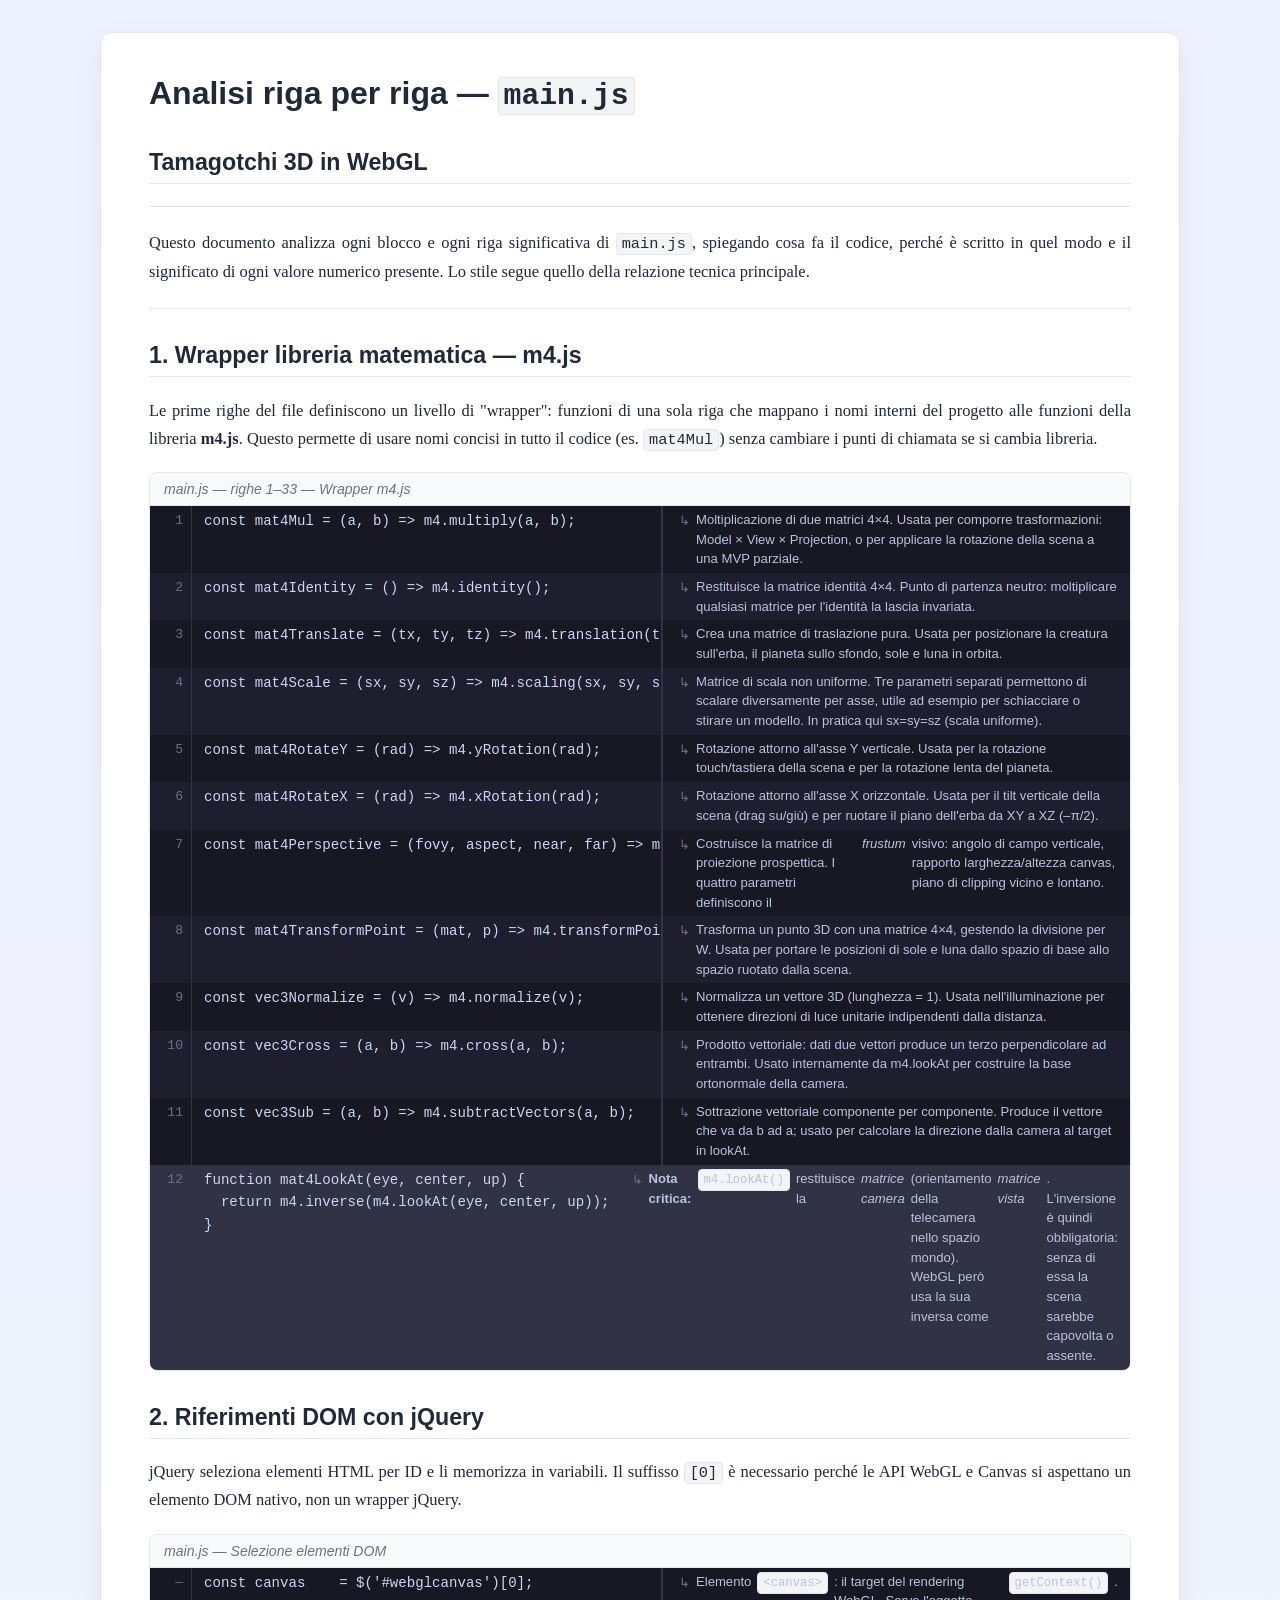
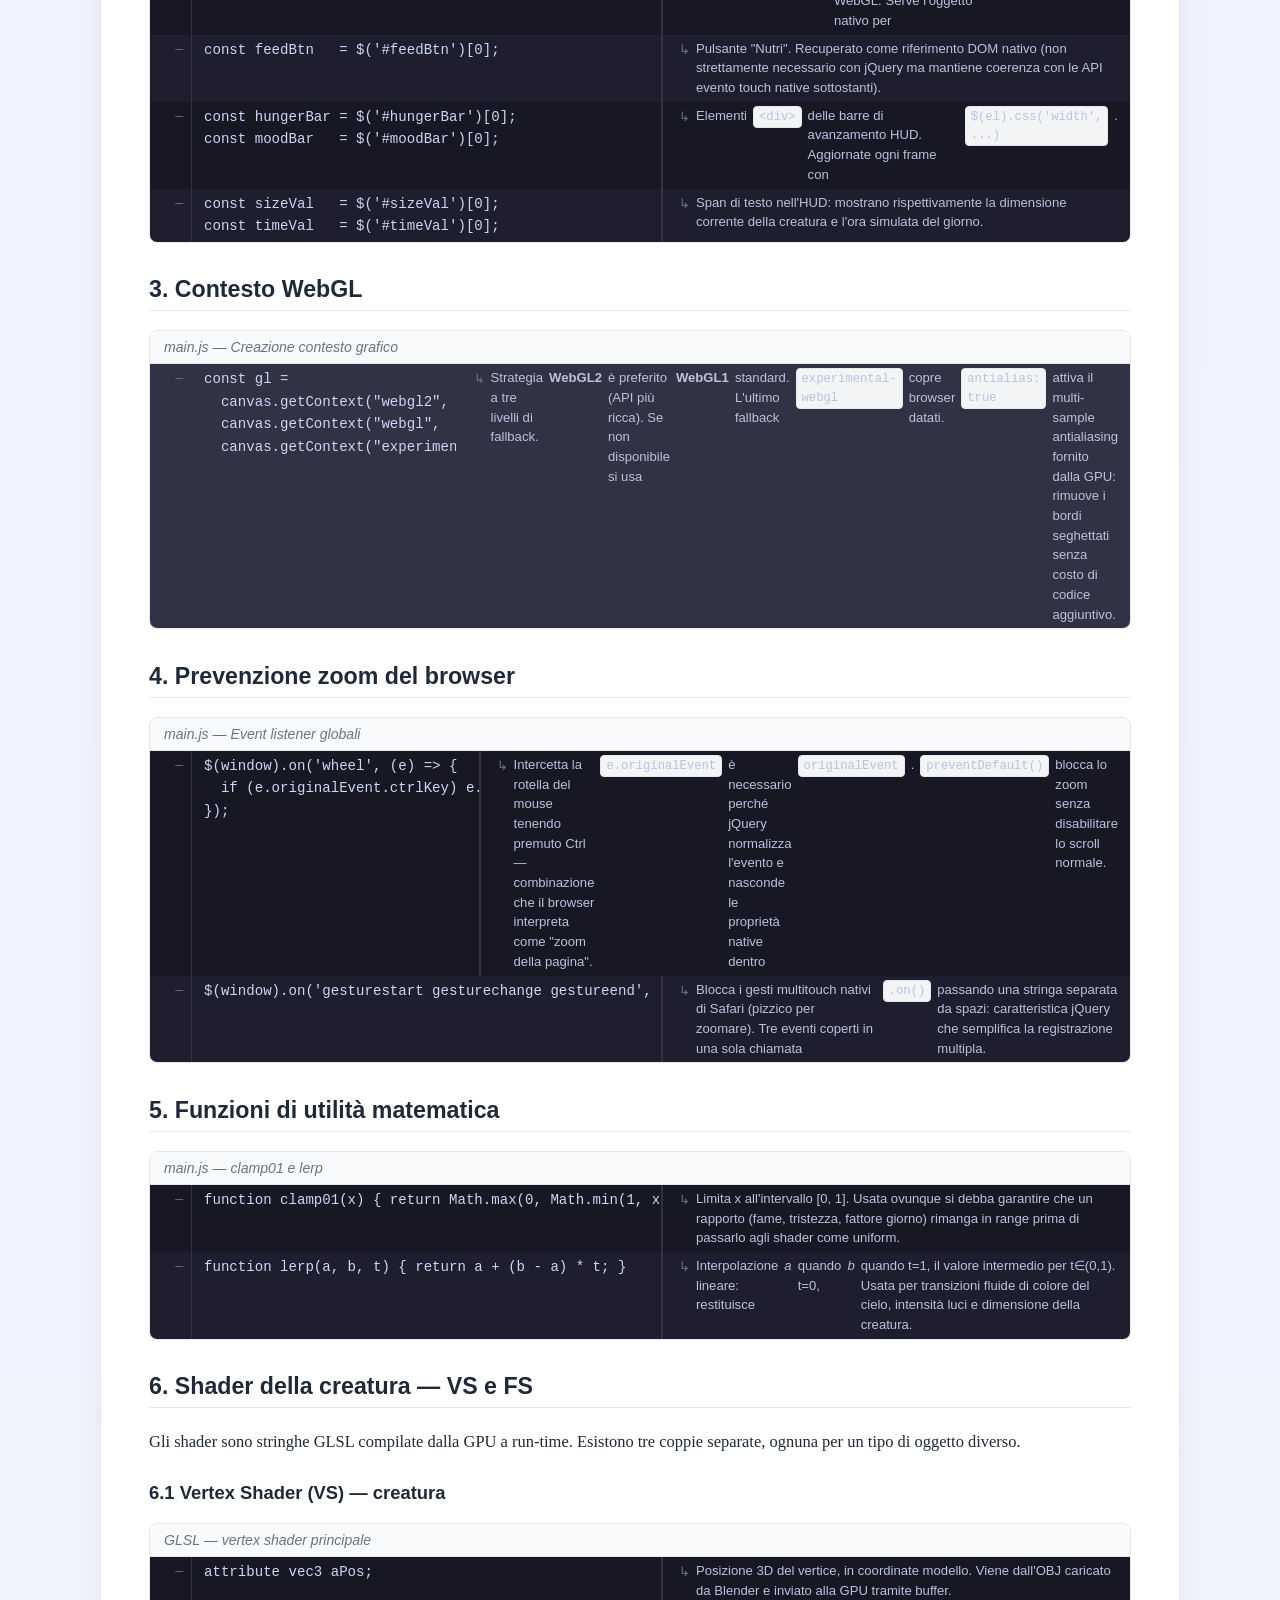
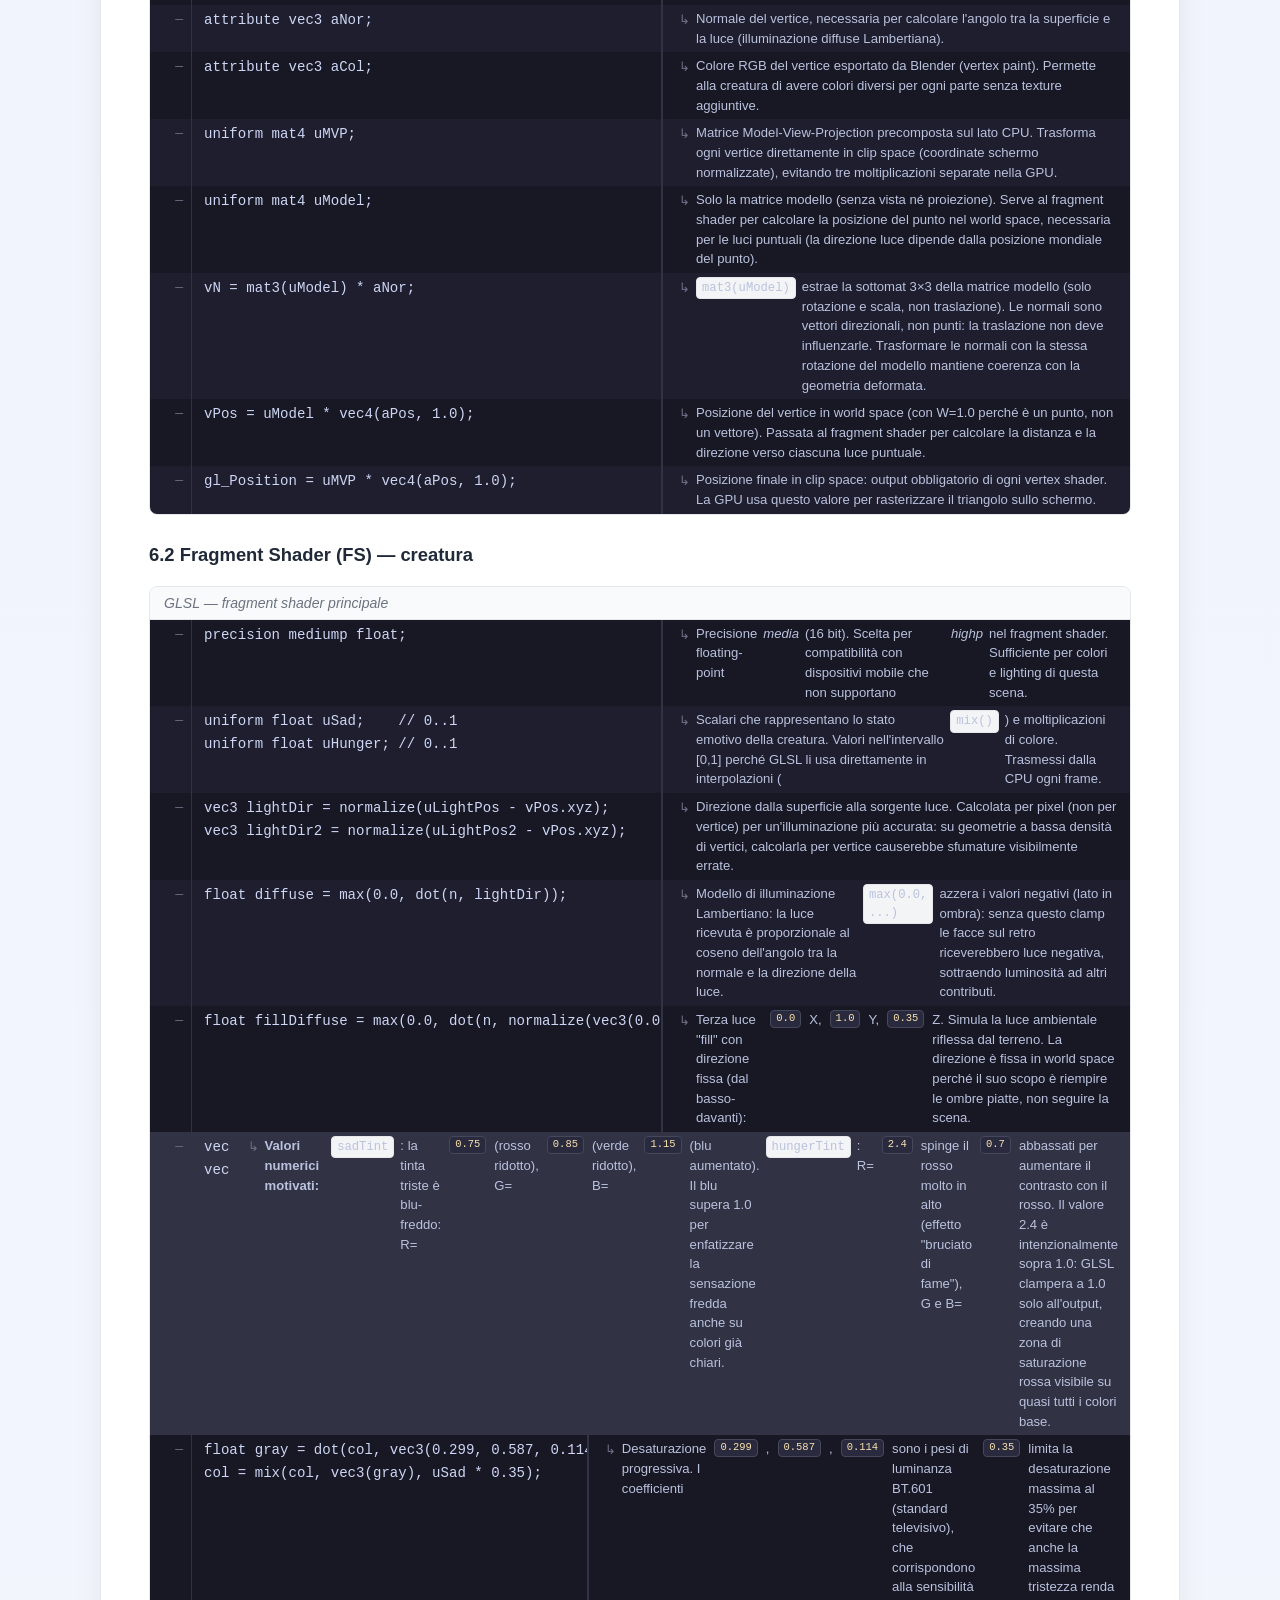
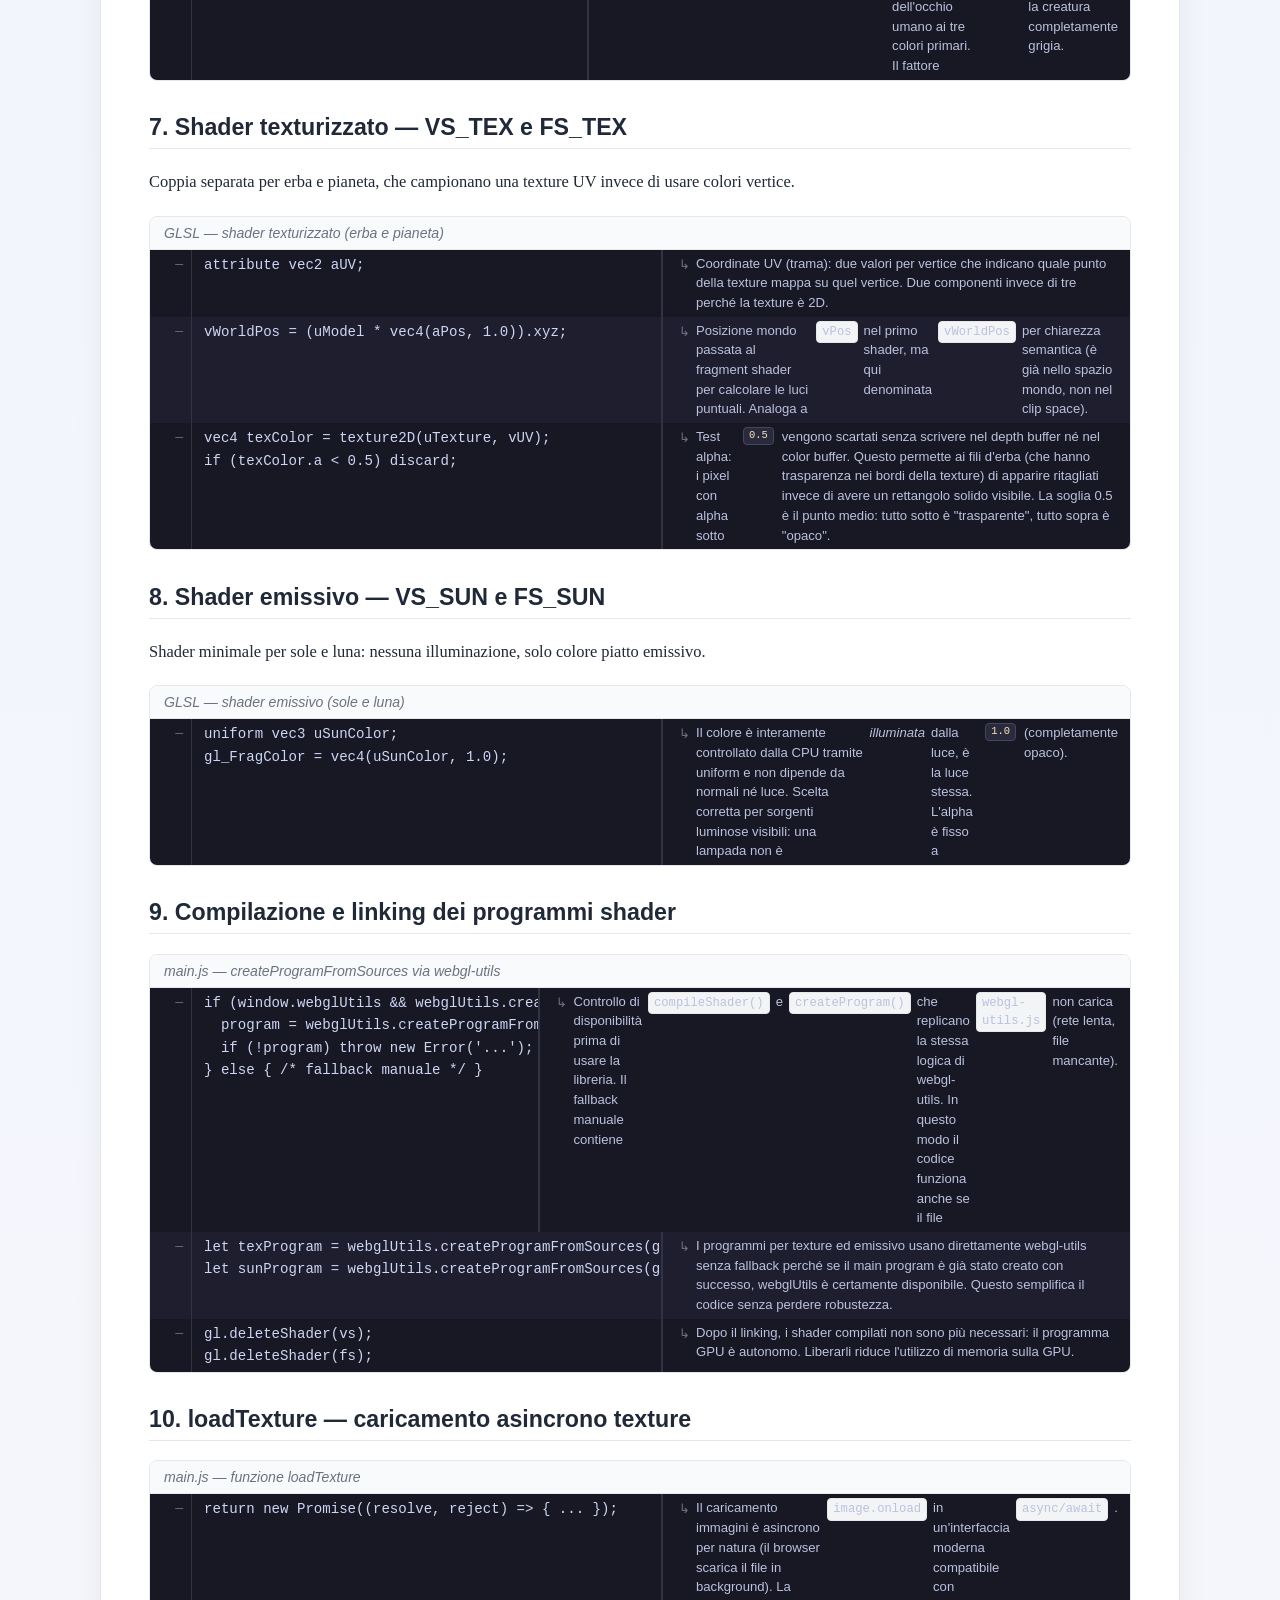
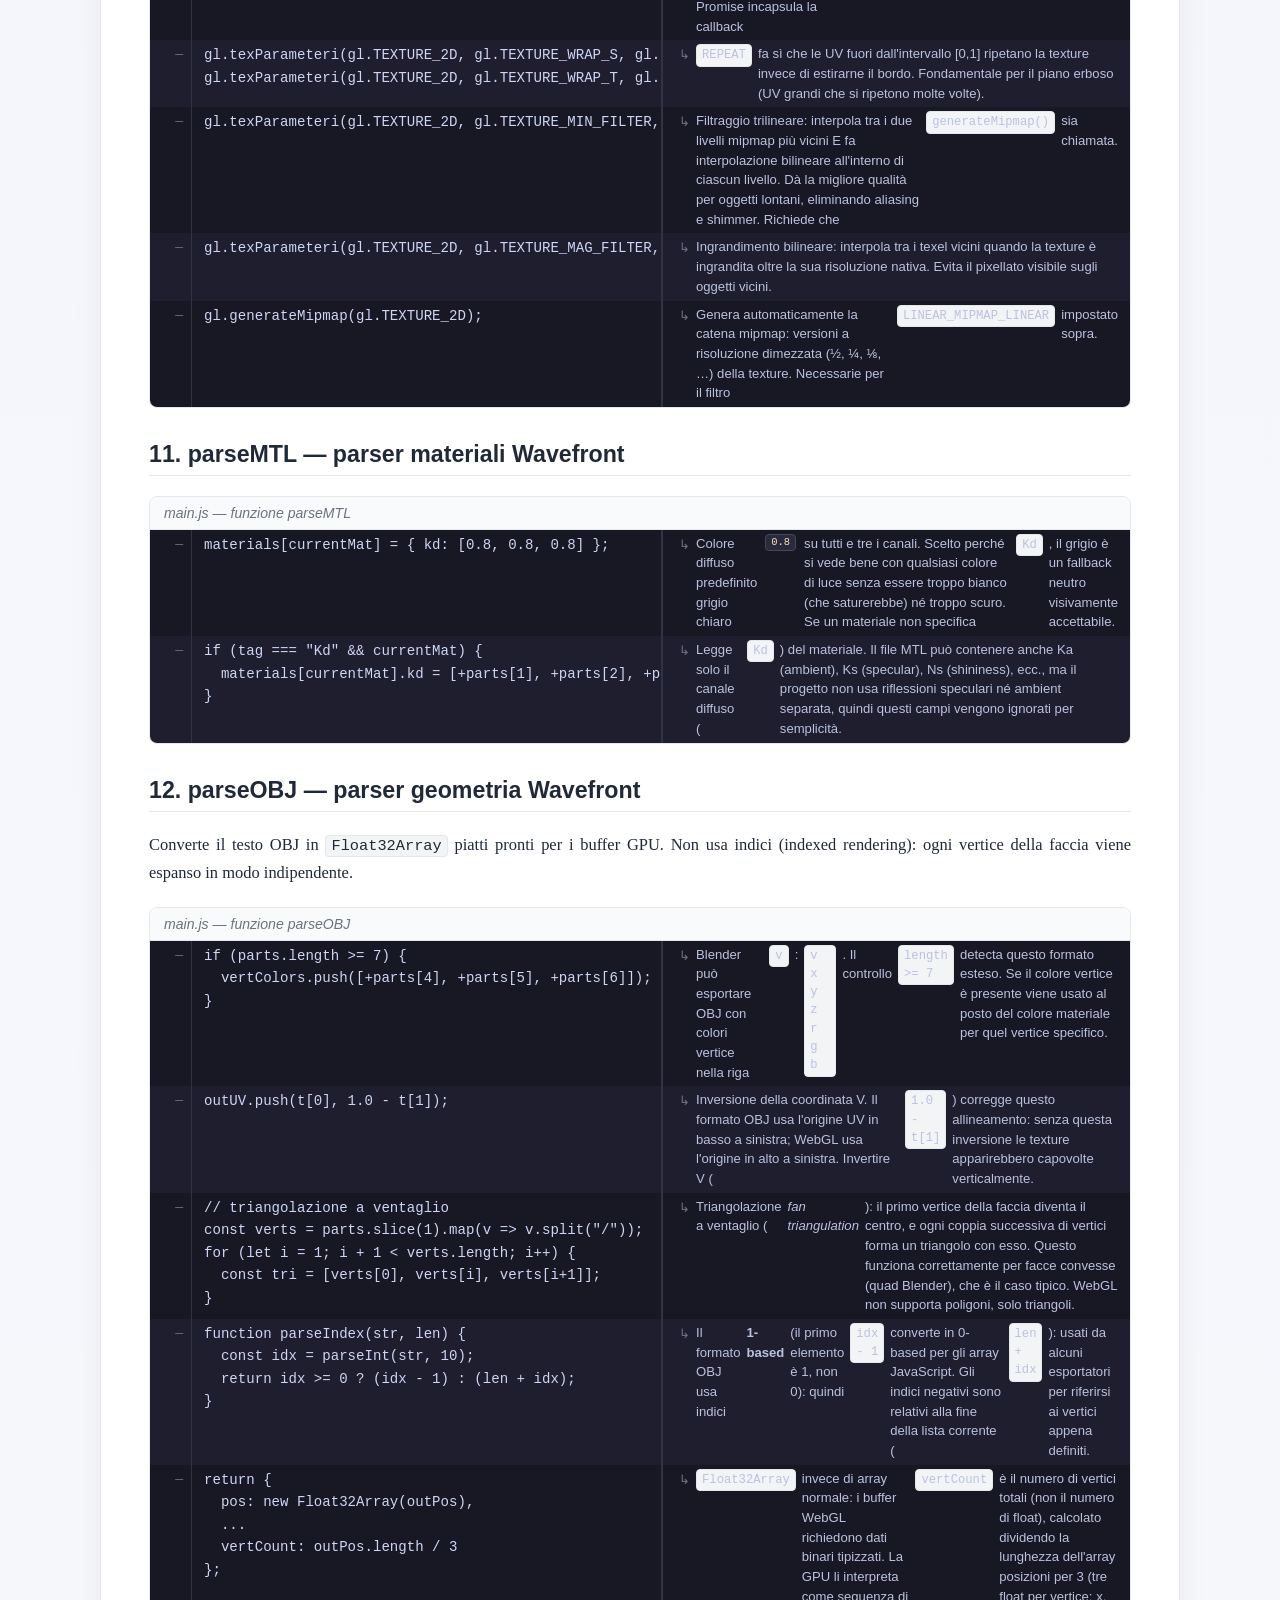
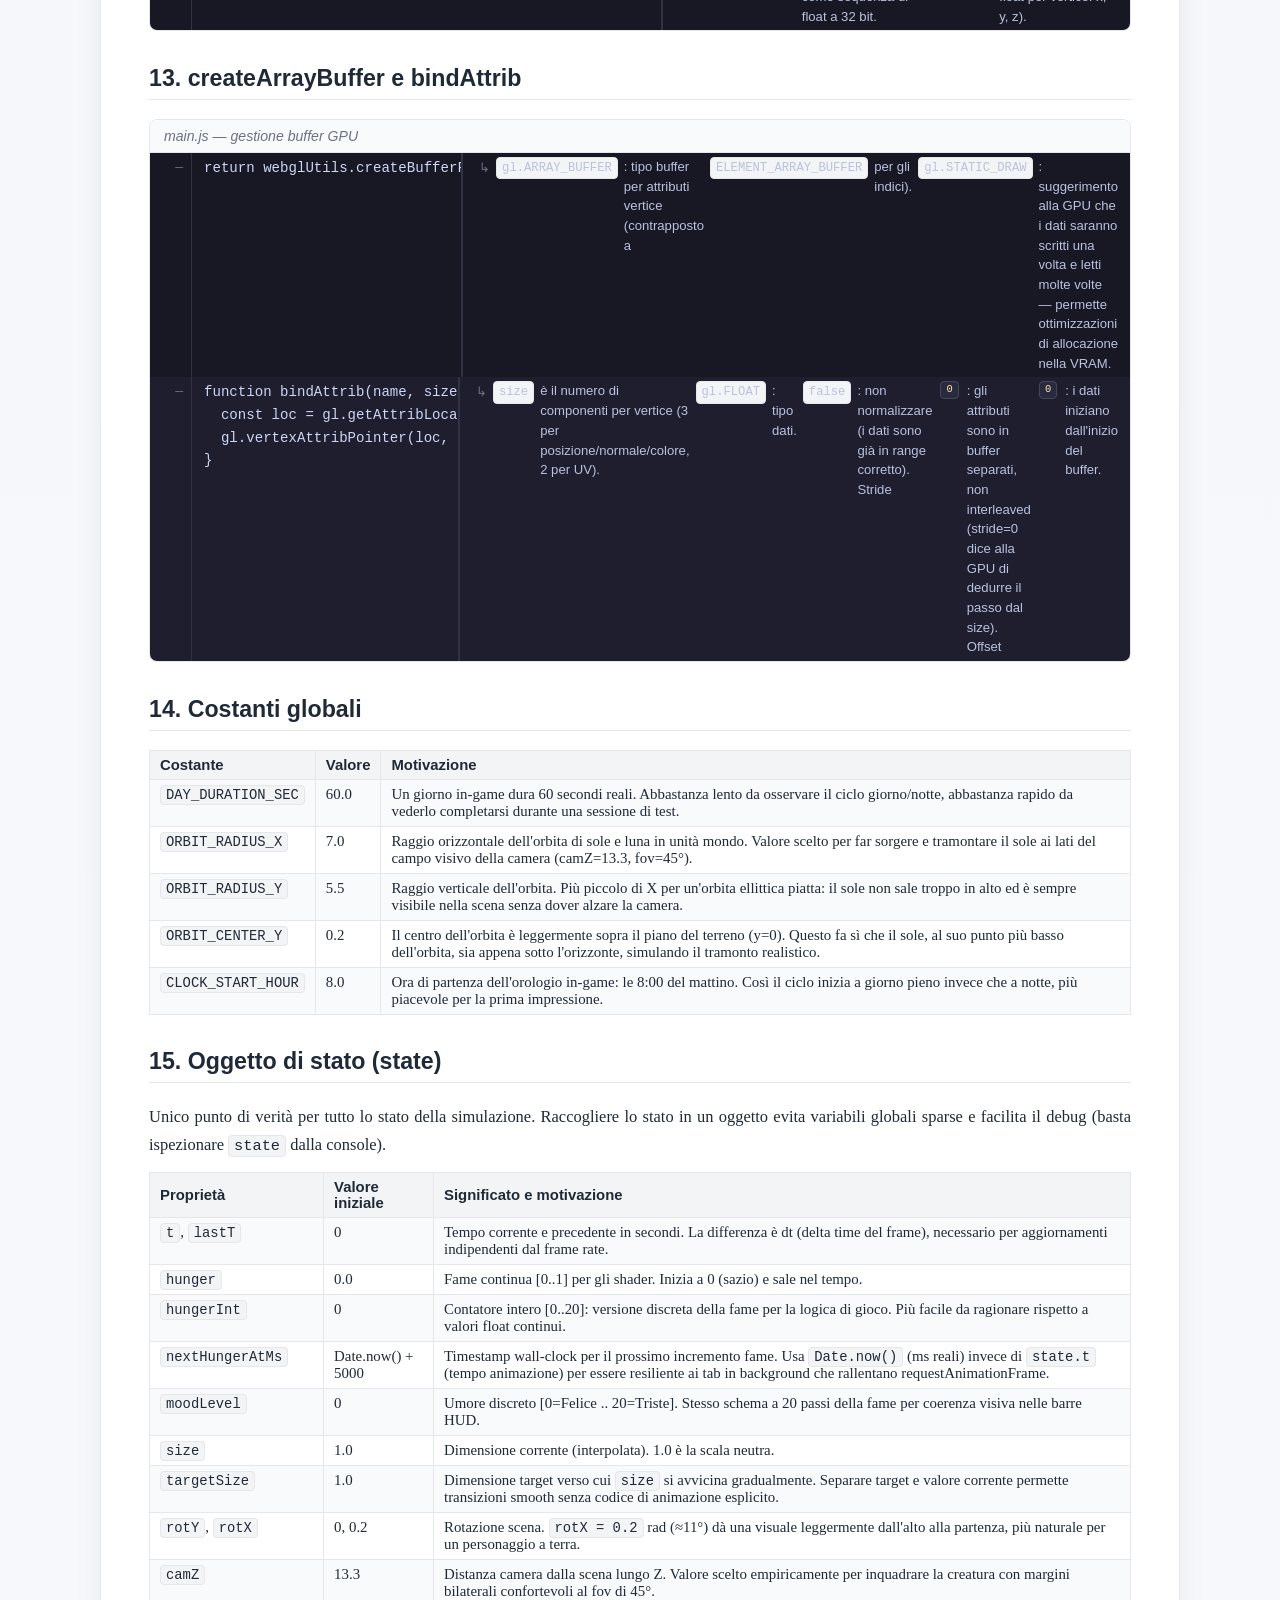
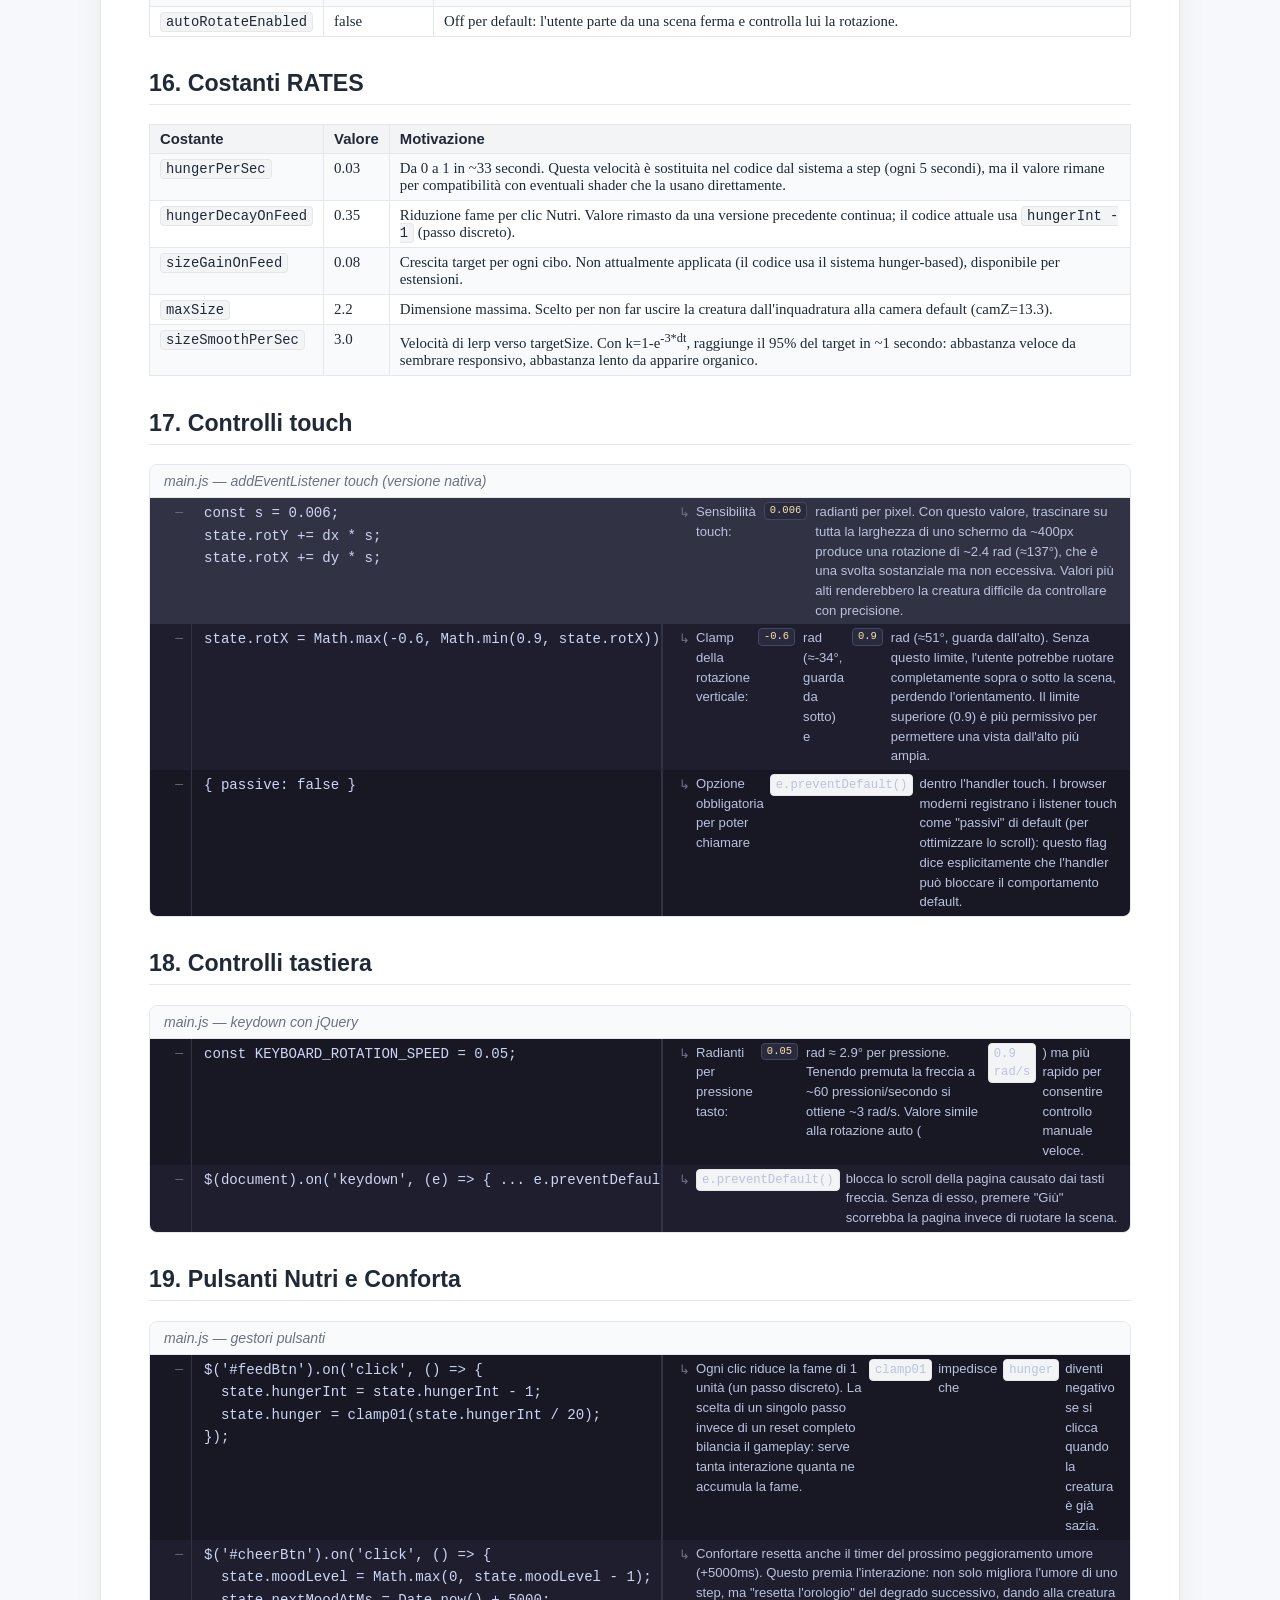
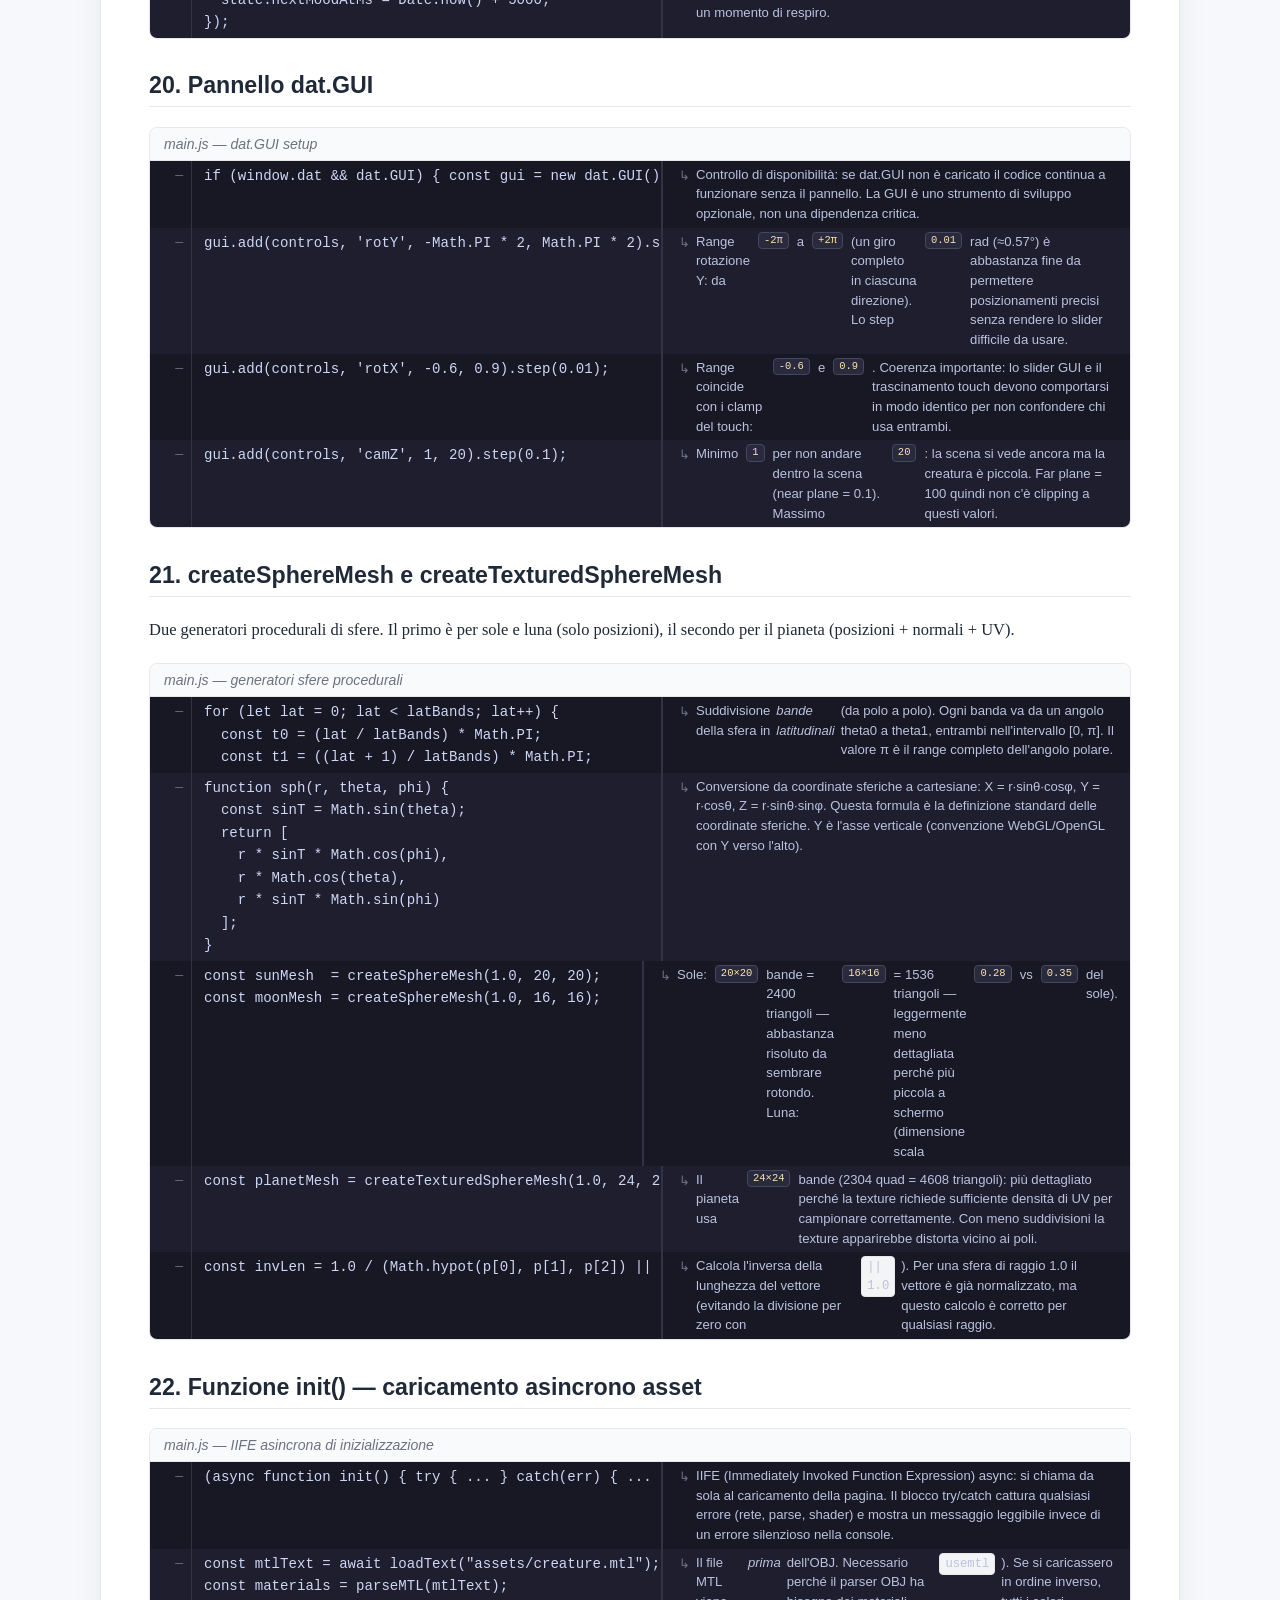
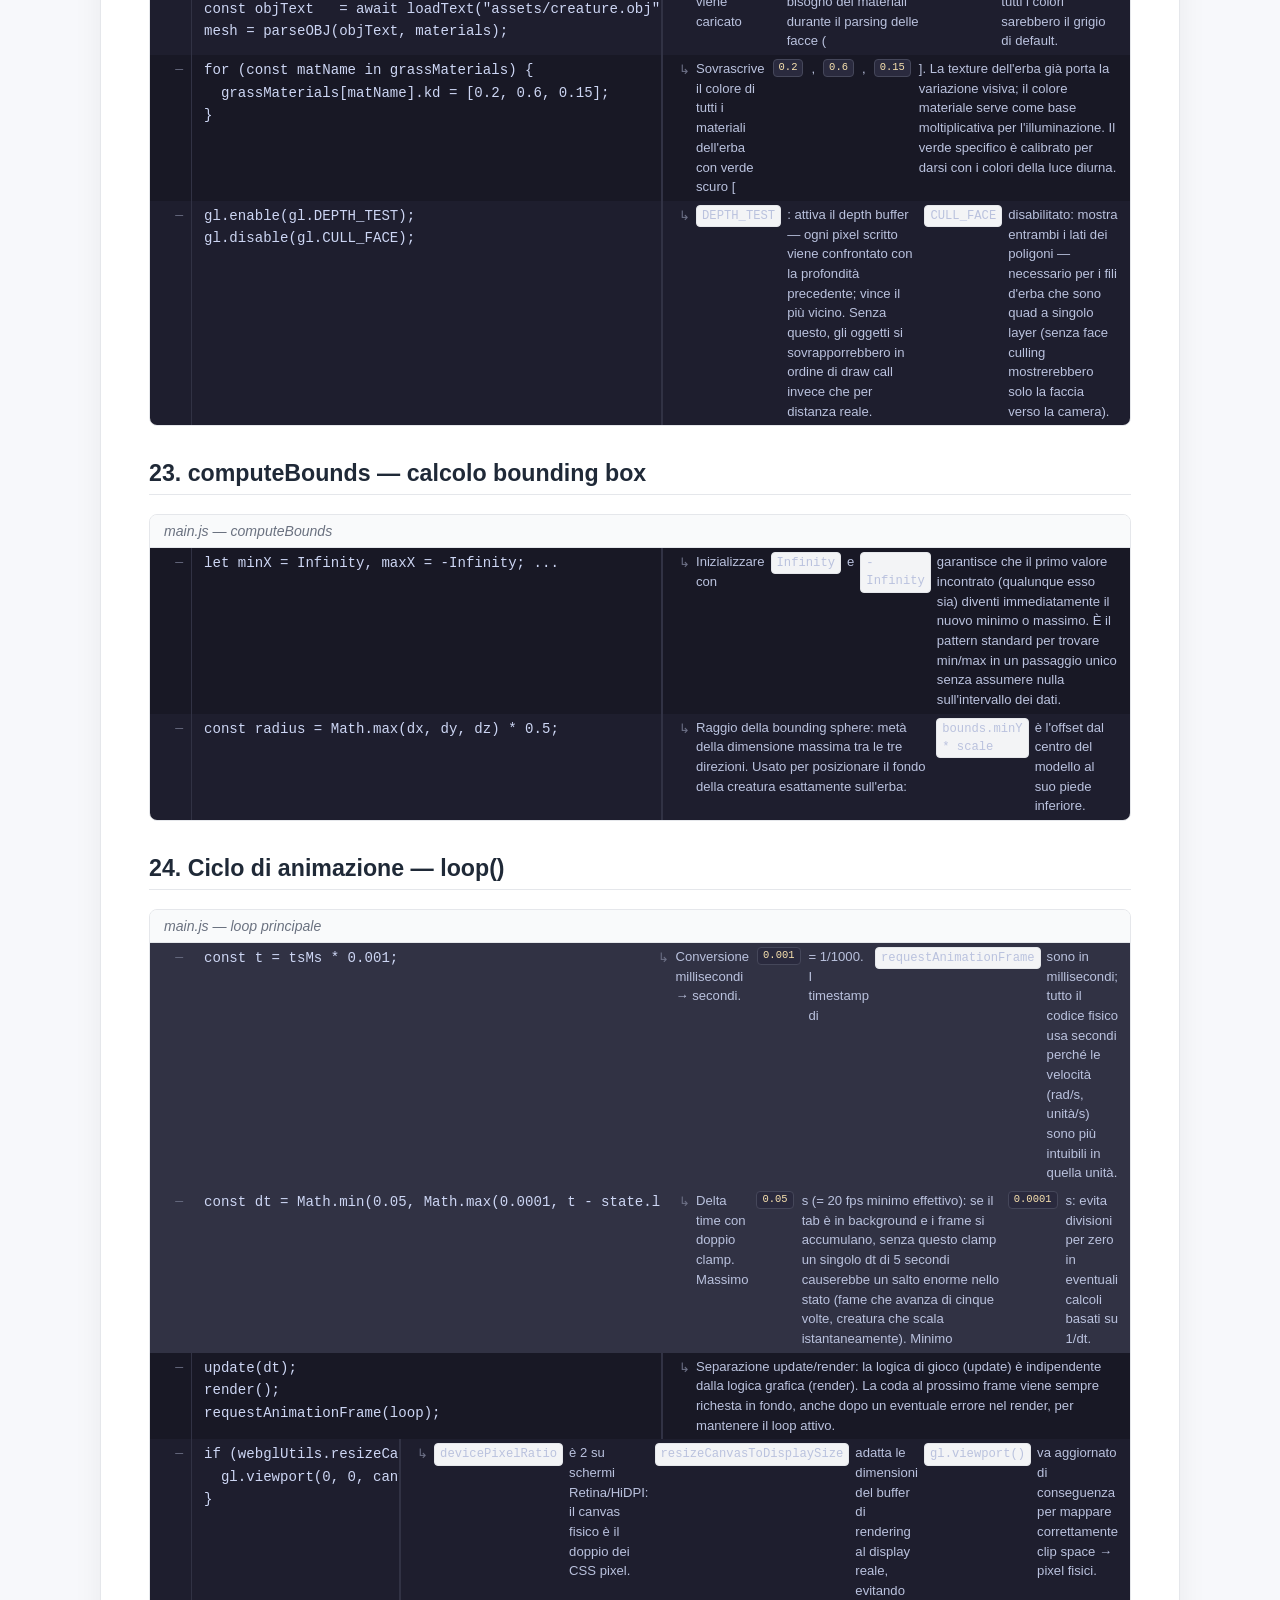
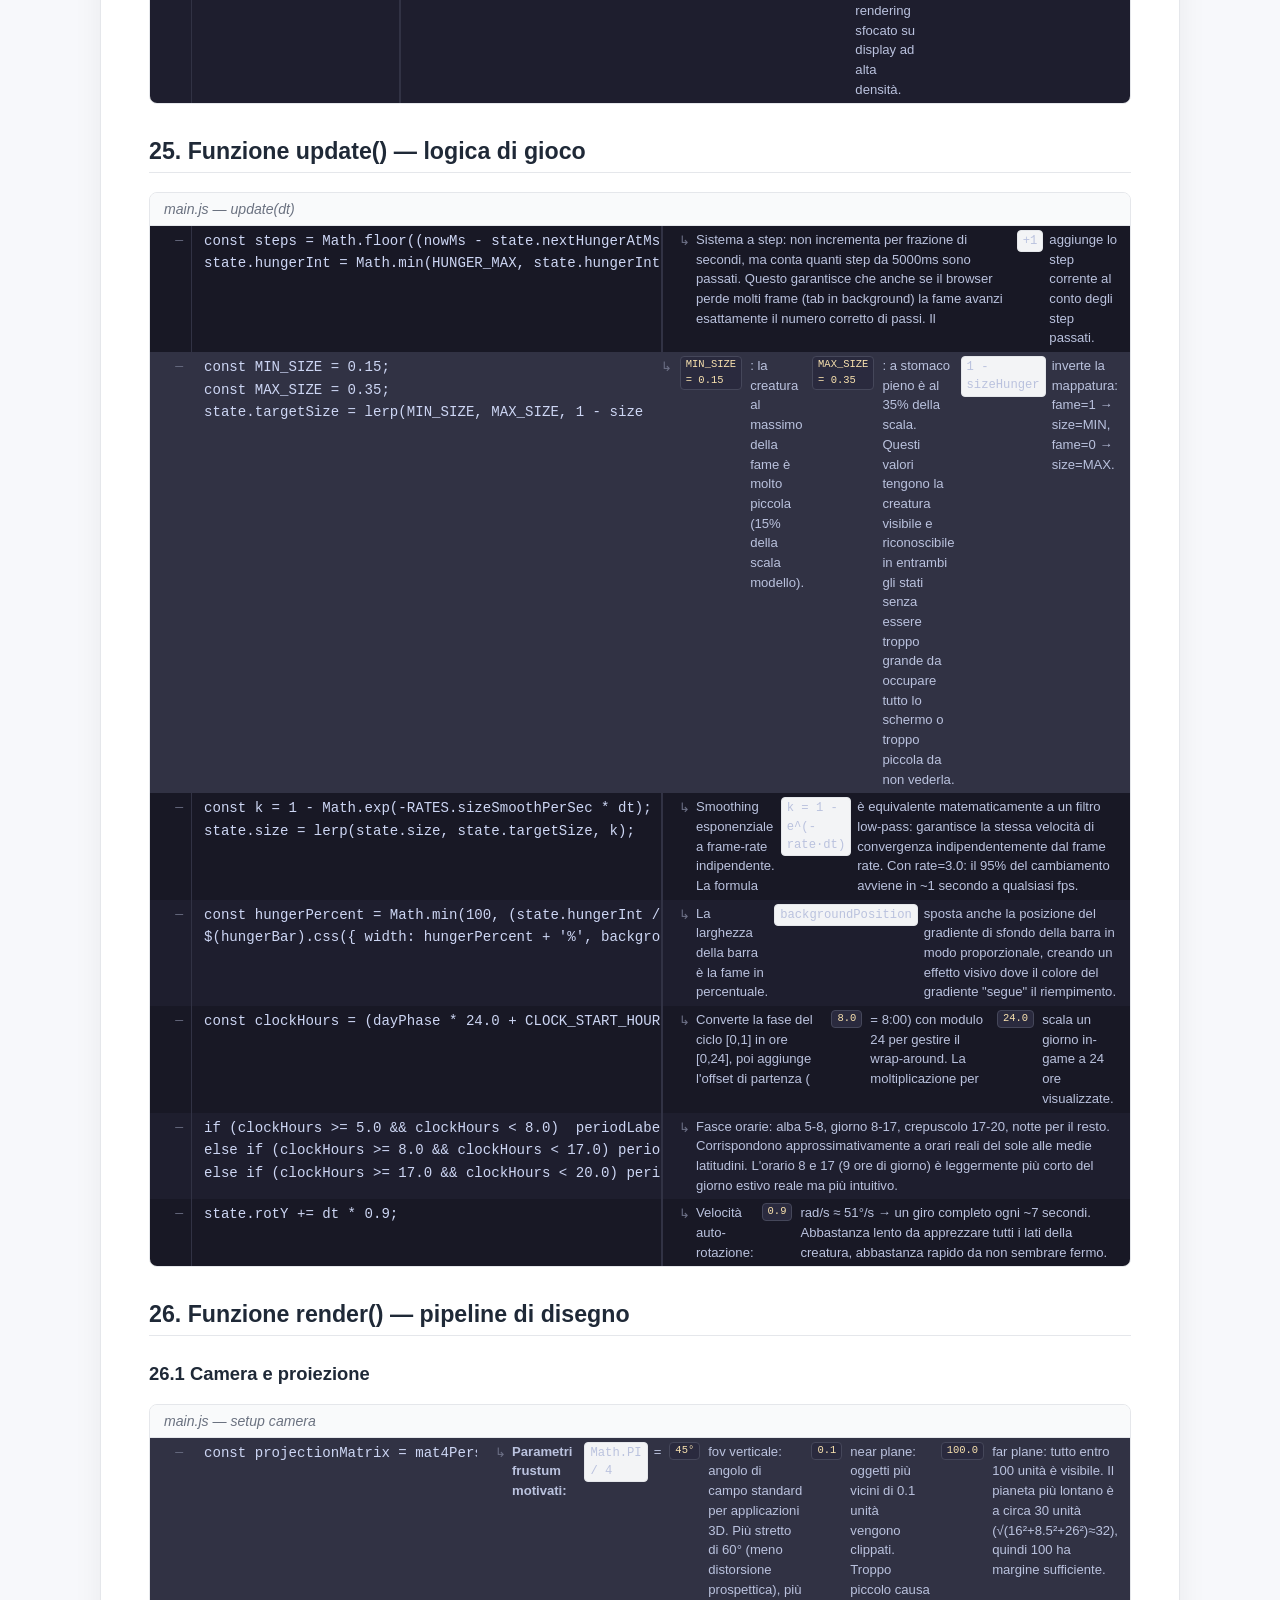
<file: project/CODICE.html>
<!doctype html>
<html lang="it">
<head>
  <meta charset="utf-8">
  <meta name="viewport" content="width=device-width, initial-scale=1">
  <title>Analisi del codice - main.js | Tamagotchi 3D in WebGL</title>
  <style>
    :root{--bg:#f7f8fb;--paper:#fff;--text:#1f2937;--border:#e5e7eb;--accent:#0f766e;
          --code-bg:#1e1e2e;--code-text:#cdd6f4;--line-num:#6c7086;--highlight:#313244;
          --tag-blue:#89b4fa;--tag-green:#a6e3a1;--tag-yellow:#f9e2af;--tag-red:#f38ba8;
          --tag-purple:#cba6f7;--tag-orange:#fab387}
    *{box-sizing:border-box}
    body{margin:0;font-family:Georgia,"Times New Roman",serif;color:var(--text);
         background:linear-gradient(180deg,#eef2ff 0%,var(--bg) 40%)}
    main{max-width:1080px;margin:32px auto;background:var(--paper);border:1px solid var(--border);
         border-radius:12px;padding:40px 48px;box-shadow:0 10px 30px rgba(0,0,0,.06)}
    h1,h2,h3,h4{font-family:"Segoe UI",Tahoma,sans-serif;line-height:1.25;margin-top:1.4em}
    h1{font-size:2rem;margin-top:0}
    h2{font-size:1.45rem;border-bottom:1px solid var(--border);padding-bottom:6px}
    h3{font-size:1.15rem}
    h4{font-size:1rem;margin-top:1em;color:#374151}
    p{font-size:1.03rem;line-height:1.7;margin:.8em 0;text-align:justify}
    ul,ol{margin:.6em 0 1em 1.3em;line-height:1.6}
    hr{border:0;border-top:1px solid var(--border);margin:1.4em 0}
    a{color:var(--accent);text-decoration:none}
    a:hover{text-decoration:underline}

    /* Inline code */
    code{font-family:Consolas,Monaco,monospace;background:#f3f4f6;border:1px solid #e5e7eb;
         border-radius:4px;padding:1px 5px;font-size:.93em}

    /* Code block with line-by-line annotations */
    .block{margin:1.2em 0 1.8em;border:1px solid var(--border);border-radius:8px;overflow:hidden}
    .block-header{background:#f9fafb;border-bottom:1px solid var(--border);
                  padding:8px 14px;font-family:"Segoe UI",sans-serif;font-size:.88rem;
                  color:#6b7280;font-style:italic}

    /* A single annotated line */
    .line{display:grid;grid-template-columns:42px 1fr 1fr;min-height:28px}
    .line:nth-child(odd){background:var(--code-bg)}
    .line:nth-child(even){background:#181825}
    .line.hl{background:var(--highlight)!important}
    .line.sep{grid-template-columns:1fr;background:#0d0d14;border-top:1px solid #313244;
              border-bottom:1px solid #313244}
    .line.sep .sep-label{color:#6c7086;font-size:.8rem;font-family:"Segoe UI",sans-serif;
                         padding:5px 14px;font-style:italic}

    .ln{color:var(--line-num);font-family:Consolas,Monaco,monospace;font-size:.82rem;
        padding:4px 8px;text-align:right;user-select:none;border-right:1px solid #313244;
        line-height:1.6}
    .src{font-family:Consolas,Monaco,monospace;font-size:.88rem;color:var(--code-text);
         padding:4px 12px;white-space:pre;overflow-x:auto;line-height:1.6}
    .ann{font-family:"Segoe UI",Tahoma,sans-serif;font-size:.82rem;color:#bac2de;
         padding:4px 12px 4px 16px;border-left:2px solid #313244;line-height:1.5;
         display:flex;align-items:flex-start;gap:6px}
    .ann::before{content:"↳";color:#6c7086;flex-shrink:0;margin-top:1px}

    /* Value badges */
    .val{display:inline-block;background:#2a2a3e;border:1px solid #45475a;border-radius:4px;
         padding:0 5px;margin:0 2px;font-family:Consolas,Monaco,monospace;font-size:.8em;
         color:var(--tag-yellow)}
    .kw{color:var(--tag-blue)}
    .str{color:var(--tag-green)}
    .num{color:var(--tag-yellow)}
    .fn{color:var(--tag-orange)}
    .cm{color:#6c7086;font-style:italic}
    .lib{color:var(--tag-purple)}

    /* Summary box */
    .box{background:#f0fdf4;border:1px solid #bbf7d0;border-radius:6px;
         padding:12px 16px;margin:1em 0;font-size:.97rem;line-height:1.6}
    .box.warn{background:#fffbeb;border-color:#fde68a}
    .box.info{background:#eff6ff;border-color:#bfdbfe}

    /* Number annotation table */
    table.nums{width:100%;border-collapse:collapse;margin:.8em 0;font-size:.93rem}
    table.nums th{background:#f3f4f6;padding:6px 10px;text-align:left;
                  border:1px solid var(--border);font-family:"Segoe UI",sans-serif}
    table.nums td{padding:6px 10px;border:1px solid var(--border);vertical-align:top}
    table.nums tr:nth-child(even) td{background:#f9fafb}
  </style>
</head>
<body>
<main>

<h1>Analisi riga per riga — <code>main.js</code></h1>
<h2>Tamagotchi 3D in WebGL</h2>

<hr>

<p>Questo documento analizza ogni blocco e ogni riga significativa di <code>main.js</code>, spiegando cosa fa il codice, perché è scritto in quel modo e il significato di ogni valore numerico presente. Lo stile segue quello della relazione tecnica principale.</p>

<hr>

<!-- ═══════════════════════════════════════════════════════════════════ -->
<h2>1. Wrapper libreria matematica — m4.js</h2>
<!-- ═══════════════════════════════════════════════════════════════════ -->
<p>Le prime righe del file definiscono un livello di "wrapper": funzioni di una sola riga che mappano i nomi interni del progetto alle funzioni della libreria <strong>m4.js</strong>. Questo permette di usare nomi concisi in tutto il codice (es. <code>mat4Mul</code>) senza cambiare i punti di chiamata se si cambia libreria.</p>

<div class="block">
  <div class="block-header">main.js — righe 1–33 — Wrapper m4.js</div>

  <div class="line">
    <div class="ln">1</div>
    <div class="src">const mat4Mul = (a, b) => m4.multiply(a, b);</div>
    <div class="ann">Moltiplicazione di due matrici 4×4. Usata per comporre trasformazioni: Model × View × Projection, o per applicare la rotazione della scena a una MVP parziale.</div>
  </div>
  <div class="line">
    <div class="ln">2</div>
    <div class="src">const mat4Identity = () => m4.identity();</div>
    <div class="ann">Restituisce la matrice identità 4×4. Punto di partenza neutro: moltiplicare qualsiasi matrice per l'identità la lascia invariata.</div>
  </div>
  <div class="line">
    <div class="ln">3</div>
    <div class="src">const mat4Translate = (tx, ty, tz) => m4.translation(tx, ty, tz);</div>
    <div class="ann">Crea una matrice di traslazione pura. Usata per posizionare la creatura sull'erba, il pianeta sullo sfondo, sole e luna in orbita.</div>
  </div>
  <div class="line">
    <div class="ln">4</div>
    <div class="src">const mat4Scale = (sx, sy, sz) => m4.scaling(sx, sy, sz);</div>
    <div class="ann">Matrice di scala non uniforme. Tre parametri separati permettono di scalare diversamente per asse, utile ad esempio per schiacciare o stirare un modello. In pratica qui sx=sy=sz (scala uniforme).</div>
  </div>
  <div class="line">
    <div class="ln">5</div>
    <div class="src">const mat4RotateY = (rad) => m4.yRotation(rad);</div>
    <div class="ann">Rotazione attorno all'asse Y verticale. Usata per la rotazione touch/tastiera della scena e per la rotazione lenta del pianeta.</div>
  </div>
  <div class="line">
    <div class="ln">6</div>
    <div class="src">const mat4RotateX = (rad) => m4.xRotation(rad);</div>
    <div class="ann">Rotazione attorno all'asse X orizzontale. Usata per il tilt verticale della scena (drag su/giù) e per ruotare il piano dell'erba da XY a XZ (–π/2).</div>
  </div>
  <div class="line">
    <div class="ln">7</div>
    <div class="src">const mat4Perspective = (fovy, aspect, near, far) => m4.perspective(fovy, aspect, near, far);</div>
    <div class="ann">Costruisce la matrice di proiezione prospettica. I quattro parametri definiscono il <em>frustum</em> visivo: angolo di campo verticale, rapporto larghezza/altezza canvas, piano di clipping vicino e lontano.</div>
  </div>
  <div class="line">
    <div class="ln">8</div>
    <div class="src">const mat4TransformPoint = (mat, p) => m4.transformPoint(mat, p);</div>
    <div class="ann">Trasforma un punto 3D con una matrice 4×4, gestendo la divisione per W. Usata per portare le posizioni di sole e luna dallo spazio di base allo spazio ruotato dalla scena.</div>
  </div>
  <div class="line">
    <div class="ln">9</div>
    <div class="src">const vec3Normalize = (v) => m4.normalize(v);</div>
    <div class="ann">Normalizza un vettore 3D (lunghezza = 1). Usata nell'illuminazione per ottenere direzioni di luce unitarie indipendenti dalla distanza.</div>
  </div>
  <div class="line">
    <div class="ln">10</div>
    <div class="src">const vec3Cross = (a, b) => m4.cross(a, b);</div>
    <div class="ann">Prodotto vettoriale: dati due vettori produce un terzo perpendicolare ad entrambi. Usato internamente da m4.lookAt per costruire la base ortonormale della camera.</div>
  </div>
  <div class="line">
    <div class="ln">11</div>
    <div class="src">const vec3Sub = (a, b) => m4.subtractVectors(a, b);</div>
    <div class="ann">Sottrazione vettoriale componente per componente. Produce il vettore che va da b ad a; usato per calcolare la direzione dalla camera al target in lookAt.</div>
  </div>
  <div class="line hl">
    <div class="ln">12</div>
    <div class="src">function mat4LookAt(eye, center, up) {
  return m4.inverse(m4.lookAt(eye, center, up));
}</div>
    <div class="ann"><strong>Nota critica:</strong> <code>m4.lookAt()</code> restituisce la <em>matrice camera</em> (orientamento della telecamera nello spazio mondo). WebGL però usa la sua inversa come <em>matrice vista</em>. L'inversione è quindi obbligatoria: senza di essa la scena sarebbe capovolta o assente.</div>
  </div>
</div>

<!-- ═══════════════════════════════════════════════════════════════════ -->
<h2>2. Riferimenti DOM con jQuery</h2>
<!-- ═══════════════════════════════════════════════════════════════════ -->
<p>jQuery seleziona elementi HTML per ID e li memorizza in variabili. Il suffisso <code>[0]</code> è necessario perché le API WebGL e Canvas si aspettano un elemento DOM nativo, non un wrapper jQuery.</p>

<div class="block">
  <div class="block-header">main.js — Selezione elementi DOM</div>

  <div class="line">
    <div class="ln">—</div>
    <div class="src">const canvas    = $('#webglcanvas')[0];</div>
    <div class="ann">Elemento <code>&lt;canvas&gt;</code>: il target del rendering WebGL. Serve l'oggetto nativo per <code>getContext()</code>.</div>
  </div>
  <div class="line">
    <div class="ln">—</div>
    <div class="src">const feedBtn   = $('#feedBtn')[0];</div>
    <div class="ann">Pulsante "Nutri". Recuperato come riferimento DOM nativo (non strettamente necessario con jQuery ma mantiene coerenza con le API evento touch native sottostanti).</div>
  </div>
  <div class="line">
    <div class="ln">—</div>
    <div class="src">const hungerBar = $('#hungerBar')[0];
const moodBar   = $('#moodBar')[0];</div>
    <div class="ann">Elementi <code>&lt;div&gt;</code> delle barre di avanzamento HUD. Aggiornate ogni frame con <code>$(el).css('width', ...)</code>.</div>
  </div>
  <div class="line">
    <div class="ln">—</div>
    <div class="src">const sizeVal   = $('#sizeVal')[0];
const timeVal   = $('#timeVal')[0];</div>
    <div class="ann">Span di testo nell'HUD: mostrano rispettivamente la dimensione corrente della creatura e l'ora simulata del giorno.</div>
  </div>
</div>

<!-- ═══════════════════════════════════════════════════════════════════ -->
<h2>3. Contesto WebGL</h2>
<!-- ═══════════════════════════════════════════════════════════════════ -->
<div class="block">
  <div class="block-header">main.js — Creazione contesto grafico</div>
  <div class="line hl">
    <div class="ln">—</div>
    <div class="src">const gl =
  canvas.getContext("webgl2", { antialias: true }) ||
  canvas.getContext("webgl",  { antialias: true }) ||
  canvas.getContext("experimental-webgl");</div>
    <div class="ann">Strategia a tre livelli di fallback. <strong>WebGL2</strong> è preferito (API più ricca). Se non disponibile si usa <strong>WebGL1</strong> standard. L'ultimo fallback <code>experimental-webgl</code> copre browser datati. <code>antialias: true</code> attiva il multi-sample antialiasing fornito dalla GPU: rimuove i bordi seghettati senza costo di codice aggiuntivo.</div>
  </div>
</div>

<!-- ═══════════════════════════════════════════════════════════════════ -->
<h2>4. Prevenzione zoom del browser</h2>
<!-- ═══════════════════════════════════════════════════════════════════ -->
<div class="block">
  <div class="block-header">main.js — Event listener globali</div>
  <div class="line">
    <div class="ln">—</div>
    <div class="src">$(window).on('wheel', (e) => {
  if (e.originalEvent.ctrlKey) e.preventDefault();
});</div>
    <div class="ann">Intercetta la rotella del mouse tenendo premuto Ctrl — combinazione che il browser interpreta come "zoom della pagina". <code>e.originalEvent</code> è necessario perché jQuery normalizza l'evento e nasconde le proprietà native dentro <code>originalEvent</code>. <code>preventDefault()</code> blocca lo zoom senza disabilitare lo scroll normale.</div>
  </div>
  <div class="line">
    <div class="ln">—</div>
    <div class="src">$(window).on('gesturestart gesturechange gestureend', (e) => e.preventDefault());</div>
    <div class="ann">Blocca i gesti multitouch nativi di Safari (pizzico per zoomare). Tre eventi coperti in una sola chiamata <code>.on()</code> passando una stringa separata da spazi: caratteristica jQuery che semplifica la registrazione multipla.</div>
  </div>
</div>

<!-- ═══════════════════════════════════════════════════════════════════ -->
<h2>5. Funzioni di utilità matematica</h2>
<!-- ═══════════════════════════════════════════════════════════════════ -->
<div class="block">
  <div class="block-header">main.js — clamp01 e lerp</div>
  <div class="line">
    <div class="ln">—</div>
    <div class="src">function clamp01(x) { return Math.max(0, Math.min(1, x)); }</div>
    <div class="ann">Limita x all'intervallo [0, 1]. Usata ovunque si debba garantire che un rapporto (fame, tristezza, fattore giorno) rimanga in range prima di passarlo agli shader come uniform.</div>
  </div>
  <div class="line">
    <div class="ln">—</div>
    <div class="src">function lerp(a, b, t) { return a + (b - a) * t; }</div>
    <div class="ann">Interpolazione lineare: restituisce <em>a</em> quando t=0, <em>b</em> quando t=1, il valore intermedio per t∈(0,1). Usata per transizioni fluide di colore del cielo, intensità luci e dimensione della creatura.</div>
  </div>
</div>

<!-- ═══════════════════════════════════════════════════════════════════ -->
<h2>6. Shader della creatura — VS e FS</h2>
<!-- ═══════════════════════════════════════════════════════════════════ -->
<p>Gli shader sono stringhe GLSL compilate dalla GPU a run-time. Esistono tre coppie separate, ognuna per un tipo di oggetto diverso.</p>

<h3>6.1 Vertex Shader (VS) — creatura</h3>
<div class="block">
  <div class="block-header">GLSL — vertex shader principale</div>
  <div class="line">
    <div class="ln">—</div>
    <div class="src">attribute vec3 aPos;</div>
    <div class="ann">Posizione 3D del vertice, in coordinate modello. Viene dall'OBJ caricato da Blender e inviato alla GPU tramite buffer.</div>
  </div>
  <div class="line">
    <div class="ln">—</div>
    <div class="src">attribute vec3 aNor;</div>
    <div class="ann">Normale del vertice, necessaria per calcolare l'angolo tra la superficie e la luce (illuminazione diffuse Lambertiana).</div>
  </div>
  <div class="line">
    <div class="ln">—</div>
    <div class="src">attribute vec3 aCol;</div>
    <div class="ann">Colore RGB del vertice esportato da Blender (vertex paint). Permette alla creatura di avere colori diversi per ogni parte senza texture aggiuntive.</div>
  </div>
  <div class="line">
    <div class="ln">—</div>
    <div class="src">uniform mat4 uMVP;</div>
    <div class="ann">Matrice Model-View-Projection precomposta sul lato CPU. Trasforma ogni vertice direttamente in clip space (coordinate schermo normalizzate), evitando tre moltiplicazioni separate nella GPU.</div>
  </div>
  <div class="line">
    <div class="ln">—</div>
    <div class="src">uniform mat4 uModel;</div>
    <div class="ann">Solo la matrice modello (senza vista né proiezione). Serve al fragment shader per calcolare la posizione del punto nel world space, necessaria per le luci puntuali (la direzione luce dipende dalla posizione mondiale del punto).</div>
  </div>
  <div class="line">
    <div class="ln">—</div>
    <div class="src">vN = mat3(uModel) * aNor;</div>
    <div class="ann"><code>mat3(uModel)</code> estrae la sottomat 3×3 della matrice modello (solo rotazione e scala, non traslazione). Le normali sono vettori direzionali, non punti: la traslazione non deve influenzarle. Trasformare le normali con la stessa rotazione del modello mantiene coerenza con la geometria deformata.</div>
  </div>
  <div class="line">
    <div class="ln">—</div>
    <div class="src">vPos = uModel * vec4(aPos, 1.0);</div>
    <div class="ann">Posizione del vertice in world space (con W=1.0 perché è un punto, non un vettore). Passata al fragment shader per calcolare la distanza e la direzione verso ciascuna luce puntuale.</div>
  </div>
  <div class="line">
    <div class="ln">—</div>
    <div class="src">gl_Position = uMVP * vec4(aPos, 1.0);</div>
    <div class="ann">Posizione finale in clip space: output obbligatorio di ogni vertex shader. La GPU usa questo valore per rasterizzare il triangolo sullo schermo.</div>
  </div>
</div>

<h3>6.2 Fragment Shader (FS) — creatura</h3>
<div class="block">
  <div class="block-header">GLSL — fragment shader principale</div>
  <div class="line">
    <div class="ln">—</div>
    <div class="src">precision mediump float;</div>
    <div class="ann">Precisione floating-point <em>media</em> (16 bit). Scelta per compatibilità con dispositivi mobile che non supportano <em>highp</em> nel fragment shader. Sufficiente per colori e lighting di questa scena.</div>
  </div>
  <div class="line">
    <div class="ln">—</div>
    <div class="src">uniform float uSad;    // 0..1
uniform float uHunger; // 0..1</div>
    <div class="ann">Scalari che rappresentano lo stato emotivo della creatura. Valori nell'intervallo [0,1] perché GLSL li usa direttamente in interpolazioni (<code>mix()</code>) e moltiplicazioni di colore. Trasmessi dalla CPU ogni frame.</div>
  </div>
  <div class="line">
    <div class="ln">—</div>
    <div class="src">vec3 lightDir = normalize(uLightPos - vPos.xyz);
vec3 lightDir2 = normalize(uLightPos2 - vPos.xyz);</div>
    <div class="ann">Direzione dalla superficie alla sorgente luce. Calcolata per pixel (non per vertice) per un'illuminazione più accurata: su geometrie a bassa densità di vertici, calcolarla per vertice causerebbe sfumature visibilmente errate.</div>
  </div>
  <div class="line">
    <div class="ln">—</div>
    <div class="src">float diffuse = max(0.0, dot(n, lightDir));</div>
    <div class="ann">Modello di illuminazione Lambertiano: la luce ricevuta è proporzionale al coseno dell'angolo tra la normale e la direzione della luce. <code>max(0.0, ...)</code> azzera i valori negativi (lato in ombra): senza questo clamp le facce sul retro riceverebbero luce negativa, sottraendo luminosità ad altri contributi.</div>
  </div>
  <div class="line">
    <div class="ln">—</div>
    <div class="src">float fillDiffuse = max(0.0, dot(n, normalize(vec3(0.0, 1.0, 0.35))));</div>
    <div class="ann">Terza luce "fill" con direzione fissa (dal basso-davanti): <span class="val">0.0</span> X, <span class="val">1.0</span> Y, <span class="val">0.35</span> Z. Simula la luce ambientale riflessa dal terreno. La direzione è fissa in world space perché il suo scopo è riempire le ombre piatte, non seguire la scena.</div>
  </div>
  <div class="line hl">
    <div class="ln">—</div>
    <div class="src">vec3 sadTint  = mix(vec3(1.0), vec3(0.75, 0.85, 1.15), uSad);
vec3 hungerTint = mix(vec3(1.0), vec3(2.4, 0.7, 0.7), uHunger);</div>
    <div class="ann">
      <strong>Valori numerici motivati:</strong><br>
      <code>sadTint</code>: la tinta triste è blu-freddo: R=<span class="val">0.75</span> (rosso ridotto), G=<span class="val">0.85</span> (verde ridotto), B=<span class="val">1.15</span> (blu aumentato). Il blu supera 1.0 per enfatizzare la sensazione fredda anche su colori già chiari.<br>
      <code>hungerTint</code>: R=<span class="val">2.4</span> spinge il rosso molto in alto (effetto "bruciato di fame"), G e B=<span class="val">0.7</span> abbassati per aumentare il contrasto con il rosso. Il valore 2.4 è intenzionalmente sopra 1.0: GLSL clampera a 1.0 solo all'output, creando una zona di saturazione rossa visibile su quasi tutti i colori base.
    </div>
  </div>
  <div class="line">
    <div class="ln">—</div>
    <div class="src">float gray = dot(col, vec3(0.299, 0.587, 0.114));
col = mix(col, vec3(gray), uSad * 0.35);</div>
    <div class="ann">Desaturazione progressiva. I coefficienti <span class="val">0.299</span>, <span class="val">0.587</span>, <span class="val">0.114</span> sono i pesi di luminanza BT.601 (standard televisivo), che corrispondono alla sensibilità dell'occhio umano ai tre colori primari. Il fattore <span class="val">0.35</span> limita la desaturazione massima al 35% per evitare che anche la massima tristezza renda la creatura completamente grigia.</div>
  </div>
</div>

<!-- ═══════════════════════════════════════════════════════════════════ -->
<h2>7. Shader texturizzato — VS_TEX e FS_TEX</h2>
<!-- ═══════════════════════════════════════════════════════════════════ -->
<p>Coppia separata per erba e pianeta, che campionano una texture UV invece di usare colori vertice.</p>

<div class="block">
  <div class="block-header">GLSL — shader texturizzato (erba e pianeta)</div>
  <div class="line">
    <div class="ln">—</div>
    <div class="src">attribute vec2 aUV;</div>
    <div class="ann">Coordinate UV (trama): due valori per vertice che indicano quale punto della texture mappa su quel vertice. Due componenti invece di tre perché la texture è 2D.</div>
  </div>
  <div class="line">
    <div class="ln">—</div>
    <div class="src">vWorldPos = (uModel * vec4(aPos, 1.0)).xyz;</div>
    <div class="ann">Posizione mondo passata al fragment shader per calcolare le luci puntuali. Analoga a <code>vPos</code> nel primo shader, ma qui denominata <code>vWorldPos</code> per chiarezza semantica (è già nello spazio mondo, non nel clip space).</div>
  </div>
  <div class="line">
    <div class="ln">—</div>
    <div class="src">vec4 texColor = texture2D(uTexture, vUV);
if (texColor.a < 0.5) discard;</div>
    <div class="ann">Test alpha: i pixel con alpha sotto <span class="val">0.5</span> vengono scartati senza scrivere nel depth buffer né nel color buffer. Questo permette ai fili d'erba (che hanno trasparenza nei bordi della texture) di apparire ritagliati invece di avere un rettangolo solido visibile. La soglia 0.5 è il punto medio: tutto sotto è "trasparente", tutto sopra è "opaco".</div>
  </div>
</div>

<!-- ═══════════════════════════════════════════════════════════════════ -->
<h2>8. Shader emissivo — VS_SUN e FS_SUN</h2>
<!-- ═══════════════════════════════════════════════════════════════════ -->
<p>Shader minimale per sole e luna: nessuna illuminazione, solo colore piatto emissivo.</p>

<div class="block">
  <div class="block-header">GLSL — shader emissivo (sole e luna)</div>
  <div class="line">
    <div class="ln">—</div>
    <div class="src">uniform vec3 uSunColor;
gl_FragColor = vec4(uSunColor, 1.0);</div>
    <div class="ann">Il colore è interamente controllato dalla CPU tramite uniform e non dipende da normali né luce. Scelta corretta per sorgenti luminose visibili: una lampada non è <em>illuminata</em> dalla luce, è la luce stessa. L'alpha è fisso a <span class="val">1.0</span> (completamente opaco).</div>
  </div>
</div>

<!-- ═══════════════════════════════════════════════════════════════════ -->
<h2>9. Compilazione e linking dei programmi shader</h2>
<!-- ═══════════════════════════════════════════════════════════════════ -->

<div class="block">
  <div class="block-header">main.js — createProgramFromSources via webgl-utils</div>
  <div class="line">
    <div class="ln">—</div>
    <div class="src">if (window.webglUtils && webglUtils.createProgramFromSources) {
  program = webglUtils.createProgramFromSources(gl, [VS, FS]);
  if (!program) throw new Error('...');
} else { /* fallback manuale */ }</div>
    <div class="ann">Controllo di disponibilità prima di usare la libreria. Il fallback manuale contiene <code>compileShader()</code> e <code>createProgram()</code> che replicano la stessa logica di webgl-utils. In questo modo il codice funziona anche se il file <code>webgl-utils.js</code> non carica (rete lenta, file mancante).</div>
  </div>
  <div class="line">
    <div class="ln">—</div>
    <div class="src">let texProgram = webglUtils.createProgramFromSources(gl, [VS_TEX, FS_TEX]);
let sunProgram = webglUtils.createProgramFromSources(gl, [VS_SUN, FS_SUN]);</div>
    <div class="ann">I programmi per texture ed emissivo usano direttamente webgl-utils senza fallback perché se il main program è già stato creato con successo, webglUtils è certamente disponibile. Questo semplifica il codice senza perdere robustezza.</div>
  </div>
  <div class="line">
    <div class="ln">—</div>
    <div class="src">gl.deleteShader(vs);
gl.deleteShader(fs);</div>
    <div class="ann">Dopo il linking, i shader compilati non sono più necessari: il programma GPU è autonomo. Liberarli riduce l'utilizzo di memoria sulla GPU.</div>
  </div>
</div>

<!-- ═══════════════════════════════════════════════════════════════════ -->
<h2>10. loadTexture — caricamento asincrono texture</h2>
<!-- ═══════════════════════════════════════════════════════════════════ -->

<div class="block">
  <div class="block-header">main.js — funzione loadTexture</div>
  <div class="line">
    <div class="ln">—</div>
    <div class="src">return new Promise((resolve, reject) => { ... });</div>
    <div class="ann">Il caricamento immagini è asincrono per natura (il browser scarica il file in background). La Promise incapsula la callback <code>image.onload</code> in un'interfaccia moderna compatibile con <code>async/await</code>.</div>
  </div>
  <div class="line">
    <div class="ln">—</div>
    <div class="src">gl.texParameteri(gl.TEXTURE_2D, gl.TEXTURE_WRAP_S, gl.REPEAT);
gl.texParameteri(gl.TEXTURE_2D, gl.TEXTURE_WRAP_T, gl.REPEAT);</div>
    <div class="ann"><code>REPEAT</code> fa sì che le UV fuori dall'intervallo [0,1] ripetano la texture invece di estirarne il bordo. Fondamentale per il piano erboso (UV grandi che si ripetono molte volte).</div>
  </div>
  <div class="line">
    <div class="ln">—</div>
    <div class="src">gl.texParameteri(gl.TEXTURE_2D, gl.TEXTURE_MIN_FILTER, gl.LINEAR_MIPMAP_LINEAR);</div>
    <div class="ann">Filtraggio trilineare: interpola tra i due livelli mipmap più vicini E fa interpolazione bilineare all'interno di ciascun livello. Dà la migliore qualità per oggetti lontani, eliminando aliasing e shimmer. Richiede che <code>generateMipmap()</code> sia chiamata.</div>
  </div>
  <div class="line">
    <div class="ln">—</div>
    <div class="src">gl.texParameteri(gl.TEXTURE_2D, gl.TEXTURE_MAG_FILTER, gl.LINEAR);</div>
    <div class="ann">Ingrandimento bilineare: interpola tra i texel vicini quando la texture è ingrandita oltre la sua risoluzione nativa. Evita il pixellato visibile sugli oggetti vicini.</div>
  </div>
  <div class="line">
    <div class="ln">—</div>
    <div class="src">gl.generateMipmap(gl.TEXTURE_2D);</div>
    <div class="ann">Genera automaticamente la catena mipmap: versioni a risoluzione dimezzata (½, ¼, ⅛, …) della texture. Necessarie per il filtro <code>LINEAR_MIPMAP_LINEAR</code> impostato sopra.</div>
  </div>
</div>

<!-- ═══════════════════════════════════════════════════════════════════ -->
<h2>11. parseMTL — parser materiali Wavefront</h2>
<!-- ═══════════════════════════════════════════════════════════════════ -->

<div class="block">
  <div class="block-header">main.js — funzione parseMTL</div>
  <div class="line">
    <div class="ln">—</div>
    <div class="src">materials[currentMat] = { kd: [0.8, 0.8, 0.8] };</div>
    <div class="ann">Colore diffuso predefinito grigio chiaro <span class="val">0.8</span> su tutti e tre i canali. Scelto perché si vede bene con qualsiasi colore di luce senza essere troppo bianco (che saturerebbe) né troppo scuro. Se un materiale non specifica <code>Kd</code>, il grigio è un fallback neutro visivamente accettabile.</div>
  </div>
  <div class="line">
    <div class="ln">—</div>
    <div class="src">if (tag === "Kd" && currentMat) {
  materials[currentMat].kd = [+parts[1], +parts[2], +parts[3]];
}</div>
    <div class="ann">Legge solo il canale diffuso (<code>Kd</code>) del materiale. Il file MTL può contenere anche Ka (ambient), Ks (specular), Ns (shininess), ecc., ma il progetto non usa riflessioni speculari né ambient separata, quindi questi campi vengono ignorati per semplicità.</div>
  </div>
</div>

<!-- ═══════════════════════════════════════════════════════════════════ -->
<h2>12. parseOBJ — parser geometria Wavefront</h2>
<!-- ═══════════════════════════════════════════════════════════════════ -->
<p>Converte il testo OBJ in <code>Float32Array</code> piatti pronti per i buffer GPU. Non usa indici (indexed rendering): ogni vertice della faccia viene espanso in modo indipendente.</p>

<div class="block">
  <div class="block-header">main.js — funzione parseOBJ</div>
  <div class="line">
    <div class="ln">—</div>
    <div class="src">if (parts.length >= 7) {
  vertColors.push([+parts[4], +parts[5], +parts[6]]);
}</div>
    <div class="ann">Blender può esportare OBJ con colori vertice nella riga <code>v</code>: <code>v x y z r g b</code>. Il controllo <code>length &gt;= 7</code> detecta questo formato esteso. Se il colore vertice è presente viene usato al posto del colore materiale per quel vertice specifico.</div>
  </div>
  <div class="line">
    <div class="ln">—</div>
    <div class="src">outUV.push(t[0], 1.0 - t[1]);</div>
    <div class="ann">Inversione della coordinata V. Il formato OBJ usa l'origine UV in basso a sinistra; WebGL usa l'origine in alto a sinistra. Invertire V (<code>1.0 - t[1]</code>) corregge questo allineamento: senza questa inversione le texture apparirebbero capovolte verticalmente.</div>
  </div>
  <div class="line">
    <div class="ln">—</div>
    <div class="src">// triangolazione a ventaglio
const verts = parts.slice(1).map(v => v.split("/"));
for (let i = 1; i + 1 < verts.length; i++) {
  const tri = [verts[0], verts[i], verts[i+1]];
}</div>
    <div class="ann">Triangolazione a ventaglio (<em>fan triangulation</em>): il primo vertice della faccia diventa il centro, e ogni coppia successiva di vertici forma un triangolo con esso. Questo funziona correttamente per facce convesse (quad Blender), che è il caso tipico. WebGL non supporta poligoni, solo triangoli.</div>
  </div>
  <div class="line">
    <div class="ln">—</div>
    <div class="src">function parseIndex(str, len) {
  const idx = parseInt(str, 10);
  return idx >= 0 ? (idx - 1) : (len + idx);
}</div>
    <div class="ann">Il formato OBJ usa indici <strong>1-based</strong> (il primo elemento è 1, non 0): quindi <code>idx - 1</code> converte in 0-based per gli array JavaScript. Gli indici negativi sono relativi alla fine della lista corrente (<code>len + idx</code>): usati da alcuni esportatori per riferirsi ai vertici appena definiti.</div>
  </div>
  <div class="line">
    <div class="ln">—</div>
    <div class="src">return {
  pos: new Float32Array(outPos),
  ...
  vertCount: outPos.length / 3
};</div>
    <div class="ann"><code>Float32Array</code> invece di array normale: i buffer WebGL richiedono dati binari tipizzati. La GPU li interpreta come sequenza di float a 32 bit. <code>vertCount</code> è il numero di vertici totali (non il numero di float), calcolato dividendo la lunghezza dell'array posizioni per 3 (tre float per vertice: x, y, z).</div>
  </div>
</div>

<!-- ═══════════════════════════════════════════════════════════════════ -->
<h2>13. createArrayBuffer e bindAttrib</h2>
<!-- ═══════════════════════════════════════════════════════════════════ -->

<div class="block">
  <div class="block-header">main.js — gestione buffer GPU</div>
  <div class="line">
    <div class="ln">—</div>
    <div class="src">return webglUtils.createBufferFromTypedArray(gl, data, gl.ARRAY_BUFFER, gl.STATIC_DRAW);</div>
    <div class="ann"><code>gl.ARRAY_BUFFER</code>: tipo buffer per attributi vertice (contrapposto a <code>ELEMENT_ARRAY_BUFFER</code> per gli indici). <code>gl.STATIC_DRAW</code>: suggerimento alla GPU che i dati saranno scritti una volta e letti molte volte — permette ottimizzazioni di allocazione nella VRAM.</div>
  </div>
  <div class="line">
    <div class="ln">—</div>
    <div class="src">function bindAttrib(name, size, buffer) {
  const loc = gl.getAttribLocation(program, name);
  gl.vertexAttribPointer(loc, size, gl.FLOAT, false, 0, 0);
}</div>
    <div class="ann"><code>size</code> è il numero di componenti per vertice (3 per posizione/normale/colore, 2 per UV). <code>gl.FLOAT</code>: tipo dati. <code>false</code>: non normalizzare (i dati sono già in range corretto). Stride <span class="val">0</span>: gli attributi sono in buffer separati, non interleaved (stride=0 dice alla GPU di dedurre il passo dal size). Offset <span class="val">0</span>: i dati iniziano dall'inizio del buffer.</div>
  </div>
</div>

<!-- ═══════════════════════════════════════════════════════════════════ -->
<h2>14. Costanti globali</h2>
<!-- ═══════════════════════════════════════════════════════════════════ -->

<table class="nums">
  <tr><th>Costante</th><th>Valore</th><th>Motivazione</th></tr>
  <tr><td><code>DAY_DURATION_SEC</code></td><td>60.0</td><td>Un giorno in-game dura 60 secondi reali. Abbastanza lento da osservare il ciclo giorno/notte, abbastanza rapido da vederlo completarsi durante una sessione di test.</td></tr>
  <tr><td><code>ORBIT_RADIUS_X</code></td><td>7.0</td><td>Raggio orizzontale dell'orbita di sole e luna in unità mondo. Valore scelto per far sorgere e tramontare il sole ai lati del campo visivo della camera (camZ=13.3, fov=45°).</td></tr>
  <tr><td><code>ORBIT_RADIUS_Y</code></td><td>5.5</td><td>Raggio verticale dell'orbita. Più piccolo di X per un'orbita ellittica piatta: il sole non sale troppo in alto ed è sempre visibile nella scena senza dover alzare la camera.</td></tr>
  <tr><td><code>ORBIT_CENTER_Y</code></td><td>0.2</td><td>Il centro dell'orbita è leggermente sopra il piano del terreno (y=0). Questo fa sì che il sole, al suo punto più basso dell'orbita, sia appena sotto l'orizzonte, simulando il tramonto realistico.</td></tr>
  <tr><td><code>CLOCK_START_HOUR</code></td><td>8.0</td><td>Ora di partenza dell'orologio in-game: le 8:00 del mattino. Così il ciclo inizia a giorno pieno invece che a notte, più piacevole per la prima impressione.</td></tr>
</table>

<!-- ═══════════════════════════════════════════════════════════════════ -->
<h2>15. Oggetto di stato (state)</h2>
<!-- ═══════════════════════════════════════════════════════════════════ -->
<p>Unico punto di verità per tutto lo stato della simulazione. Raccogliere lo stato in un oggetto evita variabili globali sparse e facilita il debug (basta ispezionare <code>state</code> dalla console).</p>

<table class="nums">
  <tr><th>Proprietà</th><th>Valore iniziale</th><th>Significato e motivazione</th></tr>
  <tr><td><code>t</code>, <code>lastT</code></td><td>0</td><td>Tempo corrente e precedente in secondi. La differenza è dt (delta time del frame), necessario per aggiornamenti indipendenti dal frame rate.</td></tr>
  <tr><td><code>hunger</code></td><td>0.0</td><td>Fame continua [0..1] per gli shader. Inizia a 0 (sazio) e sale nel tempo.</td></tr>
  <tr><td><code>hungerInt</code></td><td>0</td><td>Contatore intero [0..20]: versione discreta della fame per la logica di gioco. Più facile da ragionare rispetto a valori float continui.</td></tr>
  <tr><td><code>nextHungerAtMs</code></td><td>Date.now() + 5000</td><td>Timestamp wall-clock per il prossimo incremento fame. Usa <code>Date.now()</code> (ms reali) invece di <code>state.t</code> (tempo animazione) per essere resiliente ai tab in background che rallentano requestAnimationFrame.</td></tr>
  <tr><td><code>moodLevel</code></td><td>0</td><td>Umore discreto [0=Felice .. 20=Triste]. Stesso schema a 20 passi della fame per coerenza visiva nelle barre HUD.</td></tr>
  <tr><td><code>size</code></td><td>1.0</td><td>Dimensione corrente (interpolata). 1.0 è la scala neutra.</td></tr>
  <tr><td><code>targetSize</code></td><td>1.0</td><td>Dimensione target verso cui <code>size</code> si avvicina gradualmente. Separare target e valore corrente permette transizioni smooth senza codice di animazione esplicito.</td></tr>
  <tr><td><code>rotY</code>, <code>rotX</code></td><td>0, 0.2</td><td>Rotazione scena. <code>rotX = 0.2</code> rad (≈11°) dà una visuale leggermente dall'alto alla partenza, più naturale per un personaggio a terra.</td></tr>
  <tr><td><code>camZ</code></td><td>13.3</td><td>Distanza camera dalla scena lungo Z. Valore scelto empiricamente per inquadrare la creatura con margini bilaterali confortevoli al fov di 45°.</td></tr>
  <tr><td><code>autoRotateEnabled</code></td><td>false</td><td>Off per default: l'utente parte da una scena ferma e controlla lui la rotazione.</td></tr>
</table>

<!-- ═══════════════════════════════════════════════════════════════════ -->
<h2>16. Costanti RATES</h2>
<!-- ═══════════════════════════════════════════════════════════════════ -->

<table class="nums">
  <tr><th>Costante</th><th>Valore</th><th>Motivazione</th></tr>
  <tr><td><code>hungerPerSec</code></td><td>0.03</td><td>Da 0 a 1 in ~33 secondi. Questa velocità è sostituita nel codice dal sistema a step (ogni 5 secondi), ma il valore rimane per compatibilità con eventuali shader che la usano direttamente.</td></tr>
  <tr><td><code>hungerDecayOnFeed</code></td><td>0.35</td><td>Riduzione fame per clic Nutri. Valore rimasto da una versione precedente continua; il codice attuale usa <code>hungerInt - 1</code> (passo discreto).</td></tr>
  <tr><td><code>sizeGainOnFeed</code></td><td>0.08</td><td>Crescita target per ogni cibo. Non attualmente applicata (il codice usa il sistema hunger-based), disponibile per estensioni.</td></tr>
  <tr><td><code>maxSize</code></td><td>2.2</td><td>Dimensione massima. Scelto per non far uscire la creatura dall'inquadratura alla camera default (camZ=13.3).</td></tr>
  <tr><td><code>sizeSmoothPerSec</code></td><td>3.0</td><td>Velocità di lerp verso targetSize. Con k=1-e<sup>-3*dt</sup>, raggiunge il 95% del target in ~1 secondo: abbastanza veloce da sembrare responsivo, abbastanza lento da apparire organico.</td></tr>
</table>

<!-- ═══════════════════════════════════════════════════════════════════ -->
<h2>17. Controlli touch</h2>
<!-- ═══════════════════════════════════════════════════════════════════ -->

<div class="block">
  <div class="block-header">main.js — addEventListener touch (versione nativa)</div>
  <div class="line hl">
    <div class="ln">—</div>
    <div class="src">const s = 0.006;
state.rotY += dx * s;
state.rotX += dy * s;</div>
    <div class="ann">Sensibilità touch: <span class="val">0.006</span> radianti per pixel. Con questo valore, trascinare su tutta la larghezza di uno schermo da ~400px produce una rotazione di ~2.4 rad (≈137°), che è una svolta sostanziale ma non eccessiva. Valori più alti renderebbero la creatura difficile da controllare con precisione.</div>
  </div>
  <div class="line">
    <div class="ln">—</div>
    <div class="src">state.rotX = Math.max(-0.6, Math.min(0.9, state.rotX));</div>
    <div class="ann">Clamp della rotazione verticale: <span class="val">-0.6</span> rad (≈-34°, guarda da sotto) e <span class="val">0.9</span> rad (≈51°, guarda dall'alto). Senza questo limite, l'utente potrebbe ruotare completamente sopra o sotto la scena, perdendo l'orientamento. Il limite superiore (0.9) è più permissivo per permettere una vista dall'alto più ampia.</div>
  </div>
  <div class="line">
    <div class="ln">—</div>
    <div class="src">{ passive: false }</div>
    <div class="ann">Opzione obbligatoria per poter chiamare <code>e.preventDefault()</code> dentro l'handler touch. I browser moderni registrano i listener touch come "passivi" di default (per ottimizzare lo scroll): questo flag dice esplicitamente che l'handler può bloccare il comportamento default.</div>
  </div>
</div>

<!-- ═══════════════════════════════════════════════════════════════════ -->
<h2>18. Controlli tastiera</h2>
<!-- ═══════════════════════════════════════════════════════════════════ -->

<div class="block">
  <div class="block-header">main.js — keydown con jQuery</div>
  <div class="line">
    <div class="ln">—</div>
    <div class="src">const KEYBOARD_ROTATION_SPEED = 0.05;</div>
    <div class="ann">Radianti per pressione tasto: <span class="val">0.05</span> rad ≈ 2.9° per pressione. Tenendo premuta la freccia a ~60 pressioni/secondo si ottiene ~3 rad/s. Valore simile alla rotazione auto (<code>0.9 rad/s</code>) ma più rapido per consentire controllo manuale veloce.</div>
  </div>
  <div class="line">
    <div class="ln">—</div>
    <div class="src">$(document).on('keydown', (e) => { ... e.preventDefault(); });</div>
    <div class="ann"><code>e.preventDefault()</code> blocca lo scroll della pagina causato dai tasti freccia. Senza di esso, premere "Giù" scorrebba la pagina invece di ruotare la scena.</div>
  </div>
</div>

<!-- ═══════════════════════════════════════════════════════════════════ -->
<h2>19. Pulsanti Nutri e Conforta</h2>
<!-- ═══════════════════════════════════════════════════════════════════ -->

<div class="block">
  <div class="block-header">main.js — gestori pulsanti</div>
  <div class="line">
    <div class="ln">—</div>
    <div class="src">$('#feedBtn').on('click', () => {
  state.hungerInt = state.hungerInt - 1;
  state.hunger = clamp01(state.hungerInt / 20);
});</div>
    <div class="ann">Ogni clic riduce la fame di 1 unità (un passo discreto). La scelta di un singolo passo invece di un reset completo bilancia il gameplay: serve tanta interazione quanta ne accumula la fame. <code>clamp01</code> impedisce che <code>hunger</code> diventi negativo se si clicca quando la creatura è già sazia.</div>
  </div>
  <div class="line">
    <div class="ln">—</div>
    <div class="src">$('#cheerBtn').on('click', () => {
  state.moodLevel = Math.max(0, state.moodLevel - 1);
  state.nextMoodAtMs = Date.now() + 5000;
});</div>
    <div class="ann">Confortare resetta anche il timer del prossimo peggioramento umore (+5000ms). Questo premia l'interazione: non solo migliora l'umore di uno step, ma "resetta l'orologio" del degrado successivo, dando alla creatura un momento di respiro.</div>
  </div>
</div>

<!-- ═══════════════════════════════════════════════════════════════════ -->
<h2>20. Pannello dat.GUI</h2>
<!-- ═══════════════════════════════════════════════════════════════════ -->

<div class="block">
  <div class="block-header">main.js — dat.GUI setup</div>
  <div class="line">
    <div class="ln">—</div>
    <div class="src">if (window.dat && dat.GUI) { const gui = new dat.GUI(); }</div>
    <div class="ann">Controllo di disponibilità: se dat.GUI non è caricato il codice continua a funzionare senza il pannello. La GUI è uno strumento di sviluppo opzionale, non una dipendenza critica.</div>
  </div>
  <div class="line">
    <div class="ln">—</div>
    <div class="src">gui.add(controls, 'rotY', -Math.PI * 2, Math.PI * 2).step(0.01);</div>
    <div class="ann">Range rotazione Y: da <span class="val">-2π</span> a <span class="val">+2π</span> (un giro completo in ciascuna direzione). Lo step <span class="val">0.01</span> rad (≈0.57°) è abbastanza fine da permettere posizionamenti precisi senza rendere lo slider difficile da usare.</div>
  </div>
  <div class="line">
    <div class="ln">—</div>
    <div class="src">gui.add(controls, 'rotX', -0.6, 0.9).step(0.01);</div>
    <div class="ann">Range coincide con i clamp del touch: <span class="val">-0.6</span> e <span class="val">0.9</span>. Coerenza importante: lo slider GUI e il trascinamento touch devono comportarsi in modo identico per non confondere chi usa entrambi.</div>
  </div>
  <div class="line">
    <div class="ln">—</div>
    <div class="src">gui.add(controls, 'camZ', 1, 20).step(0.1);</div>
    <div class="ann">Minimo <span class="val">1</span> per non andare dentro la scena (near plane = 0.1). Massimo <span class="val">20</span>: la scena si vede ancora ma la creatura è piccola. Far plane = 100 quindi non c'è clipping a questi valori.</div>
  </div>
</div>

<!-- ═══════════════════════════════════════════════════════════════════ -->
<h2>21. createSphereMesh e createTexturedSphereMesh</h2>
<!-- ═══════════════════════════════════════════════════════════════════ -->
<p>Due generatori procedurali di sfere. Il primo è per sole e luna (solo posizioni), il secondo per il pianeta (posizioni + normali + UV).</p>

<div class="block">
  <div class="block-header">main.js — generatori sfere procedurali</div>
  <div class="line">
    <div class="ln">—</div>
    <div class="src">for (let lat = 0; lat < latBands; lat++) {
  const t0 = (lat / latBands) * Math.PI;
  const t1 = ((lat + 1) / latBands) * Math.PI;</div>
    <div class="ann">Suddivisione della sfera in <em>bande latitudinali</em> (da polo a polo). Ogni banda va da un angolo theta0 a theta1, entrambi nell'intervallo [0, π]. Il valore π è il range completo dell'angolo polare.</div>
  </div>
  <div class="line">
    <div class="ln">—</div>
    <div class="src">function sph(r, theta, phi) {
  const sinT = Math.sin(theta);
  return [
    r * sinT * Math.cos(phi),
    r * Math.cos(theta),
    r * sinT * Math.sin(phi)
  ];
}</div>
    <div class="ann">Conversione da coordinate sferiche a cartesiane: X = r·sinθ·cosφ, Y = r·cosθ, Z = r·sinθ·sinφ. Questa formula è la definizione standard delle coordinate sferiche. Y è l'asse verticale (convenzione WebGL/OpenGL con Y verso l'alto).</div>
  </div>
  <div class="line">
    <div class="ln">—</div>
    <div class="src">const sunMesh  = createSphereMesh(1.0, 20, 20);
const moonMesh = createSphereMesh(1.0, 16, 16);</div>
    <div class="ann">Sole: <span class="val">20×20</span> bande = 2400 triangoli — abbastanza risoluto da sembrare rotondo. Luna: <span class="val">16×16</span> = 1536 triangoli — leggermente meno dettagliata perché più piccola a schermo (dimensione scala <span class="val">0.28</span> vs <span class="val">0.35</span> del sole).</div>
  </div>
  <div class="line">
    <div class="ln">—</div>
    <div class="src">const planetMesh = createTexturedSphereMesh(1.0, 24, 24);</div>
    <div class="ann">Il pianeta usa <span class="val">24×24</span> bande (2304 quad = 4608 triangoli): più dettagliato perché la texture richiede sufficiente densità di UV per campionare correttamente. Con meno suddivisioni la texture apparirebbe distorta vicino ai poli.</div>
  </div>
  <div class="line">
    <div class="ln">—</div>
    <div class="src">const invLen = 1.0 / (Math.hypot(p[0], p[1], p[2]) || 1.0);</div>
    <div class="ann">Calcola l'inversa della lunghezza del vettore (evitando la divisione per zero con <code>|| 1.0</code>). Per una sfera di raggio 1.0 il vettore è già normalizzato, ma questo calcolo è corretto per qualsiasi raggio.</div>
  </div>
</div>

<!-- ═══════════════════════════════════════════════════════════════════ -->
<h2>22. Funzione init() — caricamento asincrono asset</h2>
<!-- ═══════════════════════════════════════════════════════════════════ -->

<div class="block">
  <div class="block-header">main.js — IIFE asincrona di inizializzazione</div>
  <div class="line">
    <div class="ln">—</div>
    <div class="src">(async function init() { try { ... } catch(err) { ... } })();</div>
    <div class="ann">IIFE (Immediately Invoked Function Expression) async: si chiama da sola al caricamento della pagina. Il blocco try/catch cattura qualsiasi errore (rete, parse, shader) e mostra un messaggio leggibile invece di un errore silenzioso nella console.</div>
  </div>
  <div class="line">
    <div class="ln">—</div>
    <div class="src">const mtlText = await loadText("assets/creature.mtl");
const materials = parseMTL(mtlText);
const objText   = await loadText("assets/creature.obj");
mesh = parseOBJ(objText, materials);</div>
    <div class="ann">Il file MTL viene caricato <em>prima</em> dell'OBJ. Necessario perché il parser OBJ ha bisogno dei materiali durante il parsing delle facce (<code>usemtl</code>). Se si caricassero in ordine inverso, tutti i colori sarebbero il grigio di default.</div>
  </div>
  <div class="line">
    <div class="ln">—</div>
    <div class="src">for (const matName in grassMaterials) {
  grassMaterials[matName].kd = [0.2, 0.6, 0.15];
}</div>
    <div class="ann">Sovrascrive il colore di tutti i materiali dell'erba con verde scuro [<span class="val">0.2</span>, <span class="val">0.6</span>, <span class="val">0.15</span>]. La texture dell'erba già porta la variazione visiva; il colore materiale serve come base moltiplicativa per l'illuminazione. Il verde specifico è calibrato per darsi con i colori della luce diurna.</div>
  </div>
  <div class="line">
    <div class="ln">—</div>
    <div class="src">gl.enable(gl.DEPTH_TEST);
gl.disable(gl.CULL_FACE);</div>
    <div class="ann"><code>DEPTH_TEST</code>: attiva il depth buffer — ogni pixel scritto viene confrontato con la profondità precedente; vince il più vicino. Senza questo, gli oggetti si sovrapporrebbero in ordine di draw call invece che per distanza reale. <code>CULL_FACE</code> disabilitato: mostra entrambi i lati dei poligoni — necessario per i fili d'erba che sono quad a singolo layer (senza face culling mostrerebbero solo la faccia verso la camera).</div>
  </div>
</div>

<!-- ═══════════════════════════════════════════════════════════════════ -->
<h2>23. computeBounds — calcolo bounding box</h2>
<!-- ═══════════════════════════════════════════════════════════════════ -->

<div class="block">
  <div class="block-header">main.js — computeBounds</div>
  <div class="line">
    <div class="ln">—</div>
    <div class="src">let minX = Infinity, maxX = -Infinity; ...</div>
    <div class="ann">Inizializzare con <code>Infinity</code> e <code>-Infinity</code> garantisce che il primo valore incontrato (qualunque esso sia) diventi immediatamente il nuovo minimo o massimo. È il pattern standard per trovare min/max in un passaggio unico senza assumere nulla sull'intervallo dei dati.</div>
  </div>
  <div class="line">
    <div class="ln">—</div>
    <div class="src">const radius = Math.max(dx, dy, dz) * 0.5;</div>
    <div class="ann">Raggio della bounding sphere: metà della dimensione massima tra le tre direzioni. Usato per posizionare il fondo della creatura esattamente sull'erba: <code>bounds.minY * scale</code> è l'offset dal centro del modello al suo piede inferiore.</div>
  </div>
</div>

<!-- ═══════════════════════════════════════════════════════════════════ -->
<h2>24. Ciclo di animazione — loop()</h2>
<!-- ═══════════════════════════════════════════════════════════════════ -->

<div class="block">
  <div class="block-header">main.js — loop principale</div>
  <div class="line hl">
    <div class="ln">—</div>
    <div class="src">const t = tsMs * 0.001;</div>
    <div class="ann">Conversione millisecondi → secondi. <span class="val">0.001</span> = 1/1000. I timestamp di <code>requestAnimationFrame</code> sono in millisecondi; tutto il codice fisico usa secondi perché le velocità (rad/s, unità/s) sono più intuibili in quella unità.</div>
  </div>
  <div class="line hl">
    <div class="ln">—</div>
    <div class="src">const dt = Math.min(0.05, Math.max(0.0001, t - state.lastT));</div>
    <div class="ann">Delta time con doppio clamp. Massimo <span class="val">0.05</span> s (= 20 fps minimo effettivo): se il tab è in background e i frame si accumulano, senza questo clamp un singolo dt di 5 secondi causerebbe un salto enorme nello stato (fame che avanza di cinque volte, creatura che scala istantaneamente). Minimo <span class="val">0.0001</span> s: evita divisioni per zero in eventuali calcoli basati su 1/dt.</div>
  </div>
  <div class="line">
    <div class="ln">—</div>
    <div class="src">update(dt);
render();
requestAnimationFrame(loop);</div>
    <div class="ann">Separazione update/render: la logica di gioco (update) è indipendente dalla logica grafica (render). La coda al prossimo frame viene sempre richesta in fondo, anche dopo un eventuale errore nel render, per mantenere il loop attivo.</div>
  </div>
  <div class="line">
    <div class="ln">—</div>
    <div class="src">if (webglUtils.resizeCanvasToDisplaySize(canvas, window.devicePixelRatio)) {
  gl.viewport(0, 0, canvas.width, canvas.height);
}</div>
    <div class="ann"><code>devicePixelRatio</code> è 2 su schermi Retina/HiDPI: il canvas fisico è il doppio dei CSS pixel. <code>resizeCanvasToDisplaySize</code> adatta le dimensioni del buffer di rendering al display reale, evitando rendering sfocato su display ad alta densità. <code>gl.viewport()</code> va aggiornato di conseguenza per mappare correttamente clip space → pixel fisici.</div>
  </div>
</div>

<!-- ═══════════════════════════════════════════════════════════════════ -->
<h2>25. Funzione update() — logica di gioco</h2>
<!-- ═══════════════════════════════════════════════════════════════════ -->

<div class="block">
  <div class="block-header">main.js — update(dt)</div>
  <div class="line">
    <div class="ln">—</div>
    <div class="src">const steps = Math.floor((nowMs - state.nextHungerAtMs) / 5000) + 1;
state.hungerInt = Math.min(HUNGER_MAX, state.hungerInt + steps);</div>
    <div class="ann">Sistema a step: non incrementa per frazione di secondi, ma conta quanti step da 5000ms sono passati. Questo garantisce che anche se il browser perde molti frame (tab in background) la fame avanzi esattamente il numero corretto di passi. Il <code>+1</code> aggiunge lo step corrente al conto degli step passati.</div>
  </div>
  <div class="line hl">
    <div class="ln">—</div>
    <div class="src">const MIN_SIZE = 0.15;
const MAX_SIZE = 0.35;
state.targetSize = lerp(MIN_SIZE, MAX_SIZE, 1 - sizeHunger);</div>
    <div class="ann"><span class="val">MIN_SIZE = 0.15</span>: la creatura al massimo della fame è molto piccola (15% della scala modello). <span class="val">MAX_SIZE = 0.35</span>: a stomaco pieno è al 35% della scala. Questi valori tengono la creatura visibile e riconoscibile in entrambi gli stati senza essere troppo grande da occupare tutto lo schermo o troppo piccola da non vederla. <code>1 - sizeHunger</code> inverte la mappatura: fame=1 → size=MIN, fame=0 → size=MAX.</div>
  </div>
  <div class="line">
    <div class="ln">—</div>
    <div class="src">const k = 1 - Math.exp(-RATES.sizeSmoothPerSec * dt);
state.size = lerp(state.size, state.targetSize, k);</div>
    <div class="ann">Smoothing esponenziale a frame-rate indipendente. La formula <code>k = 1 - e^(-rate·dt)</code> è equivalente matematicamente a un filtro low-pass: garantisce la stessa velocità di convergenza indipendentemente dal frame rate. Con rate=3.0: il 95% del cambiamento avviene in ~1 secondo a qualsiasi fps.</div>
  </div>
  <div class="line">
    <div class="ln">—</div>
    <div class="src">const hungerPercent = Math.min(100, (state.hungerInt / HUNGER_MAX) * 100);
$(hungerBar).css({ width: hungerPercent + '%', backgroundPosition: hungerPercent + '% 0' });</div>
    <div class="ann">La larghezza della barra è la fame in percentuale. <code>backgroundPosition</code> sposta anche la posizione del gradiente di sfondo della barra in modo proporzionale, creando un effetto visivo dove il colore del gradiente "segue" il riempimento.</div>
  </div>
  <div class="line">
    <div class="ln">—</div>
    <div class="src">const clockHours = (dayPhase * 24.0 + CLOCK_START_HOUR) % 24.0;</div>
    <div class="ann">Converte la fase del ciclo [0,1] in ore [0,24], poi aggiunge l'offset di partenza (<span class="val">8.0</span> = 8:00) con modulo 24 per gestire il wrap-around. La moltiplicazione per <span class="val">24.0</span> scala un giorno in-game a 24 ore visualizzate.</div>
  </div>
  <div class="line">
    <div class="ln">—</div>
    <div class="src">if (clockHours >= 5.0 && clockHours < 8.0)  periodLabel = 'Dawn';
else if (clockHours >= 8.0 && clockHours < 17.0) periodLabel = 'Day';
else if (clockHours >= 17.0 && clockHours < 20.0) periodLabel = 'Dusk';</div>
    <div class="ann">Fasce orarie: alba 5-8, giorno 8-17, crepuscolo 17-20, notte per il resto. Corrispondono approssimativamente a orari reali del sole alle medie latitudini. L'orario 8 e 17 (9 ore di giorno) è leggermente più corto del giorno estivo reale ma più intuitivo.</div>
  </div>
  <div class="line">
    <div class="ln">—</div>
    <div class="src">state.rotY += dt * 0.9;</div>
    <div class="ann">Velocità auto-rotazione: <span class="val">0.9</span> rad/s ≈ 51°/s → un giro completo ogni ~7 secondi. Abbastanza lento da apprezzare tutti i lati della creatura, abbastanza rapido da non sembrare fermo.</div>
  </div>
</div>

<!-- ═══════════════════════════════════════════════════════════════════ -->
<h2>26. Funzione render() — pipeline di disegno</h2>
<!-- ═══════════════════════════════════════════════════════════════════ -->

<h3>26.1 Camera e proiezione</h3>
<div class="block">
  <div class="block-header">main.js — setup camera</div>
  <div class="line hl">
    <div class="ln">—</div>
    <div class="src">const projectionMatrix = mat4Perspective(Math.PI / 4, aspectRatio, 0.1, 100.0);</div>
    <div class="ann">
      <strong>Parametri frustum motivati:</strong><br>
      <code>Math.PI / 4</code> = <span class="val">45°</span> fov verticale: angolo di campo standard per applicazioni 3D. Più stretto di 60° (meno distorsione prospettica), più largo di 30° (campo visivo sufficientemente ampio).<br>
      <span class="val">0.1</span> near plane: oggetti più vicini di 0.1 unità vengono clippati. Troppo piccolo causa problemi di precisione depth (z-fighting); 0.1 è il compromesso comune.<br>
      <span class="val">100.0</span> far plane: tutto entro 100 unità è visibile. Il pianeta più lontano è a circa 30 unità (√(16²+8.5²+26²)≈32), quindi 100 ha margine sufficiente.
    </div>
  </div>
  <div class="line">
    <div class="ln">—</div>
    <div class="src">const camEye  = [state.camX, state.camY, state.camZ]; // default [0,0,13.3]
const camLook = [0, 0, 0];
const camUp   = [0, 1, 0];</div>
    <div class="ann">La camera guarda sempre verso l'origine [0,0,0] (dove si trova la creatura). <code>camUp = [0,1,0]</code> definisce la direzione "su" della camera come l'asse Y verticale — standard OpenGL/WebGL.</div>
  </div>
</div>

<h3>26.2 Orbita sole e luna</h3>
<div class="block">
  <div class="block-header">main.js — orbita celeste</div>
  <div class="line hl">
    <div class="ln">—</div>
    <div class="src">const orbitAngle = dayPhase * Math.PI * 2.0 + Math.PI * 0.5;
const moonAngle  = orbitAngle + Math.PI;</div>
    <div class="ann"><code>dayPhase * 2π</code> mappa [0,1] su [0,2π] per un ciclo completo. <code>+ π/2</code> sfasa l'orbita di 90° così che l'alba (fase=0) inizia con il sole appena sull'orizzonte est invece che nel punto più alto. <code>moonAngle = orbitAngle + π</code> mette la luna esattamente all'opposto del sole: quando il sole tramonta, la luna sorge.</div>
  </div>
  <div class="line">
    <div class="ln">—</div>
    <div class="src">const sunBasePos = [
  Math.cos(orbitAngle) * ORBIT_RADIUS_X,
  ORBIT_CENTER_Y + Math.sin(orbitAngle) * ORBIT_RADIUS_Y,
  2.4
];</div>
    <div class="ann">Il sole orbita in un piano leggermente inclinato verso la camera (Z=<span class="val">2.4</span>). Questo evita che il sole passasse esattamente dietro la scena ad ogni ciclo, rendendolo sempre parzialmente visibile. La Z positiva porta il sole in primo piano durante il giorno.</div>
  </div>
  <div class="line hl">
    <div class="ln">—</div>
    <div class="src">const dayFactor = clamp01((sunBasePos[1] + ORBIT_RADIUS_Y * 0.15) / (ORBIT_RADIUS_Y * 1.15));</div>
    <div class="ann">Fattore giorno [0,1] basato sull'altezza Y del sole. Il termine <code>ORBIT_RADIUS_Y * 0.15</code> sposta la soglia dell'alba/tramonto leggermente <em>sotto</em> lo zero: il cielo comincia a illuminarsi prima che il sole emerga visivamente dall'orizzonte, simulando la luce diffusa atmosferica. Il denominatore <code>ORBIT_RADIUS_Y * 1.15</code> normalizza il range per ottenere un fattore che raggiunge effettivamente 1.0 al massimo dell'orbita.</div>
  </div>
</div>

<h3>26.3 Colori dinamici del ciclo giorno/notte</h3>
<div class="block">
  <div class="block-header">main.js — colori cielo e luci</div>
  <div class="line">
    <div class="ln">—</div>
    <div class="src">const daySky   = [0.44, 0.62, 0.86];
const nightSky = [0.04, 0.06, 0.12];</div>
    <div class="ann"><code>daySky</code>: azzurro chiaro (R basso, G medio, B alto — cielo sereno). <code>nightSky</code>: quasi nero con leggera tinta blu [<span class="val">0.04</span>, <span class="val">0.06</span>, <span class="val">0.12</span>] — il blu notte è leggermente sopra il nero puro per dare profondità senza essere completamente piatto.</div>
  </div>
  <div class="line hl">
    <div class="ln">—</div>
    <div class="src">const sunLightColor = [
  1.05 * dayFactor,
  0.95 * dayFactor,
  0.78 * dayFactor
];</div>
    <div class="ann">Colore luce solare: R=<span class="val">1.05</span>, G=<span class="val">0.95</span>, B=<span class="val">0.78</span> moltiplicati per dayFactor. I valori R e G leggermente sbilanciati danno alla luce solare una tinta calda giallo-arancio, mentre B=0.78 riduce il blu (caratteristica della luce diurna reale). Tutti moltiplicati per dayFactor si azzerano di notte.</div>
  </div>
  <div class="line hl">
    <div class="ln">—</div>
    <div class="src">const moonLightColor = [
  0.24 * nightFactor,
  0.34 * nightFactor,
  0.54 * nightFactor
];</div>
    <div class="ann">Luce lunare: tinta fredda blu-viola (R&lt;G&lt;B). <span class="val">0.24</span>, <span class="val">0.34</span>, <span class="val">0.54</span> sono tutti under 0.6 (luce debole rispetto al sole che arriva a 1.05). La luna di notte illumina debolmente con luce fredda — sensazione esteticamente appropriata e coerente con la percezione visiva reale.</div>
  </div>
  <div class="line">
    <div class="ln">—</div>
    <div class="src">const ambientColor = [
  lerp(0.06, 0.22, dayFactor),
  lerp(0.07, 0.24, dayFactor),
  lerp(0.10, 0.28, dayFactor)
];</div>
    <div class="ann">Luce ambientale: interpolata tra notte [<span class="val">0.06</span>, <span class="val">0.07</span>, <span class="val">0.10</span>] e giorno [<span class="val">0.22</span>, <span class="val">0.24</span>, <span class="val">0.28</span>]. Di notte l'ambiente è molto scuro ma non zero (le stelle illuminano leggermente). Il giorno è chiaramente illuminato. I valori di giorno hanno più blu che rosso per il cielo blu diffuso.</div>
  </div>
  <div class="line">
    <div class="ln">—</div>
    <div class="src">const fillLightColor = [
  lerp(0.20, 0.06, dayFactor),
  lerp(0.24, 0.07, dayFactor),
  lerp(0.32, 0.10, dayFactor)
];</div>
    <div class="ann">Fill light invertita rispetto all'ambiente: di notte è più intensa [<span class="val">0.20</span>, <span class="val">0.24</span>, <span class="val">0.32</span>] con tinta blu-viola (simula la luce del cielo notturno vista dal basso). Di giorno si abbassa [<span class="val">0.06</span>, <span class="val">0.07</span>, <span class="val">0.10</span>] perché la luce solare diretta già illumina tutto. L'inversione evita che la fill light e la sun light si sommino in modo eccessivo di giorno.</div>
  </div>
</div>

<h3>26.4 Creatura: scala, posizionamento e animazione idle</h3>
<div class="block">
  <div class="block-header">main.js — matrice modello creatura</div>
  <div class="line">
    <div class="ln">—</div>
    <div class="src">const planeY = -1.5;
const grassSurfaceY = planeY + 0.8;</div>
    <div class="ann"><code>planeY = -1.5</code>: il centro del piano dell'erba è a -1.5 unità sotto l'origine. <code>+ 0.8</code>: stima dell'altezza della superficie erbosa (altezza modello erba ~10 unità × scala 0.04 × rotazione = ~0.8 unità verticali). La creatura si appoggia a questa altezza stimata.</div>
  </div>
  <div class="line">
    <div class="ln">—</div>
    <div class="src">const creatureBottomOffset = bounds.minY * meshScale;</div>
    <div class="ann">Il minY dei bounds è la coordinata Y del punto più basso del modello in coordinate modello. Moltiplicato per la scala attuale dà la distanza dal centro al piede inferiore in coordinate mondo. Sottrarlo dalla posizione Y mette i piedi esattamente sull'erba anziché il centro del modello.</div>
  </div>
  <div class="line hl">
    <div class="ln">—</div>
    <div class="src">const bobAmount     = 0.02;  // unità
const bobSpeed      = 2.0;   // rad/s
const breatheAmount = 0.015; // percentuale scala
const breatheSpeed  = 1.5;   // rad/s</div>
    <div class="ann">
      <strong>Parametri animazione idle motivati:</strong><br>
      <code>bobAmount = 0.02</code>: oscillazione di 2 cm in scala mondo — percettibile ma non drammatica. Troppo alta (>0.1) sembrerebbe un salto, troppo bassa (&lt;0.005) sarebbe invisibile.<br>
      <code>bobSpeed = 2.0 rad/s</code>: ~0.3 Hz → un'oscillazione ogni ~3 secondi. Ritmo simile a un respiro tranquillo o galleggiamento.<br>
      <code>breatheAmount = 0.015</code>: scala ±1.5% — appena visibile, simula l'espansione del corpo durante la respirazione.<br>
      <code>breatheSpeed = 1.5 rad/s</code>: leggermente più lento del bob per un ritmo asincrono che evita la sensazione meccanica di movimento perfettamente sincronizzato.
    </div>
  </div>
  <div class="line">
    <div class="ln">—</div>
    <div class="src">const bobOffset    = Math.sin(idleTime * bobSpeed) * bobAmount;
const breatheScale = 1.0 + Math.sin(idleTime * breatheSpeed) * breatheAmount;</div>
    <div class="ann">Il seno oscilla tra -1 e +1 con periodo 2π/speed. Moltiplicato per l'ampiezza dà l'offset effettivo. Il <code>1.0 +</code> davanti al seno del respiro trasforma l'oscillazione da [-1,+1] a [0.985, 1.015], cioè una scala che oscilla intorno a 1.0.</div>
  </div>
</div>

<h3>26.5 Erba — piano texturizzato</h3>
<div class="block">
  <div class="block-header">main.js — trasformazione piano erba</div>
  <div class="line hl">
    <div class="ln">—</div>
    <div class="src">const grassScale = 0.04;
const rotX90 = mat4RotateX(-Math.PI / 2);
const translateM = mat4Translate(0, planeY, 0);
const grassModel = mat4Mul(translateM, mat4Mul(rotX90, scaleM));</div>
    <div class="ann">
      <strong>Trasformazioni in ordine (applicato da destra a sinistra):</strong><br>
      1. <code>scaleM (0.04)</code>: il modello OBJ dell'erba ha coordinate nell'ordine delle centinaia di unità; scalarlo a 0.04 lo porta a ~5-6 unità nel piano XY.<br>
      2. <code>rotX90 (-π/2)</code>: il piano OBJ è nel piano XY (orizzontale rispetto a Blender con Z in alto). Ruotare di -90° attorno a X fa giacere il piano nel piano XZ (orizzontale rispetto a WebGL con Y in alto).<br>
      3. <code>translateM (0, -1.5, 0)</code>: sposta il piano al livello del terreno.
    </div>
  </div>
</div>

<h3>26.6 Pianeta distante</h3>
<div class="block">
  <div class="block-header">main.js — posizione e rotazione pianeta</div>
  <div class="line hl">
    <div class="ln">—</div>
    <div class="src">const planetScale = 2.6;
const planetSpin  = mat4RotateY(state.t * 0.12);
const planetModel = mat4Mul(
  mat4Translate(-16.0, 8.5, -26.0),
  mat4Mul(planetSpin, mat4Scale(2.6, 2.6, 2.6))
);</div>
    <div class="ann">
      <strong>Valori numerici motivati:</strong><br>
      Posizione <span class="val">[-16, 8.5, -26]</span>: il pianeta è lontano a sinistra e in alto (X=-16), relativamente alto (Y=8.5) per essere visibile sopra l'orizzonte, profondo in Z=-26 per dare sensazione di distanza. Con near=0.1 e far=100.0, questa distanza è ben dentro il frustum.<br>
      Scala <span class="val">2.6</span>: la sfera di raggio 1.0 × 2.6 = raggio 2.6 unità. A distanza ~32 unità appare come un piccolo disco, convincente come pianeta di sfondo.<br>
      Velocità rotazione <span class="val">0.12 rad/s</span>: un giro ogni ~52 secondi, quasi uguale alla durata del giorno (60s) — deliberatamente lento per sembrare astronomicamente plausibile.
    </div>
  </div>
</div>

<h3>26.7 Sole e luna — sfera emissiva</h3>
<div class="block">
  <div class="block-header">main.js — rendering sole e luna</div>
  <div class="line hl">
    <div class="ln">—</div>
    <div class="src">const sunScale  = 0.35;
const moonScale = 0.28;</div>
    <div class="ann">Sole <span class="val">0.35</span>, luna <span class="val">0.28</span>: la luna è ~20% più piccola del sole — approssimazione della percezione visiva reale (nel cielo reale il sole e la luna appaiono quasi identici per dimensioni angolari, ma la luna leggermente più piccola in questa scena stilizzata è una scelta artistica).</div>
  </div>
  <div class="line hl">
    <div class="ln">—</div>
    <div class="src">gl.uniform3f(sunUColor,
  lerp(0.55, 1.0,  dayFactor),
  lerp(0.55, 0.92, dayFactor),
  lerp(0.65, 0.52, dayFactor)
);</div>
    <div class="ann">Colore visivo del sole interpolato tra notte [<span class="val">0.55</span>, <span class="val">0.55</span>, <span class="val">0.65</span>] (bianco-blu, come il sole all'orizzonte) e giorno pieno [<span class="val">1.0</span>, <span class="val">0.92</span>, <span class="val">0.52</span>] (giallo-bianco brillante). Di notte il sole appare biancastro perché è sotto l'orizzonte ma lo shader non lo sconde — il modello di visibilità è lasciato al ciclo orbitale.</div>
  </div>
  <div class="line hl">
    <div class="ln">—</div>
    <div class="src">gl.uniform3f(sunUColor,  // luna
  lerp(0.65, 0.25, dayFactor),
  lerp(0.70, 0.32, dayFactor),
  lerp(0.82, 0.45, dayFactor)
);</div>
    <div class="ann">Colore luna: di notte [<span class="val">0.65</span>, <span class="val">0.70</span>, <span class="val">0.82</span>] — bianco freddo con tinta blu (luce lunare riflessa). Di giorno [<span class="val">0.25</span>, <span class="val">0.32</span>, <span class="val">0.45</span>] — più scuro e quasi invisibile nel cielo diurno. Il blue domina in entrambi i casi per la natura fredda della luce lunare.</div>
  </div>
  <div class="line">
    <div class="ln">—</div>
    <div class="src">const err = gl.getError();
if (err !== 0) console.warn('GL error after draw:', err);</div>
    <div class="ann">Controllo errori WebGL alla fine di ogni frame. <code>gl.getError()</code> restituisce <span class="val">0</span> (= <code>gl.NO_ERROR</code>) se tutto va bene. Chiamarla ogni frame ha un costo minimo di prestazioni ma permette di identificare rapidamente errori GPU durante lo sviluppo (buffer non collegati, uniform mancanti, ecc.).</div>
  </div>
</div>

<!-- ═══════════════════════════════════════════════════════════════════ -->
<h2>27. Riepilogo di tutti i valori numerici chiave</h2>
<!-- ═══════════════════════════════════════════════════════════════════ -->
<table class="nums">
  <tr><th>Valore</th><th>Dove appare</th><th>Perché quel numero</th></tr>
  <tr><td><code>0.001</code></td><td>tsMs * 0.001</td><td>Conversione ms → secondi (1/1000)</td></tr>
  <tr><td><code>0.05</code> / <code>0.0001</code></td><td>clamp dt</td><td>Max dt = 20fps equiv., min dt evita /0</td></tr>
  <tr><td><code>Math.PI/4</code></td><td>mat4Perspective</td><td>45° fov: standard 3D, bassa distorsione</td></tr>
  <tr><td><code>0.1</code> / <code>100.0</code></td><td>near / far plane</td><td>Near evita z-fighting, far copre tutta la scena</td></tr>
  <tr><td><code>13.3</code></td><td>state.camZ</td><td>Distanza empirica per inquadrare bene la creatura a fov 45°</td></tr>
  <tr><td><code>0.2</code></td><td>state.rotX iniziale</td><td>~11° dall'alto: angolo visivo più naturale per un personaggio a terra</td></tr>
  <tr><td><code>60.0</code></td><td>DAY_DURATION_SEC</td><td>1 giorno = 1 minuto reale</td></tr>
  <tr><td><code>7.0</code> / <code>5.5</code></td><td>ORBIT_RADIUS_X/Y</td><td>Orbita ellittica che si adatta al campo visivo della camera</td></tr>
  <tr><td><code>0.15</code> / <code>0.35</code></td><td>MIN_SIZE / MAX_SIZE</td><td>Creatura visibile e riconoscibile in entrambi gli estremi di fame</td></tr>
  <tr><td><code>3.0</code></td><td>RATES.sizeSmoothPerSec</td><td>95% convergenza in ~1 secondo (lerp esponenziale)</td></tr>
  <tr><td><code>5000</code></td><td>nextHungerAtMs</td><td>Un passo di fame ogni 5 secondi reali</td></tr>
  <tr><td><code>20</code></td><td>HUNGER_MAX / MOOD_MAX</td><td>Scala discreta a 20 passi: abbastanza granulare per bilanciamento gameplay</td></tr>
  <tr><td><code>0.006</code></td><td>sensibilità touch</td><td>~137° di rotazione per trascinamento full-screen — equilibrato</td></tr>
  <tr><td><code>0.05</code></td><td>KEYBOARD_ROTATION_SPEED</td><td>~3°/pressione, ~180°/s a 60fps — controllo preciso</td></tr>
  <tr><td><code>0.9</code></td><td>auto-rotate rad/s</td><td>Un giro completo ogni ~7 secondi</td></tr>
  <tr><td><code>0.04</code></td><td>grassScale</td><td>Riduce il modello OBJ da ~140 unità a ~5 unità in scena</td></tr>
  <tr><td><code>2.6</code></td><td>planetScale</td><td>Pianeta di raggio 2.6 unità a ~32 unità di distanza = disco convincente</td></tr>
  <tr><td><code>0.12</code></td><td>rotazione pianeta</td><td>Un giro ogni ~52s ≈ durata del giorno in-game</td></tr>
  <tr><td><code>0.35</code> / <code>0.28</code></td><td>scala sole / luna</td><td>Luna ~20% più piccola del sole: scelta artistica stilizzata</td></tr>
  <tr><td><code>0.02</code> / <code>2.0</code></td><td>bob amount/speed</td><td>Oscillazione sottile (2cm) a ritmo ~0.3Hz — animazione idle naturale</td></tr>
  <tr><td><code>0.015</code> / <code>1.5</code></td><td>breathe amount/speed</td><td>Scala ±1.5%, frequenza leggermente asincrona dal bob</td></tr>
  <tr><td><code>0.299/0.587/0.114</code></td><td>luminanza BT.601</td><td>Pesi percettivi dell'occhio umano per R,G,B — standard per desaturazione</td></tr>
  <tr><td><code>0.5</code></td><td>soglia alpha discard</td><td>Punto medio di trasparenza: sopra = opaco, sotto = trasparente</td></tr>
  <tr><td><code>2.4</code></td><td>hungerTint rosso</td><td>Saturazione rossa sopra 1.0 per enfatizzare visivamente la fame</td></tr>
  <tr><td><code>0.35</code></td><td>mix desaturazione sad</td><td>Max 35% grigio alla tristezza massima — non troppo da perdere i colori</td></tr>
  <tr><td><code>0.12</code></td><td>orbitAngle offset (π/2 * dayFactor)</td><td>Alba a fase=0 invece di mezzogiorno</td></tr>
  <tr><td><code>24</code></td><td>latBands/lonBands pianeta</td><td>Risoluzione minima per texture UV senza distorsione visibile ai poli</td></tr>
  <tr><td><code>20</code> / <code>16</code></td><td>bande sole/luna</td><td>Rotonde visivamente, meno poligoni del pianeta perché senza texture</td></tr>
</table>

<hr>
<p style="color:#6b7280;font-size:.9rem;text-align:center">Fine analisi — <code>main.js</code> Tamagotchi 3D in WebGL</p>

</main>
</body>
</html>
</file>
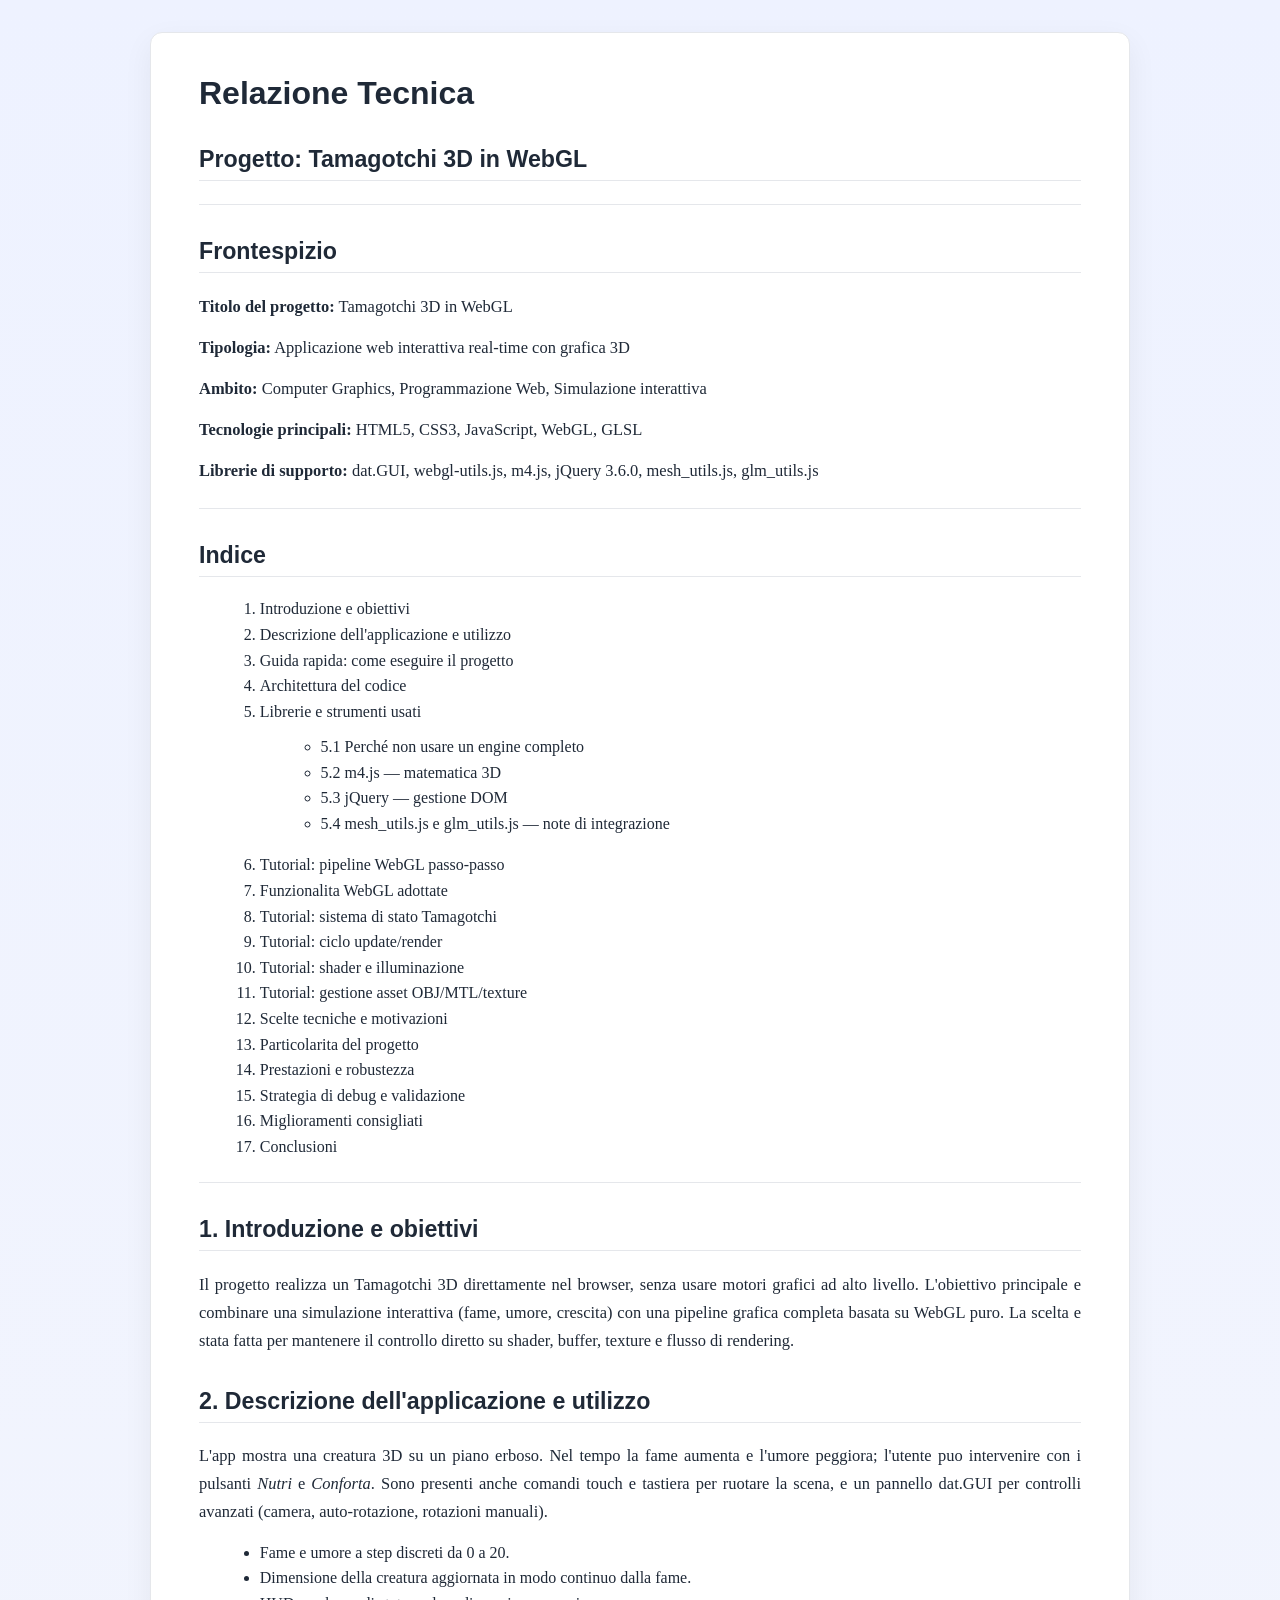
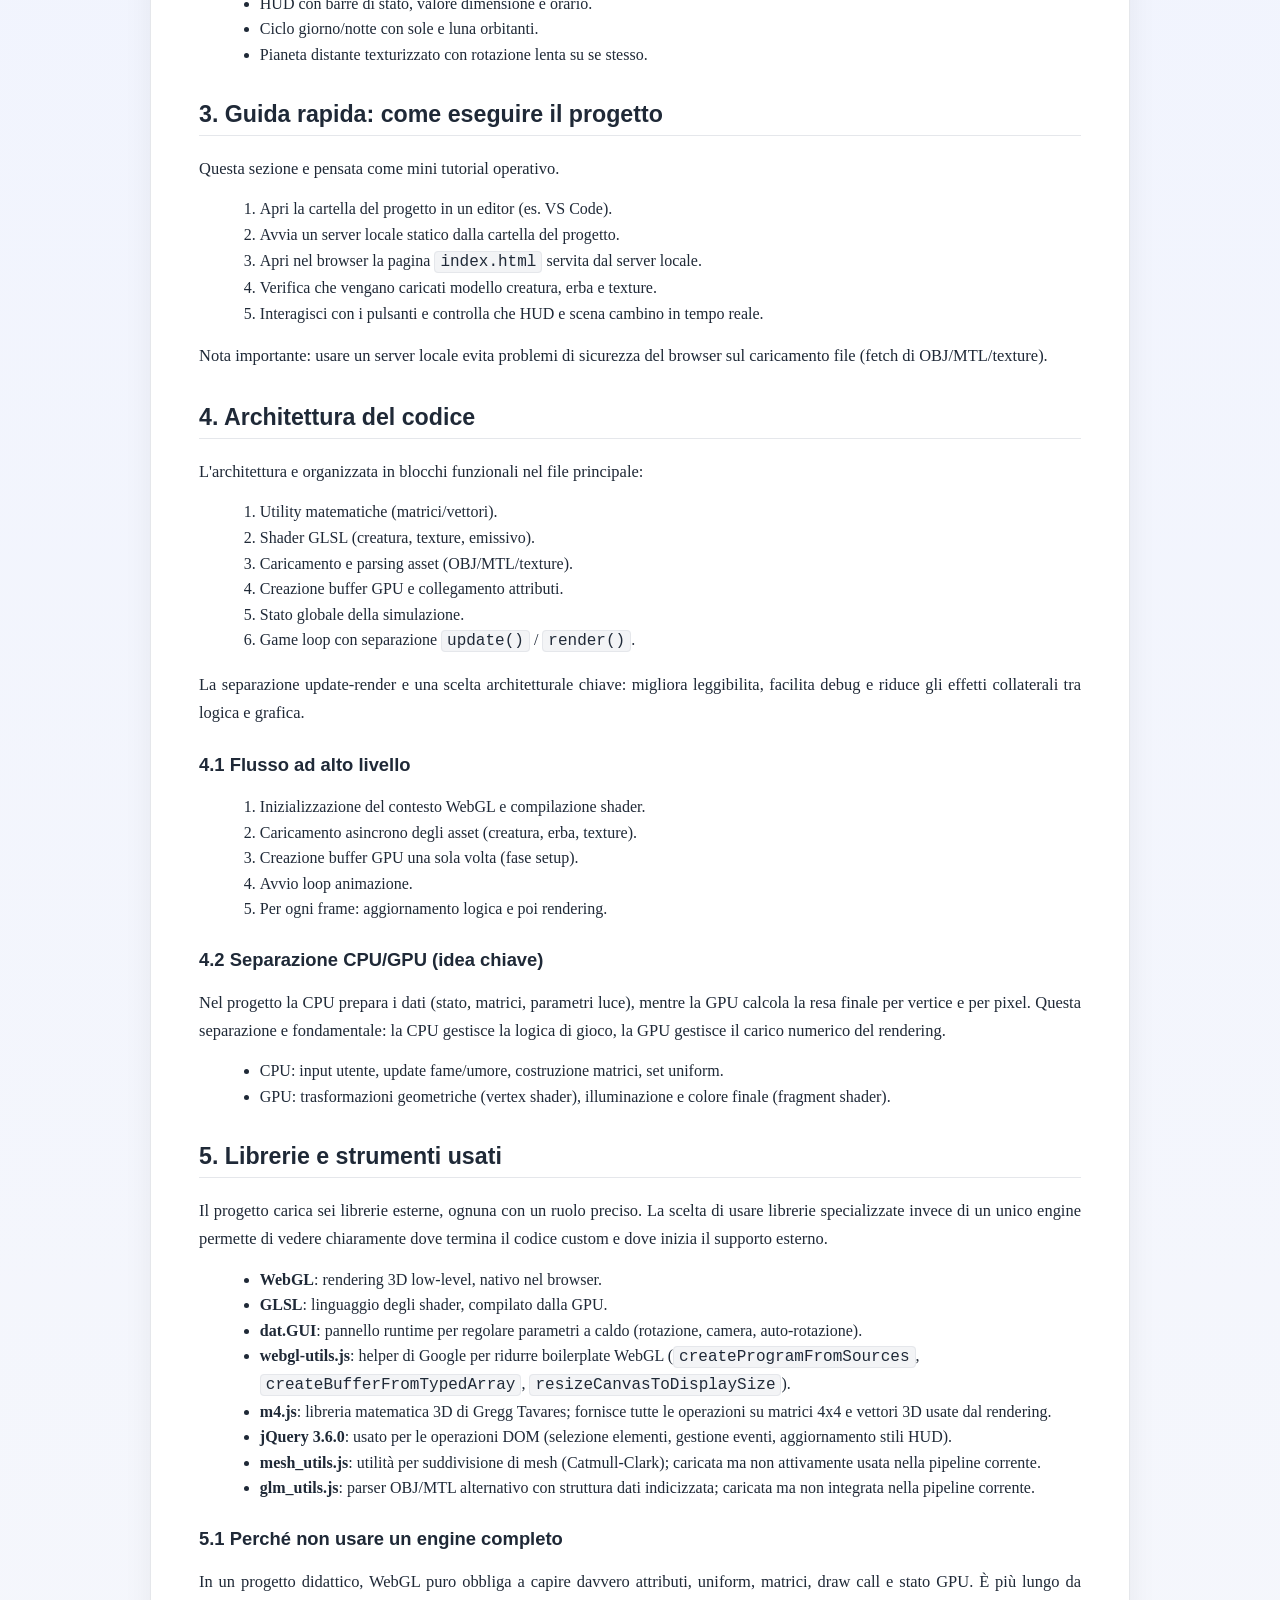
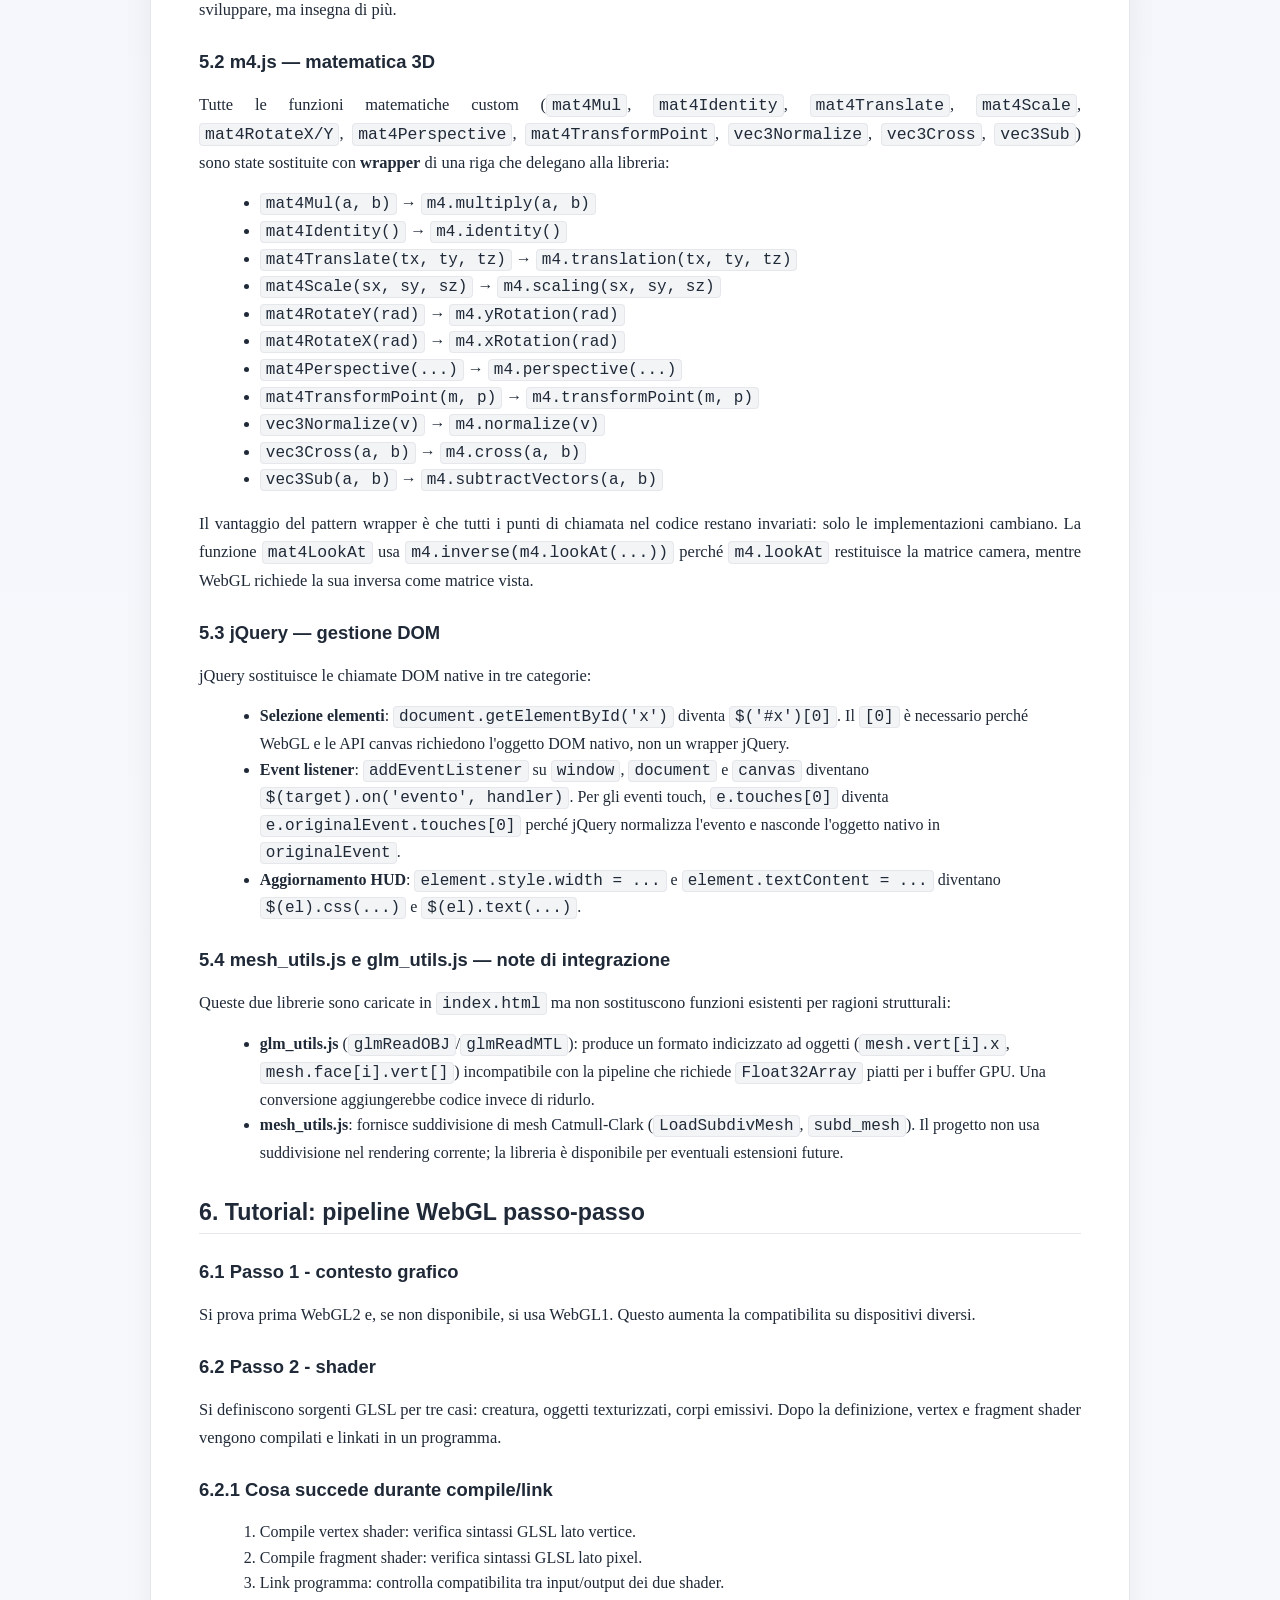
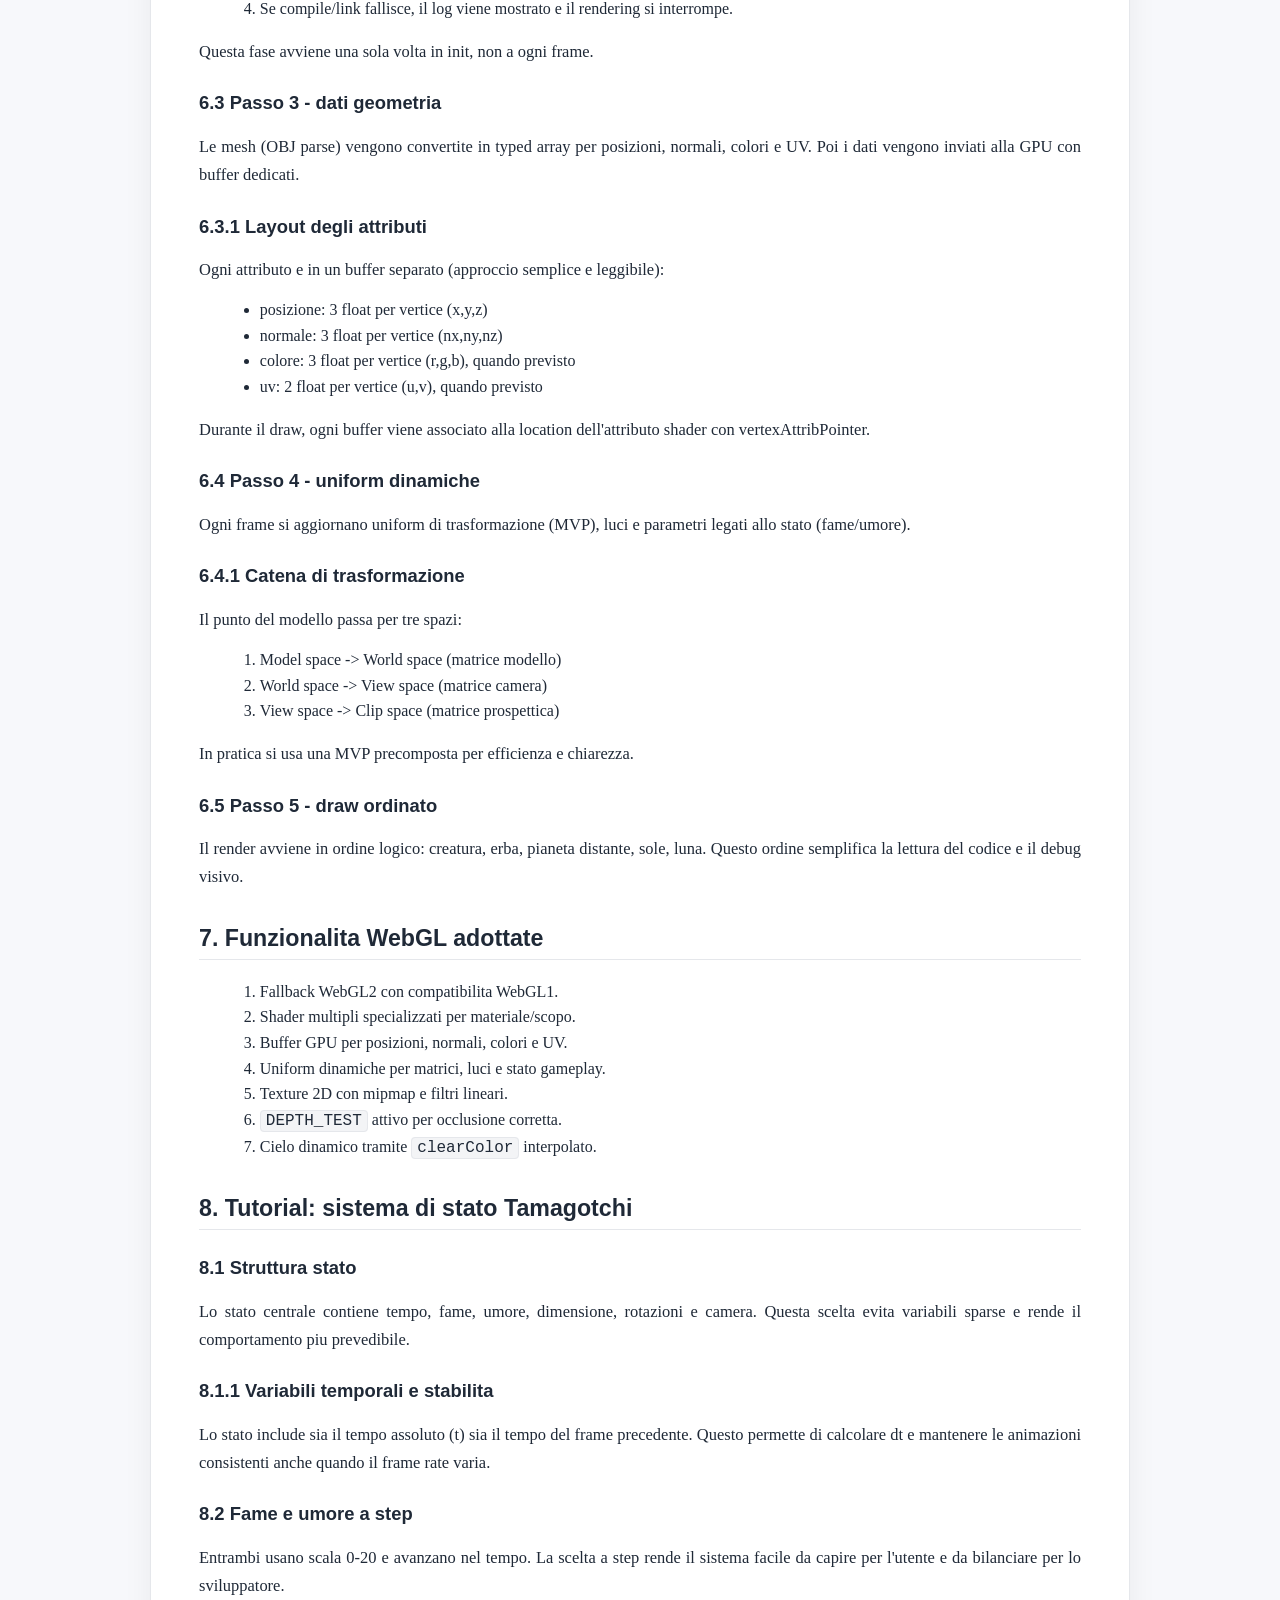
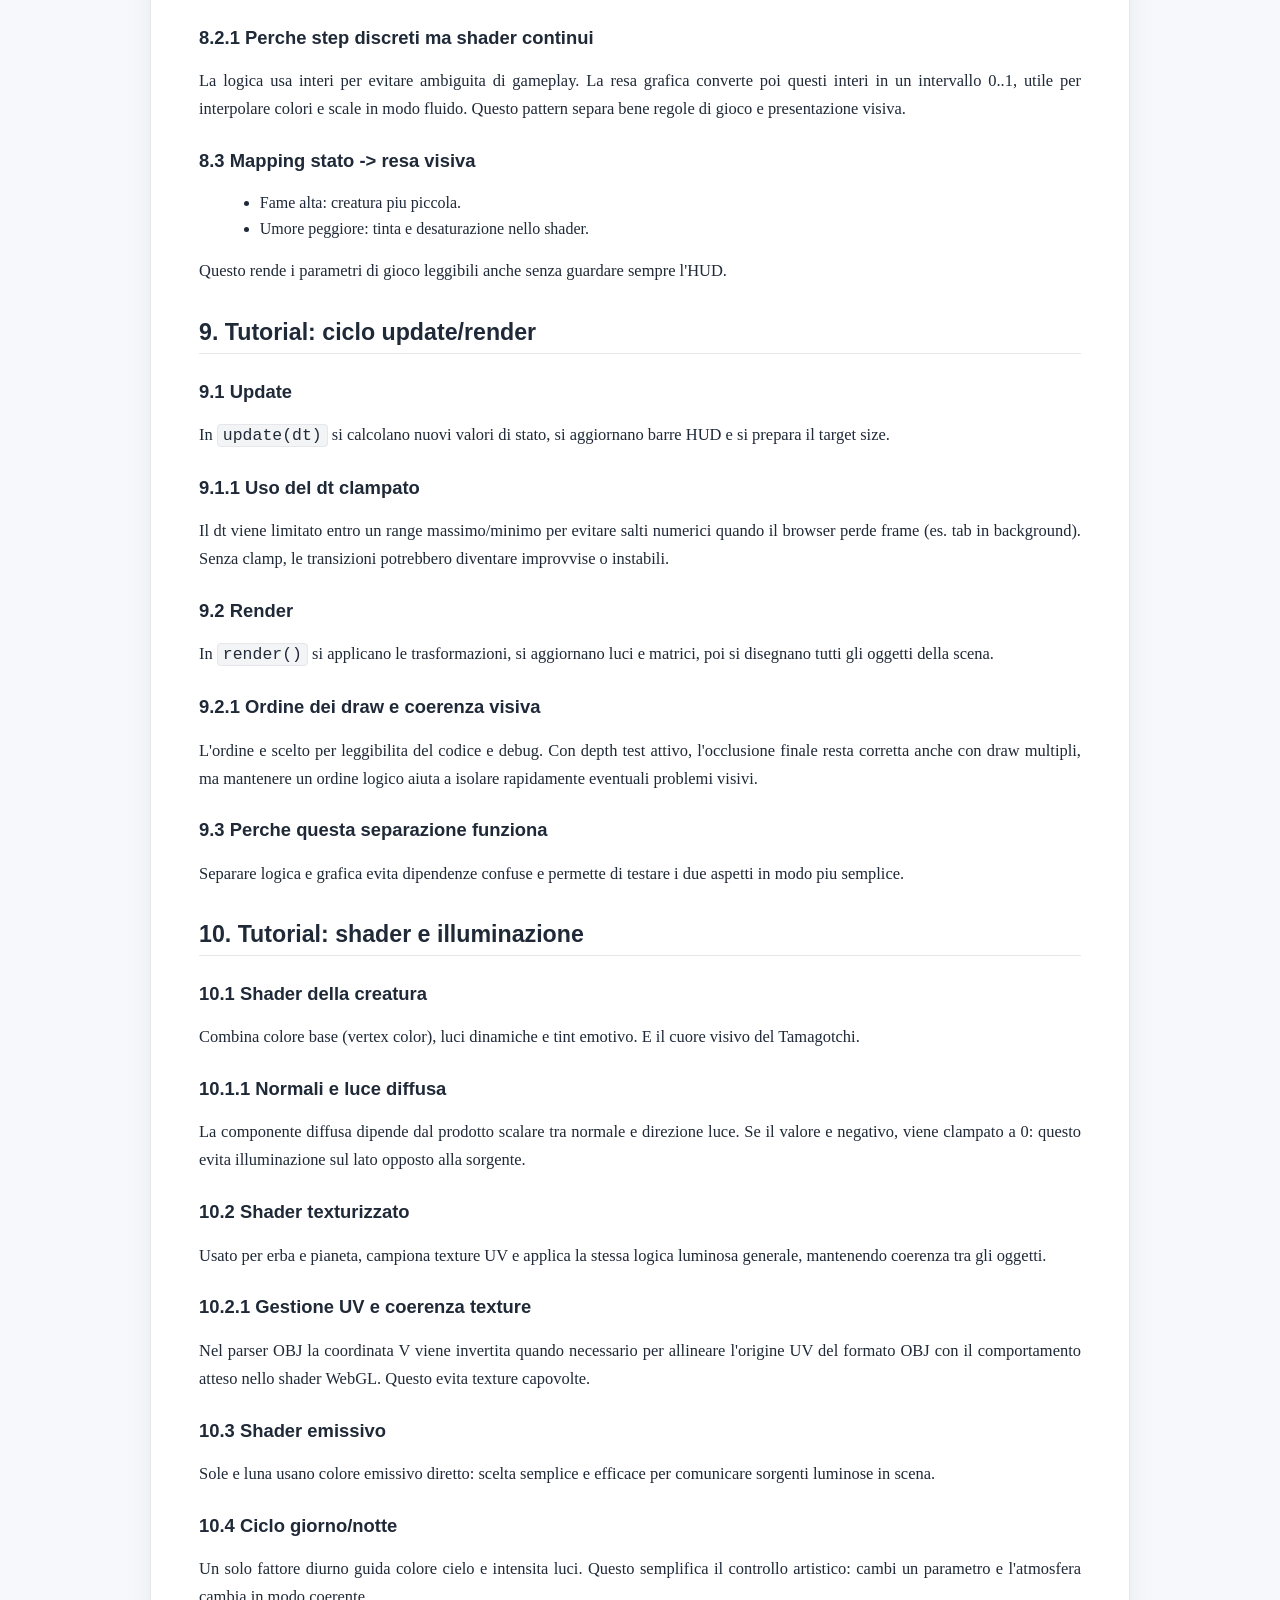
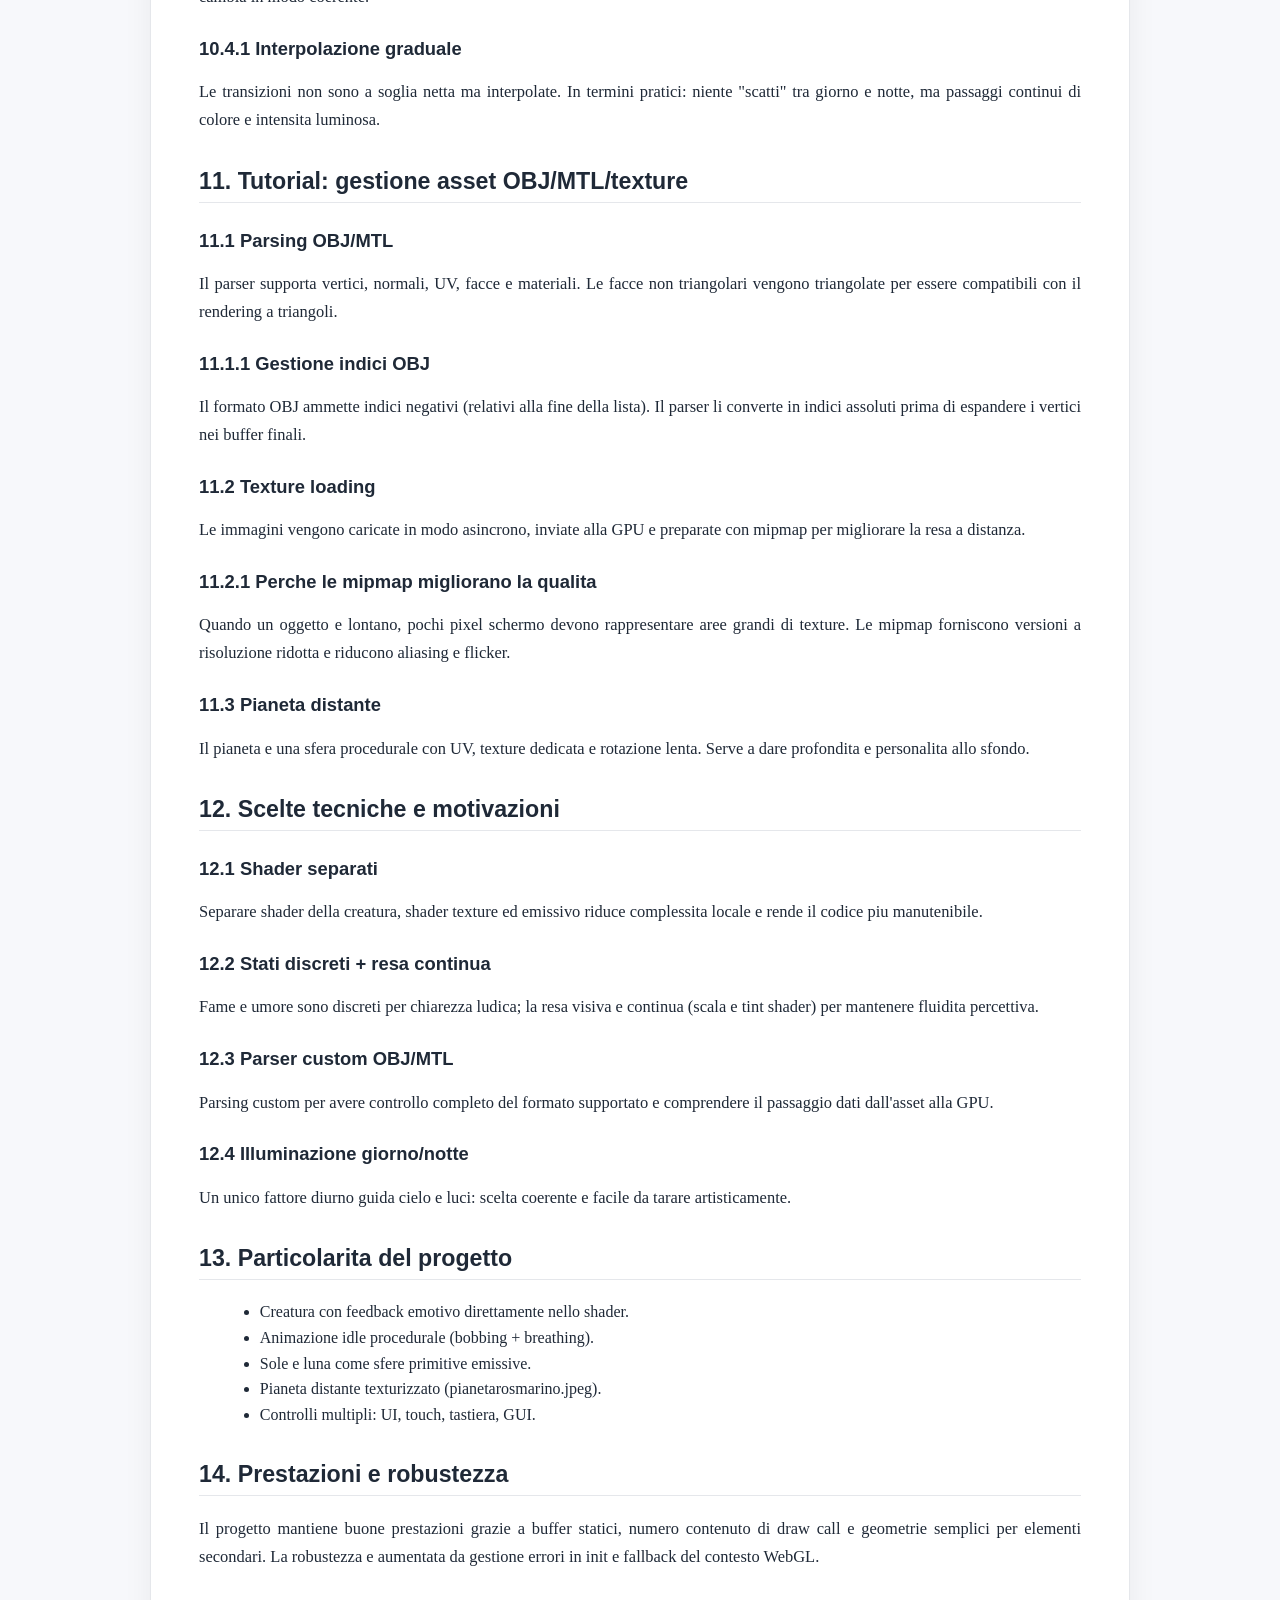
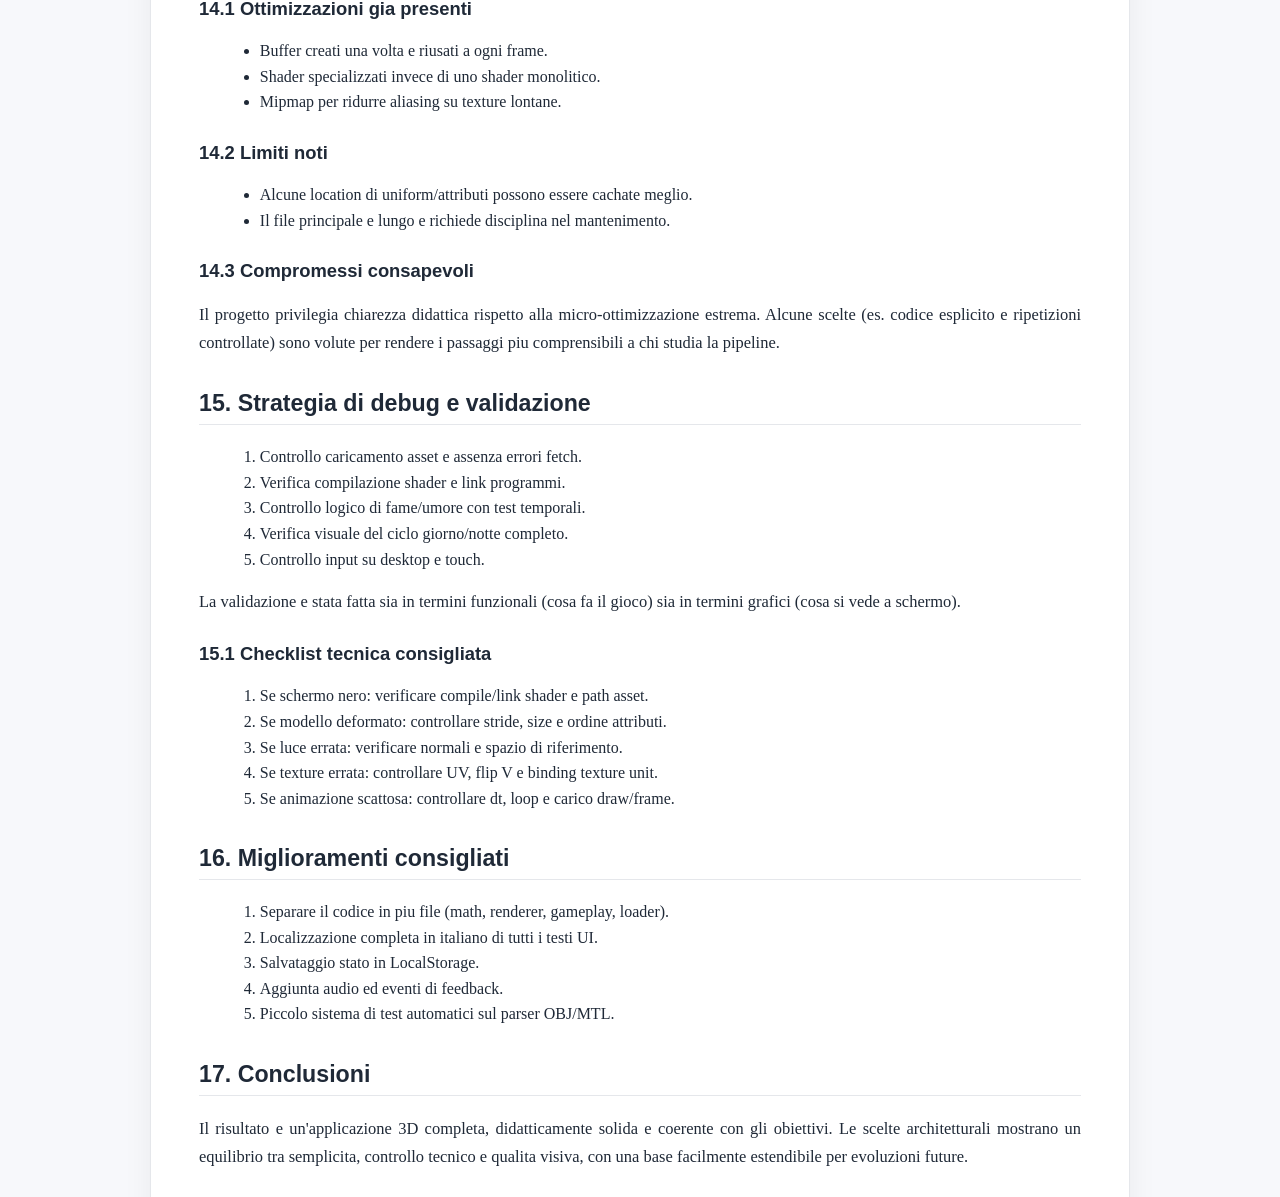
<file: project/RELAZIONE.html>
﻿<!doctype html>
<html lang="it">
<head>
  <meta charset="utf-8">
  <meta name="viewport" content="width=device-width, initial-scale=1">
  <title>Relazione Tecnica - Tamagotchi 3D in WebGL</title>
  <style>:root{--bg:#f7f8fb;--paper:#fff;--text:#1f2937;--border:#e5e7eb;--accent:#0f766e}*{box-sizing:border-box}body{margin:0;font-family:Georgia,"Times New Roman",serif;color:var(--text);background:linear-gradient(180deg,#eef2ff 0%,var(--bg) 40%)}main{max-width:980px;margin:32px auto;background:var(--paper);border:1px solid var(--border);border-radius:12px;padding:40px 48px;box-shadow:0 10px 30px rgba(0,0,0,.06)}h1,h2,h3{font-family:"Segoe UI",Tahoma,sans-serif;line-height:1.25;margin-top:1.4em}h1{font-size:2rem;margin-top:0}h2{font-size:1.45rem;border-bottom:1px solid var(--border);padding-bottom:6px}h3{font-size:1.15rem}p{font-size:1.03rem;line-height:1.7;margin:.8em 0;text-align:justify}ul,ol{margin:.6em 0 1em 1.3em;line-height:1.6}hr{border:0;border-top:1px solid var(--border);margin:1.4em 0}code{font-family:Consolas,Monaco,monospace;background:#f3f4f6;border:1px solid #e5e7eb;border-radius:4px;padding:1px 5px}a{color:var(--accent);text-decoration:none}a:hover{text-decoration:underline}</style>
</head>
<body>
<main>
<h1>Relazione Tecnica</h1>
<h2>Progetto: Tamagotchi 3D in WebGL</h2>

<hr>

<h2>Frontespizio</h2>
<p><strong>Titolo del progetto:</strong> Tamagotchi 3D in WebGL</p>
<p><strong>Tipologia:</strong> Applicazione web interattiva real-time con grafica 3D</p>
<p><strong>Ambito:</strong> Computer Graphics, Programmazione Web, Simulazione interattiva</p>
<p><strong>Tecnologie principali:</strong> HTML5, CSS3, JavaScript, WebGL, GLSL</p>
<p><strong>Librerie di supporto:</strong> dat.GUI, webgl-utils.js, m4.js, jQuery 3.6.0, mesh_utils.js, glm_utils.js</p>

<hr>

<h2>Indice</h2>
<ol>
<li>Introduzione e obiettivi</li>
<li>Descrizione dell'applicazione e utilizzo</li>
<li>Guida rapida: come eseguire il progetto</li>
<li>Architettura del codice</li>
<li>Librerie e strumenti usati
<ul>
<li>5.1 Perché non usare un engine completo</li>
<li>5.2 m4.js — matematica 3D</li>
<li>5.3 jQuery — gestione DOM</li>
<li>5.4 mesh_utils.js e glm_utils.js — note di integrazione</li>
</ul>
</li>
<li>Tutorial: pipeline WebGL passo-passo</li>
<li>Funzionalita WebGL adottate</li>
<li>Tutorial: sistema di stato Tamagotchi</li>
<li>Tutorial: ciclo update/render</li>
<li>Tutorial: shader e illuminazione</li>
<li>Tutorial: gestione asset OBJ/MTL/texture</li>
<li>Scelte tecniche e motivazioni</li>
<li>Particolarita del progetto</li>
<li>Prestazioni e robustezza</li>
<li>Strategia di debug e validazione</li>
<li>Miglioramenti consigliati</li>
<li>Conclusioni</li>
</ol>

<hr>

<h2>1. Introduzione e obiettivi</h2>
<p>Il progetto realizza un Tamagotchi 3D direttamente nel browser, senza usare motori grafici ad alto livello. L'obiettivo principale e combinare una simulazione interattiva (fame, umore, crescita) con una pipeline grafica completa basata su WebGL puro. La scelta e stata fatta per mantenere il controllo diretto su shader, buffer, texture e flusso di rendering.</p>

<h2>2. Descrizione dell'applicazione e utilizzo</h2>
<p>L'app mostra una creatura 3D su un piano erboso. Nel tempo la fame aumenta e l'umore peggiora; l'utente puo intervenire con i pulsanti <em>Nutri</em> e <em>Conforta</em>. Sono presenti anche comandi touch e tastiera per ruotare la scena, e un pannello dat.GUI per controlli avanzati (camera, auto-rotazione, rotazioni manuali).</p>
<ul>
<li>Fame e umore a step discreti da 0 a 20.</li>
<li>Dimensione della creatura aggiornata in modo continuo dalla fame.</li>
<li>HUD con barre di stato, valore dimensione e orario.</li>
<li>Ciclo giorno/notte con sole e luna orbitanti.</li>
<li>Pianeta distante texturizzato con rotazione lenta su se stesso.</li>
</ul>

<h2>3. Guida rapida: come eseguire il progetto</h2>
<p>Questa sezione e pensata come mini tutorial operativo.</p>
<ol>
<li>Apri la cartella del progetto in un editor (es. VS Code).</li>
<li>Avvia un server locale statico dalla cartella del progetto.</li>
<li>Apri nel browser la pagina <code>index.html</code> servita dal server locale.</li>
<li>Verifica che vengano caricati modello creatura, erba e texture.</li>
<li>Interagisci con i pulsanti e controlla che HUD e scena cambino in tempo reale.</li>
</ol>
<p>Nota importante: usare un server locale evita problemi di sicurezza del browser sul caricamento file (fetch di OBJ/MTL/texture).</p>

<h2>4. Architettura del codice</h2>
<p>L'architettura e organizzata in blocchi funzionali nel file principale:</p>
<ol>
<li>Utility matematiche (matrici/vettori).</li>
<li>Shader GLSL (creatura, texture, emissivo).</li>
<li>Caricamento e parsing asset (OBJ/MTL/texture).</li>
<li>Creazione buffer GPU e collegamento attributi.</li>
<li>Stato globale della simulazione.</li>
<li>Game loop con separazione <code>update()</code> / <code>render()</code>.</li>
</ol>
<p>La separazione update-render e una scelta architetturale chiave: migliora leggibilita, facilita debug e riduce gli effetti collaterali tra logica e grafica.</p>

<h3>4.1 Flusso ad alto livello</h3>
<ol>
<li>Inizializzazione del contesto WebGL e compilazione shader.</li>
<li>Caricamento asincrono degli asset (creatura, erba, texture).</li>
<li>Creazione buffer GPU una sola volta (fase setup).</li>
<li>Avvio loop animazione.</li>
<li>Per ogni frame: aggiornamento logica e poi rendering.</li>
</ol>

<h3>4.2 Separazione CPU/GPU (idea chiave)</h3>
<p>Nel progetto la CPU prepara i dati (stato, matrici, parametri luce), mentre la GPU calcola la resa finale per vertice e per pixel. Questa separazione e fondamentale: la CPU gestisce la logica di gioco, la GPU gestisce il carico numerico del rendering.</p>
<ul>
<li>CPU: input utente, update fame/umore, costruzione matrici, set uniform.</li>
<li>GPU: trasformazioni geometriche (vertex shader), illuminazione e colore finale (fragment shader).</li>
</ul>

<h2>5. Librerie e strumenti usati</h2>
<p>Il progetto carica sei librerie esterne, ognuna con un ruolo preciso. La scelta di usare librerie specializzate invece di un unico engine permette di vedere chiaramente dove termina il codice custom e dove inizia il supporto esterno.</p>
<ul>
<li><strong>WebGL</strong>: rendering 3D low-level, nativo nel browser.</li>
<li><strong>GLSL</strong>: linguaggio degli shader, compilato dalla GPU.</li>
<li><strong>dat.GUI</strong>: pannello runtime per regolare parametri a caldo (rotazione, camera, auto-rotazione).</li>
<li><strong>webgl-utils.js</strong>: helper di Google per ridurre boilerplate WebGL (<code>createProgramFromSources</code>, <code>createBufferFromTypedArray</code>, <code>resizeCanvasToDisplaySize</code>).</li>
<li><strong>m4.js</strong>: libreria matematica 3D di Gregg Tavares; fornisce tutte le operazioni su matrici 4x4 e vettori 3D usate dal rendering.</li>
<li><strong>jQuery 3.6.0</strong>: usato per le operazioni DOM (selezione elementi, gestione eventi, aggiornamento stili HUD).</li>
<li><strong>mesh_utils.js</strong>: utilità per suddivisione di mesh (Catmull-Clark); caricata ma non attivamente usata nella pipeline corrente.</li>
<li><strong>glm_utils.js</strong>: parser OBJ/MTL alternativo con struttura dati indicizzata; caricata ma non integrata nella pipeline corrente.</li>
</ul>

<h3>5.1 Perché non usare un engine completo</h3>
<p>In un progetto didattico, WebGL puro obbliga a capire davvero attributi, uniform, matrici, draw call e stato GPU. È più lungo da sviluppare, ma insegna di più.</p>

<h3>5.2 m4.js — matematica 3D</h3>
<p>Tutte le funzioni matematiche custom (<code>mat4Mul</code>, <code>mat4Identity</code>, <code>mat4Translate</code>, <code>mat4Scale</code>, <code>mat4RotateX/Y</code>, <code>mat4Perspective</code>, <code>mat4TransformPoint</code>, <code>vec3Normalize</code>, <code>vec3Cross</code>, <code>vec3Sub</code>) sono state sostituite con <strong>wrapper</strong> di una riga che delegano alla libreria:</p>
<ul>
<li><code>mat4Mul(a, b)</code> → <code>m4.multiply(a, b)</code></li>
<li><code>mat4Identity()</code> → <code>m4.identity()</code></li>
<li><code>mat4Translate(tx, ty, tz)</code> → <code>m4.translation(tx, ty, tz)</code></li>
<li><code>mat4Scale(sx, sy, sz)</code> → <code>m4.scaling(sx, sy, sz)</code></li>
<li><code>mat4RotateY(rad)</code> → <code>m4.yRotation(rad)</code></li>
<li><code>mat4RotateX(rad)</code> → <code>m4.xRotation(rad)</code></li>
<li><code>mat4Perspective(...)</code> → <code>m4.perspective(...)</code></li>
<li><code>mat4TransformPoint(m, p)</code> → <code>m4.transformPoint(m, p)</code></li>
<li><code>vec3Normalize(v)</code> → <code>m4.normalize(v)</code></li>
<li><code>vec3Cross(a, b)</code> → <code>m4.cross(a, b)</code></li>
<li><code>vec3Sub(a, b)</code> → <code>m4.subtractVectors(a, b)</code></li>
</ul>
<p>Il vantaggio del pattern wrapper è che tutti i punti di chiamata nel codice restano invariati: solo le implementazioni cambiano. La funzione <code>mat4LookAt</code> usa <code>m4.inverse(m4.lookAt(...))</code> perché <code>m4.lookAt</code> restituisce la matrice camera, mentre WebGL richiede la sua inversa come matrice vista.</p>

<h3>5.3 jQuery — gestione DOM</h3>
<p>jQuery sostituisce le chiamate DOM native in tre categorie:</p>
<ul>
<li><strong>Selezione elementi</strong>: <code>document.getElementById('x')</code> diventa <code>$('#x')[0]</code>. Il <code>[0]</code> è necessario perché WebGL e le API canvas richiedono l'oggetto DOM nativo, non un wrapper jQuery.</li>
<li><strong>Event listener</strong>: <code>addEventListener</code> su <code>window</code>, <code>document</code> e <code>canvas</code> diventano <code>$(target).on('evento', handler)</code>. Per gli eventi touch, <code>e.touches[0]</code> diventa <code>e.originalEvent.touches[0]</code> perché jQuery normalizza l'evento e nasconde l'oggetto nativo in <code>originalEvent</code>.</li>
<li><strong>Aggiornamento HUD</strong>: <code>element.style.width = ...</code> e <code>element.textContent = ...</code> diventano <code>$(el).css(...)</code> e <code>$(el).text(...)</code>.</li>
</ul>

<h3>5.4 mesh_utils.js e glm_utils.js — note di integrazione</h3>
<p>Queste due librerie sono caricate in <code>index.html</code> ma non sostituscono funzioni esistenti per ragioni strutturali:</p>
<ul>
<li><strong>glm_utils.js</strong> (<code>glmReadOBJ</code>/<code>glmReadMTL</code>): produce un formato indicizzato ad oggetti (<code>mesh.vert[i].x</code>, <code>mesh.face[i].vert[]</code>) incompatibile con la pipeline che richiede <code>Float32Array</code> piatti per i buffer GPU. Una conversione aggiungerebbe codice invece di ridurlo.</li>
<li><strong>mesh_utils.js</strong>: fornisce suddivisione di mesh Catmull-Clark (<code>LoadSubdivMesh</code>, <code>subd_mesh</code>). Il progetto non usa suddivisione nel rendering corrente; la libreria è disponibile per eventuali estensioni future.</li>
</ul>

<h2>6. Tutorial: pipeline WebGL passo-passo</h2>
<h3>6.1 Passo 1 - contesto grafico</h3>
<p>Si prova prima WebGL2 e, se non disponibile, si usa WebGL1. Questo aumenta la compatibilita su dispositivi diversi.</p>

<h3>6.2 Passo 2 - shader</h3>
<p>Si definiscono sorgenti GLSL per tre casi: creatura, oggetti texturizzati, corpi emissivi. Dopo la definizione, vertex e fragment shader vengono compilati e linkati in un programma.</p>

<h3>6.2.1 Cosa succede durante compile/link</h3>
<ol>
<li>Compile vertex shader: verifica sintassi GLSL lato vertice.</li>
<li>Compile fragment shader: verifica sintassi GLSL lato pixel.</li>
<li>Link programma: controlla compatibilita tra input/output dei due shader.</li>
<li>Se compile/link fallisce, il log viene mostrato e il rendering si interrompe.</li>
</ol>
<p>Questa fase avviene una sola volta in init, non a ogni frame.</p>

<h3>6.3 Passo 3 - dati geometria</h3>
<p>Le mesh (OBJ parse) vengono convertite in typed array per posizioni, normali, colori e UV. Poi i dati vengono inviati alla GPU con buffer dedicati.</p>

<h3>6.3.1 Layout degli attributi</h3>
<p>Ogni attributo e in un buffer separato (approccio semplice e leggibile):</p>
<ul>
<li>posizione: 3 float per vertice (x,y,z)</li>
<li>normale: 3 float per vertice (nx,ny,nz)</li>
<li>colore: 3 float per vertice (r,g,b), quando previsto</li>
<li>uv: 2 float per vertice (u,v), quando previsto</li>
</ul>
<p>Durante il draw, ogni buffer viene associato alla location dell'attributo shader con vertexAttribPointer.</p>

<h3>6.4 Passo 4 - uniform dinamiche</h3>
<p>Ogni frame si aggiornano uniform di trasformazione (MVP), luci e parametri legati allo stato (fame/umore).</p>

<h3>6.4.1 Catena di trasformazione</h3>
<p>Il punto del modello passa per tre spazi:</p>
<ol>
<li>Model space -> World space (matrice modello)</li>
<li>World space -> View space (matrice camera)</li>
<li>View space -> Clip space (matrice prospettica)</li>
</ol>
<p>In pratica si usa una MVP precomposta per efficienza e chiarezza.</p>

<h3>6.5 Passo 5 - draw ordinato</h3>
<p>Il render avviene in ordine logico: creatura, erba, pianeta distante, sole, luna. Questo ordine semplifica la lettura del codice e il debug visivo.</p>

<h2>7. Funzionalita WebGL adottate</h2>
<ol>
<li>Fallback WebGL2 con compatibilita WebGL1.</li>
<li>Shader multipli specializzati per materiale/scopo.</li>
<li>Buffer GPU per posizioni, normali, colori e UV.</li>
<li>Uniform dinamiche per matrici, luci e stato gameplay.</li>
<li>Texture 2D con mipmap e filtri lineari.</li>
<li><code>DEPTH_TEST</code> attivo per occlusione corretta.</li>
<li>Cielo dinamico tramite <code>clearColor</code> interpolato.</li>
</ol>

<h2>8. Tutorial: sistema di stato Tamagotchi</h2>
<h3>8.1 Struttura stato</h3>
<p>Lo stato centrale contiene tempo, fame, umore, dimensione, rotazioni e camera. Questa scelta evita variabili sparse e rende il comportamento piu prevedibile.</p>

<h3>8.1.1 Variabili temporali e stabilita</h3>
<p>Lo stato include sia il tempo assoluto (t) sia il tempo del frame precedente. Questo permette di calcolare dt e mantenere le animazioni consistenti anche quando il frame rate varia.</p>

<h3>8.2 Fame e umore a step</h3>
<p>Entrambi usano scala 0-20 e avanzano nel tempo. La scelta a step rende il sistema facile da capire per l'utente e da bilanciare per lo sviluppatore.</p>

<h3>8.2.1 Perche step discreti ma shader continui</h3>
<p>La logica usa interi per evitare ambiguita di gameplay. La resa grafica converte poi questi interi in un intervallo 0..1, utile per interpolare colori e scale in modo fluido. Questo pattern separa bene regole di gioco e presentazione visiva.</p>

<h3>8.3 Mapping stato -> resa visiva</h3>
<ul>
<li>Fame alta: creatura piu piccola.</li>
<li>Umore peggiore: tinta e desaturazione nello shader.</li>
</ul>
<p>Questo rende i parametri di gioco leggibili anche senza guardare sempre l'HUD.</p>

<h2>9. Tutorial: ciclo update/render</h2>
<h3>9.1 Update</h3>
<p>In <code>update(dt)</code> si calcolano nuovi valori di stato, si aggiornano barre HUD e si prepara il target size.</p>

<h3>9.1.1 Uso del dt clampato</h3>
<p>Il dt viene limitato entro un range massimo/minimo per evitare salti numerici quando il browser perde frame (es. tab in background). Senza clamp, le transizioni potrebbero diventare improvvise o instabili.</p>

<h3>9.2 Render</h3>
<p>In <code>render()</code> si applicano le trasformazioni, si aggiornano luci e matrici, poi si disegnano tutti gli oggetti della scena.</p>

<h3>9.2.1 Ordine dei draw e coerenza visiva</h3>
<p>L'ordine e scelto per leggibilita del codice e debug. Con depth test attivo, l'occlusione finale resta corretta anche con draw multipli, ma mantenere un ordine logico aiuta a isolare rapidamente eventuali problemi visivi.</p>

<h3>9.3 Perche questa separazione funziona</h3>
<p>Separare logica e grafica evita dipendenze confuse e permette di testare i due aspetti in modo piu semplice.</p>

<h2>10. Tutorial: shader e illuminazione</h2>
<h3>10.1 Shader della creatura</h3>
<p>Combina colore base (vertex color), luci dinamiche e tint emotivo. E il cuore visivo del Tamagotchi.</p>

<h3>10.1.1 Normali e luce diffusa</h3>
<p>La componente diffusa dipende dal prodotto scalare tra normale e direzione luce. Se il valore e negativo, viene clampato a 0: questo evita illuminazione sul lato opposto alla sorgente.</p>

<h3>10.2 Shader texturizzato</h3>
<p>Usato per erba e pianeta, campiona texture UV e applica la stessa logica luminosa generale, mantenendo coerenza tra gli oggetti.</p>

<h3>10.2.1 Gestione UV e coerenza texture</h3>
<p>Nel parser OBJ la coordinata V viene invertita quando necessario per allineare l'origine UV del formato OBJ con il comportamento atteso nello shader WebGL. Questo evita texture capovolte.</p>

<h3>10.3 Shader emissivo</h3>
<p>Sole e luna usano colore emissivo diretto: scelta semplice e efficace per comunicare sorgenti luminose in scena.</p>

<h3>10.4 Ciclo giorno/notte</h3>
<p>Un solo fattore diurno guida colore cielo e intensita luci. Questo semplifica il controllo artistico: cambi un parametro e l'atmosfera cambia in modo coerente.</p>

<h3>10.4.1 Interpolazione graduale</h3>
<p>Le transizioni non sono a soglia netta ma interpolate. In termini pratici: niente "scatti" tra giorno e notte, ma passaggi continui di colore e intensita luminosa.</p>

<h2>11. Tutorial: gestione asset OBJ/MTL/texture</h2>
<h3>11.1 Parsing OBJ/MTL</h3>
<p>Il parser supporta vertici, normali, UV, facce e materiali. Le facce non triangolari vengono triangolate per essere compatibili con il rendering a triangoli.</p>

<h3>11.1.1 Gestione indici OBJ</h3>
<p>Il formato OBJ ammette indici negativi (relativi alla fine della lista). Il parser li converte in indici assoluti prima di espandere i vertici nei buffer finali.</p>

<h3>11.2 Texture loading</h3>
<p>Le immagini vengono caricate in modo asincrono, inviate alla GPU e preparate con mipmap per migliorare la resa a distanza.</p>

<h3>11.2.1 Perche le mipmap migliorano la qualita</h3>
<p>Quando un oggetto e lontano, pochi pixel schermo devono rappresentare aree grandi di texture. Le mipmap forniscono versioni a risoluzione ridotta e riducono aliasing e flicker.</p>

<h3>11.3 Pianeta distante</h3>
<p>Il pianeta e una sfera procedurale con UV, texture dedicata e rotazione lenta. Serve a dare profondita e personalita allo sfondo.</p>

<h2>12. Scelte tecniche e motivazioni</h2>
<h3>12.1 Shader separati</h3>
<p>Separare shader della creatura, shader texture ed emissivo riduce complessita locale e rende il codice piu manutenibile.</p>
<h3>12.2 Stati discreti + resa continua</h3>
<p>Fame e umore sono discreti per chiarezza ludica; la resa visiva e continua (scala e tint shader) per mantenere fluidita percettiva.</p>
<h3>12.3 Parser custom OBJ/MTL</h3>
<p>Parsing custom per avere controllo completo del formato supportato e comprendere il passaggio dati dall'asset alla GPU.</p>
<h3>12.4 Illuminazione giorno/notte</h3>
<p>Un unico fattore diurno guida cielo e luci: scelta coerente e facile da tarare artisticamente.</p>

<h2>13. Particolarita del progetto</h2>
<ul>
<li>Creatura con feedback emotivo direttamente nello shader.</li>
<li>Animazione idle procedurale (bobbing + breathing).</li>
<li>Sole e luna come sfere primitive emissive.</li>
<li>Pianeta distante texturizzato (pianetarosmarino.jpeg).</li>
<li>Controlli multipli: UI, touch, tastiera, GUI.</li>
</ul>

<h2>14. Prestazioni e robustezza</h2>
<p>Il progetto mantiene buone prestazioni grazie a buffer statici, numero contenuto di draw call e geometrie semplici per elementi secondari. La robustezza e aumentata da gestione errori in init e fallback del contesto WebGL.</p>

<h3>14.1 Ottimizzazioni gia presenti</h3>
<ul>
<li>Buffer creati una volta e riusati a ogni frame.</li>
<li>Shader specializzati invece di uno shader monolitico.</li>
<li>Mipmap per ridurre aliasing su texture lontane.</li>
</ul>

<h3>14.2 Limiti noti</h3>
<ul>
<li>Alcune location di uniform/attributi possono essere cachate meglio.</li>
<li>Il file principale e lungo e richiede disciplina nel mantenimento.</li>
</ul>

<h3>14.3 Compromessi consapevoli</h3>
<p>Il progetto privilegia chiarezza didattica rispetto alla micro-ottimizzazione estrema. Alcune scelte (es. codice esplicito e ripetizioni controllate) sono volute per rendere i passaggi piu comprensibili a chi studia la pipeline.</p>

<h2>15. Strategia di debug e validazione</h2>
<ol>
<li>Controllo caricamento asset e assenza errori fetch.</li>
<li>Verifica compilazione shader e link programmi.</li>
<li>Controllo logico di fame/umore con test temporali.</li>
<li>Verifica visuale del ciclo giorno/notte completo.</li>
<li>Controllo input su desktop e touch.</li>
</ol>
<p>La validazione e stata fatta sia in termini funzionali (cosa fa il gioco) sia in termini grafici (cosa si vede a schermo).</p>

<h3>15.1 Checklist tecnica consigliata</h3>
<ol>
<li>Se schermo nero: verificare compile/link shader e path asset.</li>
<li>Se modello deformato: controllare stride, size e ordine attributi.</li>
<li>Se luce errata: verificare normali e spazio di riferimento.</li>
<li>Se texture errata: controllare UV, flip V e binding texture unit.</li>
<li>Se animazione scattosa: controllare dt, loop e carico draw/frame.</li>
</ol>

<h2>16. Miglioramenti consigliati</h2>
<ol>
<li>Separare il codice in piu file (math, renderer, gameplay, loader).</li>
<li>Localizzazione completa in italiano di tutti i testi UI.</li>
<li>Salvataggio stato in LocalStorage.</li>
<li>Aggiunta audio ed eventi di feedback.</li>
<li>Piccolo sistema di test automatici sul parser OBJ/MTL.</li>
</ol>

<h2>17. Conclusioni</h2>
<p>Il risultato e un'applicazione 3D completa, didatticamente solida e coerente con gli obiettivi. Le scelte architetturali mostrano un equilibrio tra semplicita, controllo tecnico e qualita visiva, con una base facilmente estendibile per evoluzioni future.</p>
</main>
</body>
</html>
</file>
